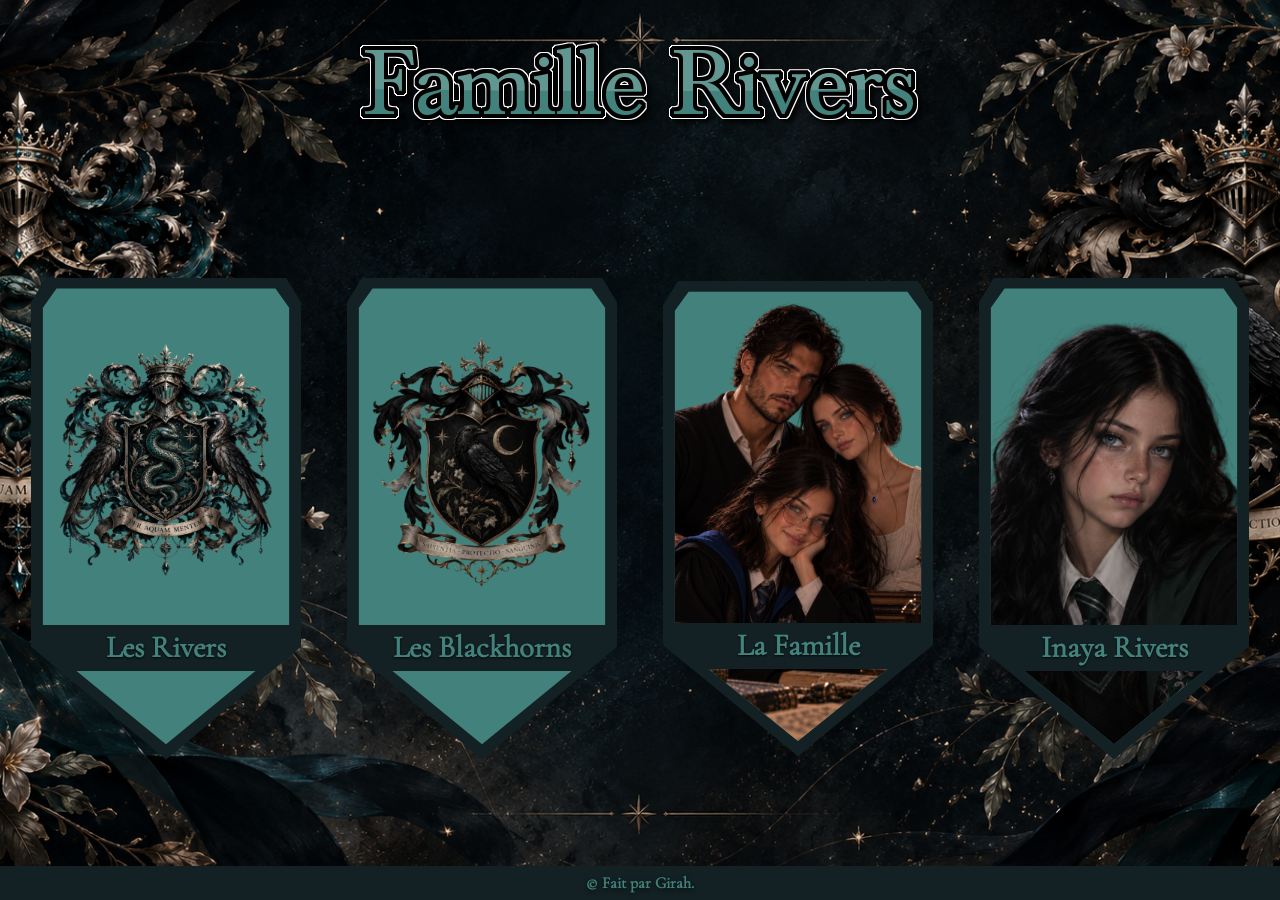
<file: index.html>
<!DOCTYPE html>
<html lang="en">
<head>
    <meta charset="UTF-8">
    <meta name="viewport" content="width=device-width, initial-scale=1.0">
    <title>La Famille Rivers</title>
    <link rel="stylesheet" href="css/style.css">
</head>
<body>

    <header>
        <img src="./img/titre_header.png" alt="Titre du site">
    </header>
    
    <main id="main-index">

       <div class="box-emblem" onclick="location.href='./pages/rivers.html';" style="cursor: pointer;">
            <div class="emblem-border">
                <img class="emblem" src="./img/embleme-rivers.png" alt="Embleme Rivers">
                <div class="emblem-text">Les Rivers</div> 
            </div>
        </div> 

        <div class="box-emblem" onclick="location.href='./pages/blackhorns.html';" style="cursor: pointer;">
            <div class="emblem-border">
                <img class="emblem" src="./img/embleme-blackhorns.png" alt="Embleme Blackhorns">
                <div class="emblem-text">Les Blackhorns</div> 
            </div>
        </div> 

        <div class="box-emblem" onclick="location.href='./pages/famille.html';" style="cursor: pointer;" >
            <div class="emblem-border">
                <img class="emblem" src="./img/parents.png" alt="Parents">
                <div class="emblem-text">La Famille</div>
            </div>
        </div>

        <div class="box-emblem" onclick="location.href='./pages/inaya.html';" style="cursor: pointer;">
            <div class="emblem-border">
                <img class="emblem" src="./img/inaya-portrait.png" alt="Profil Inaya">
                <div class="emblem-text">Inaya Rivers</div>
            </div>
        </div>
        
    </main>

    <footer>
        <p>&copy; Fait par Girah.</p>
    </footer>
</body>
</html>
</file>
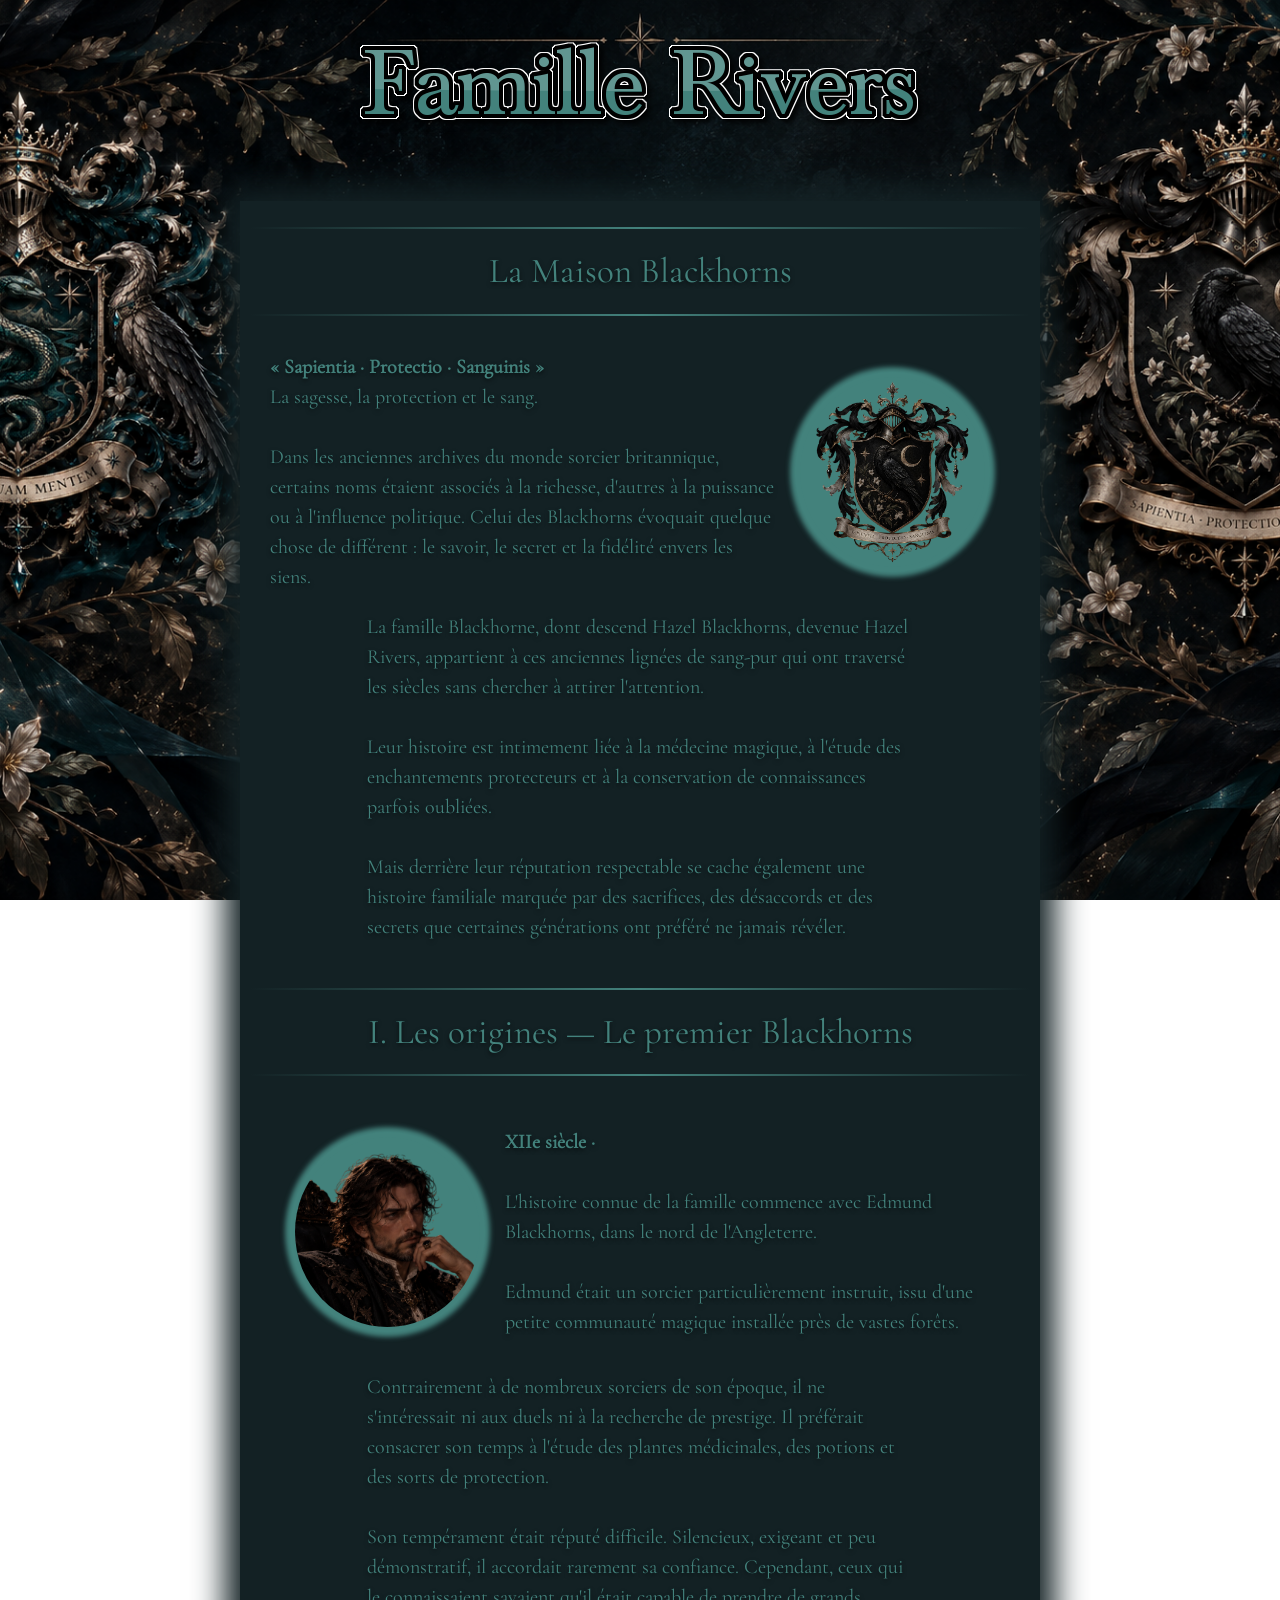
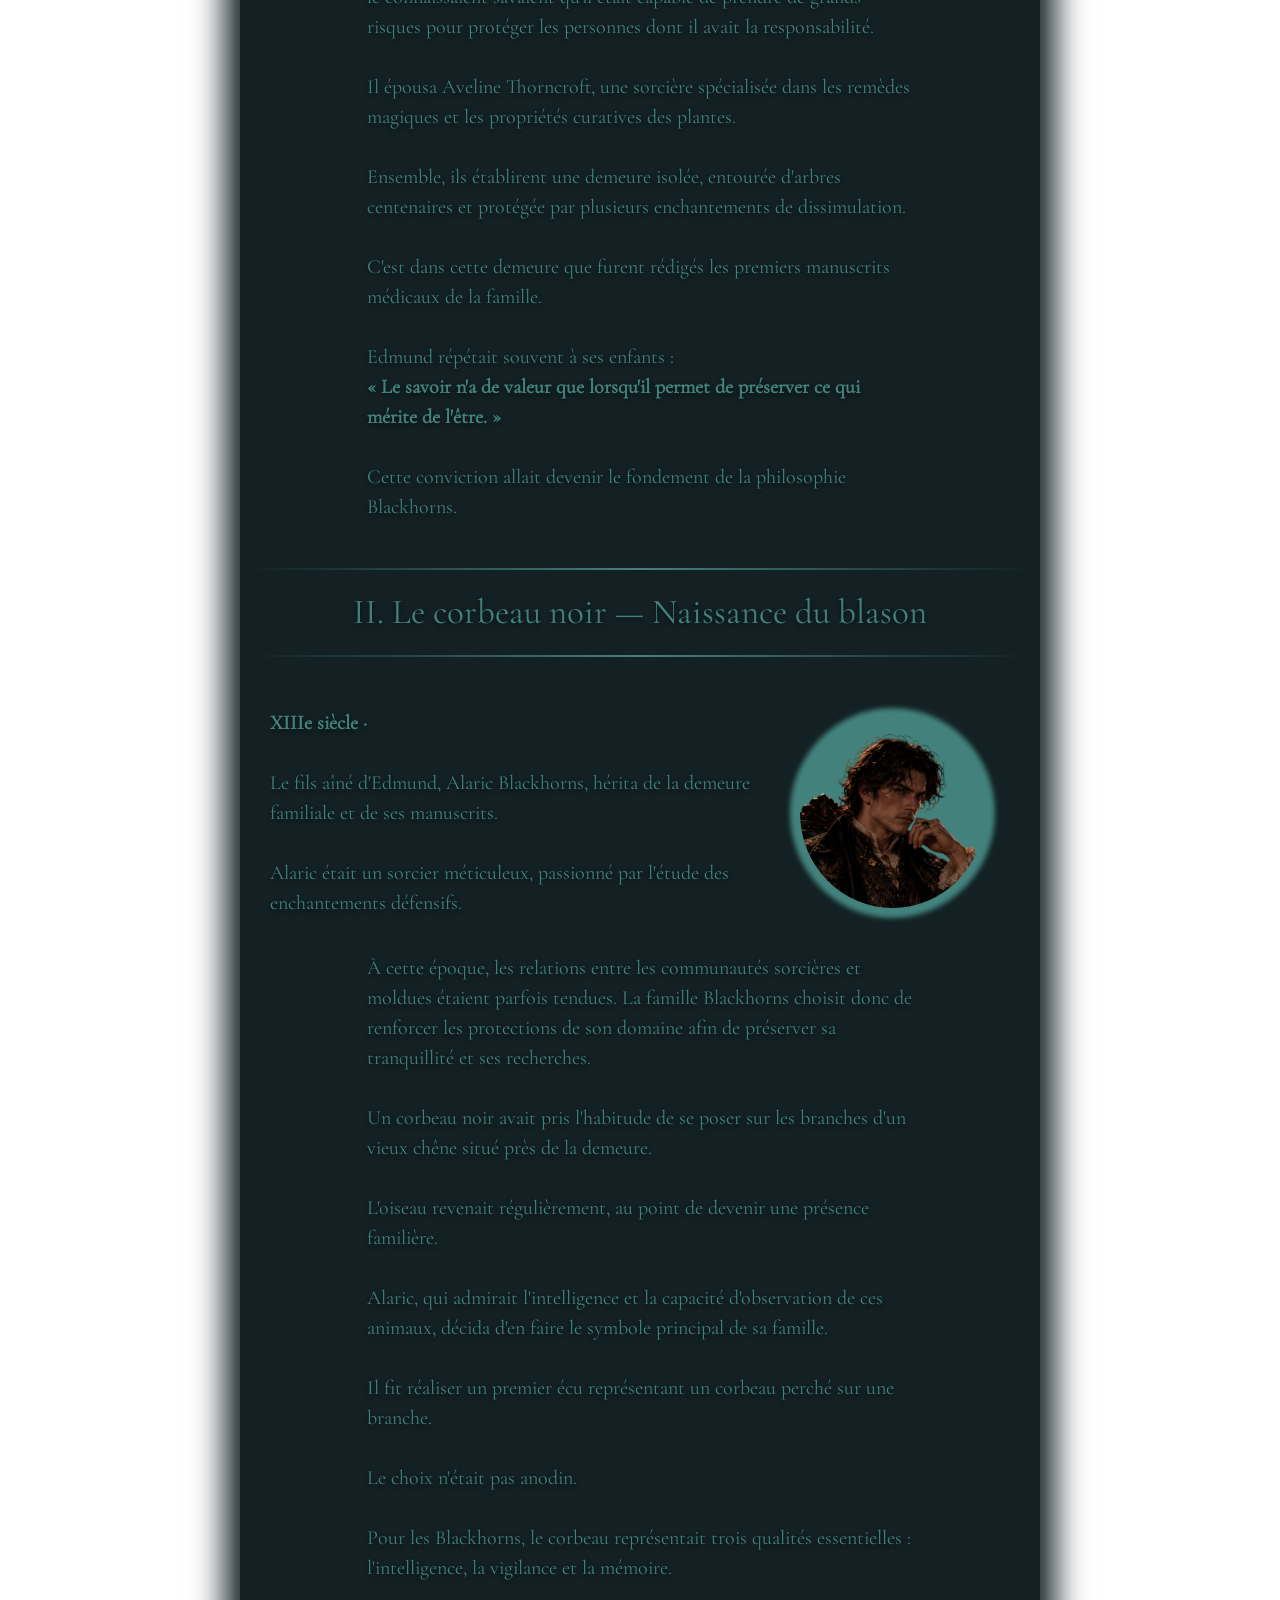
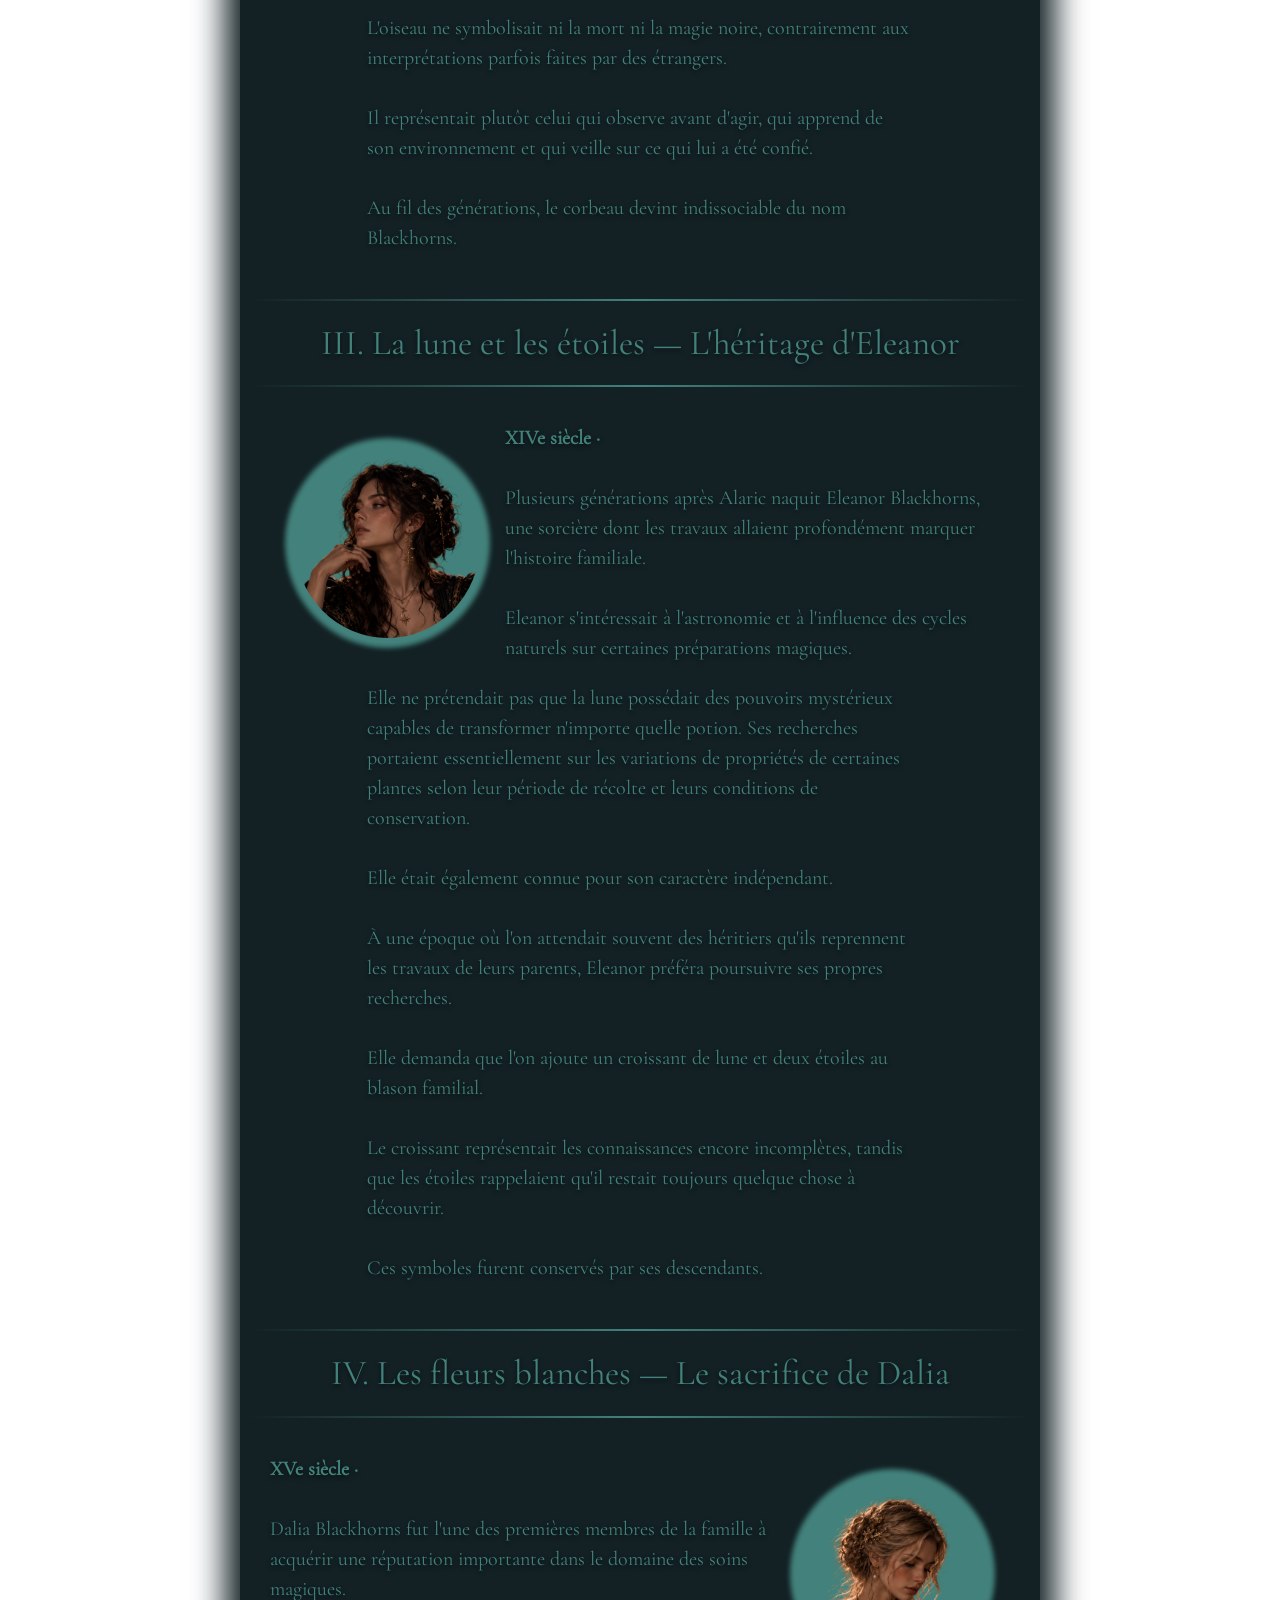
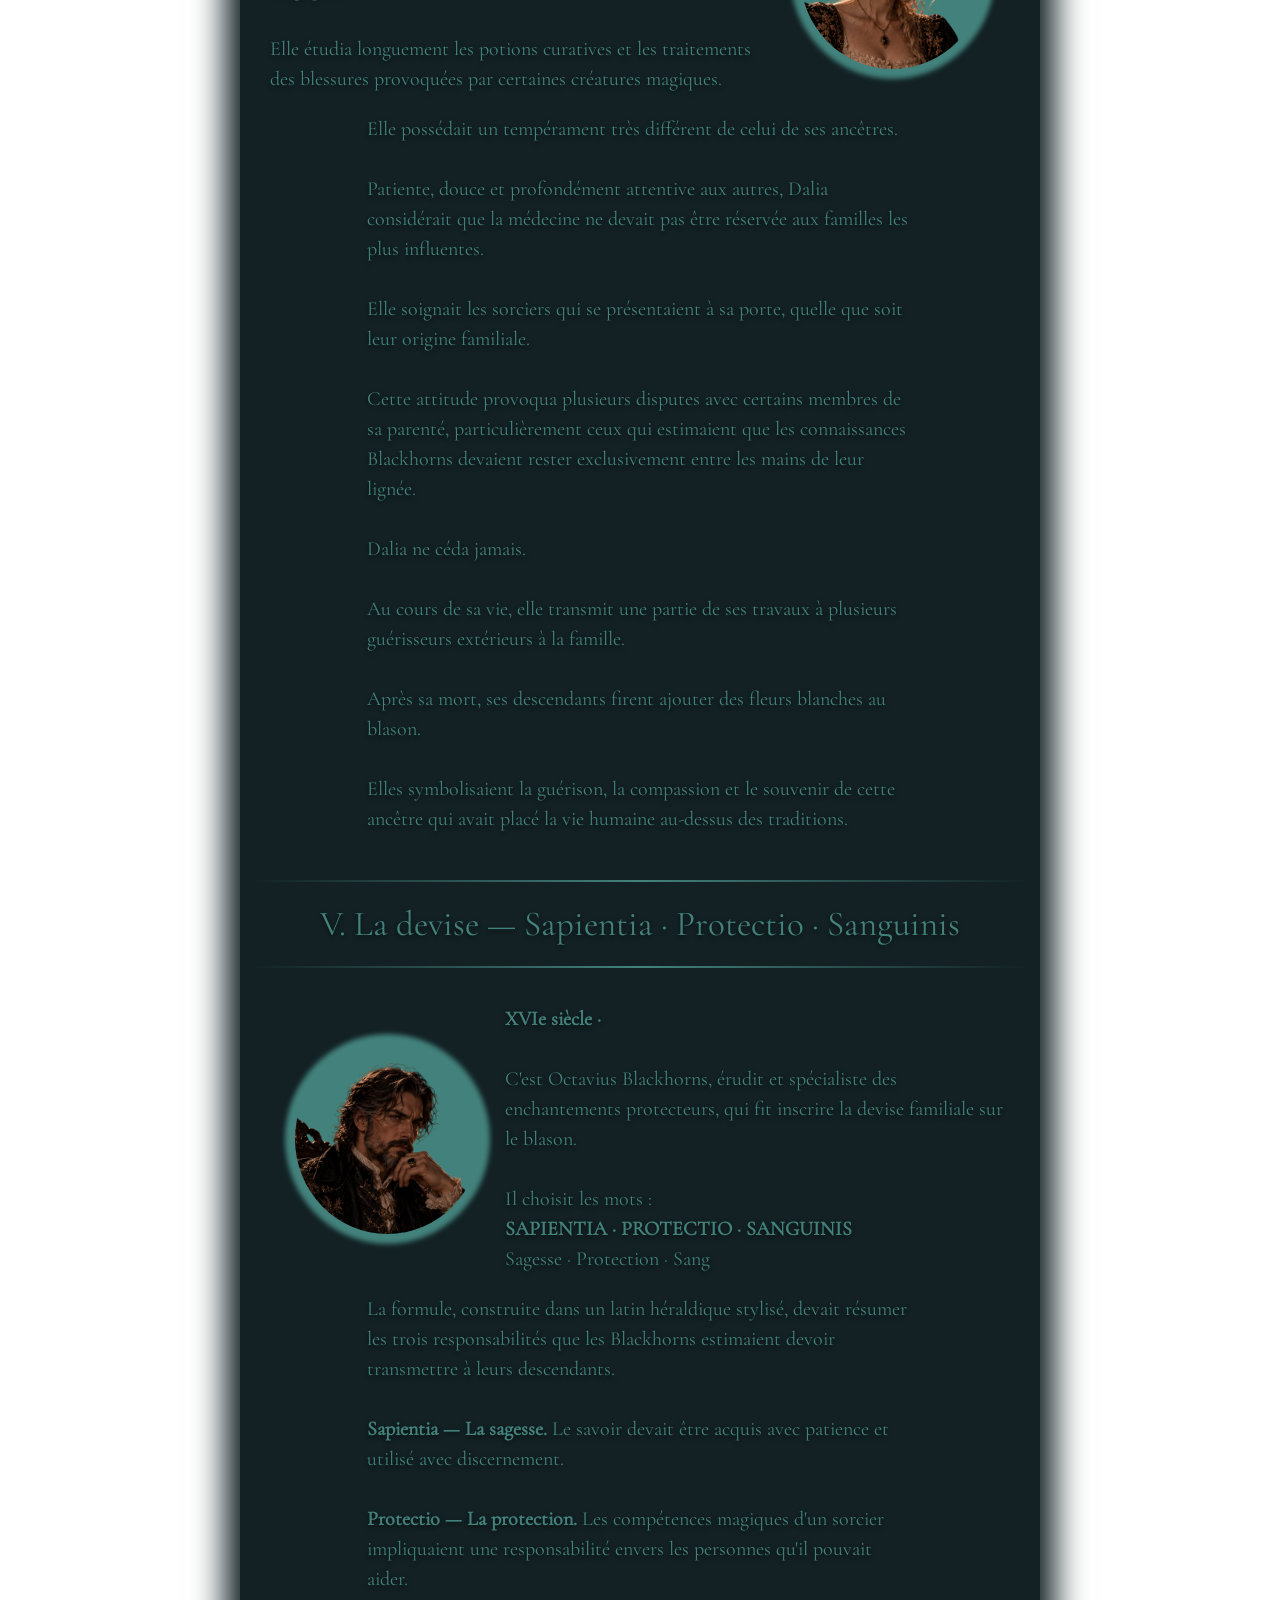
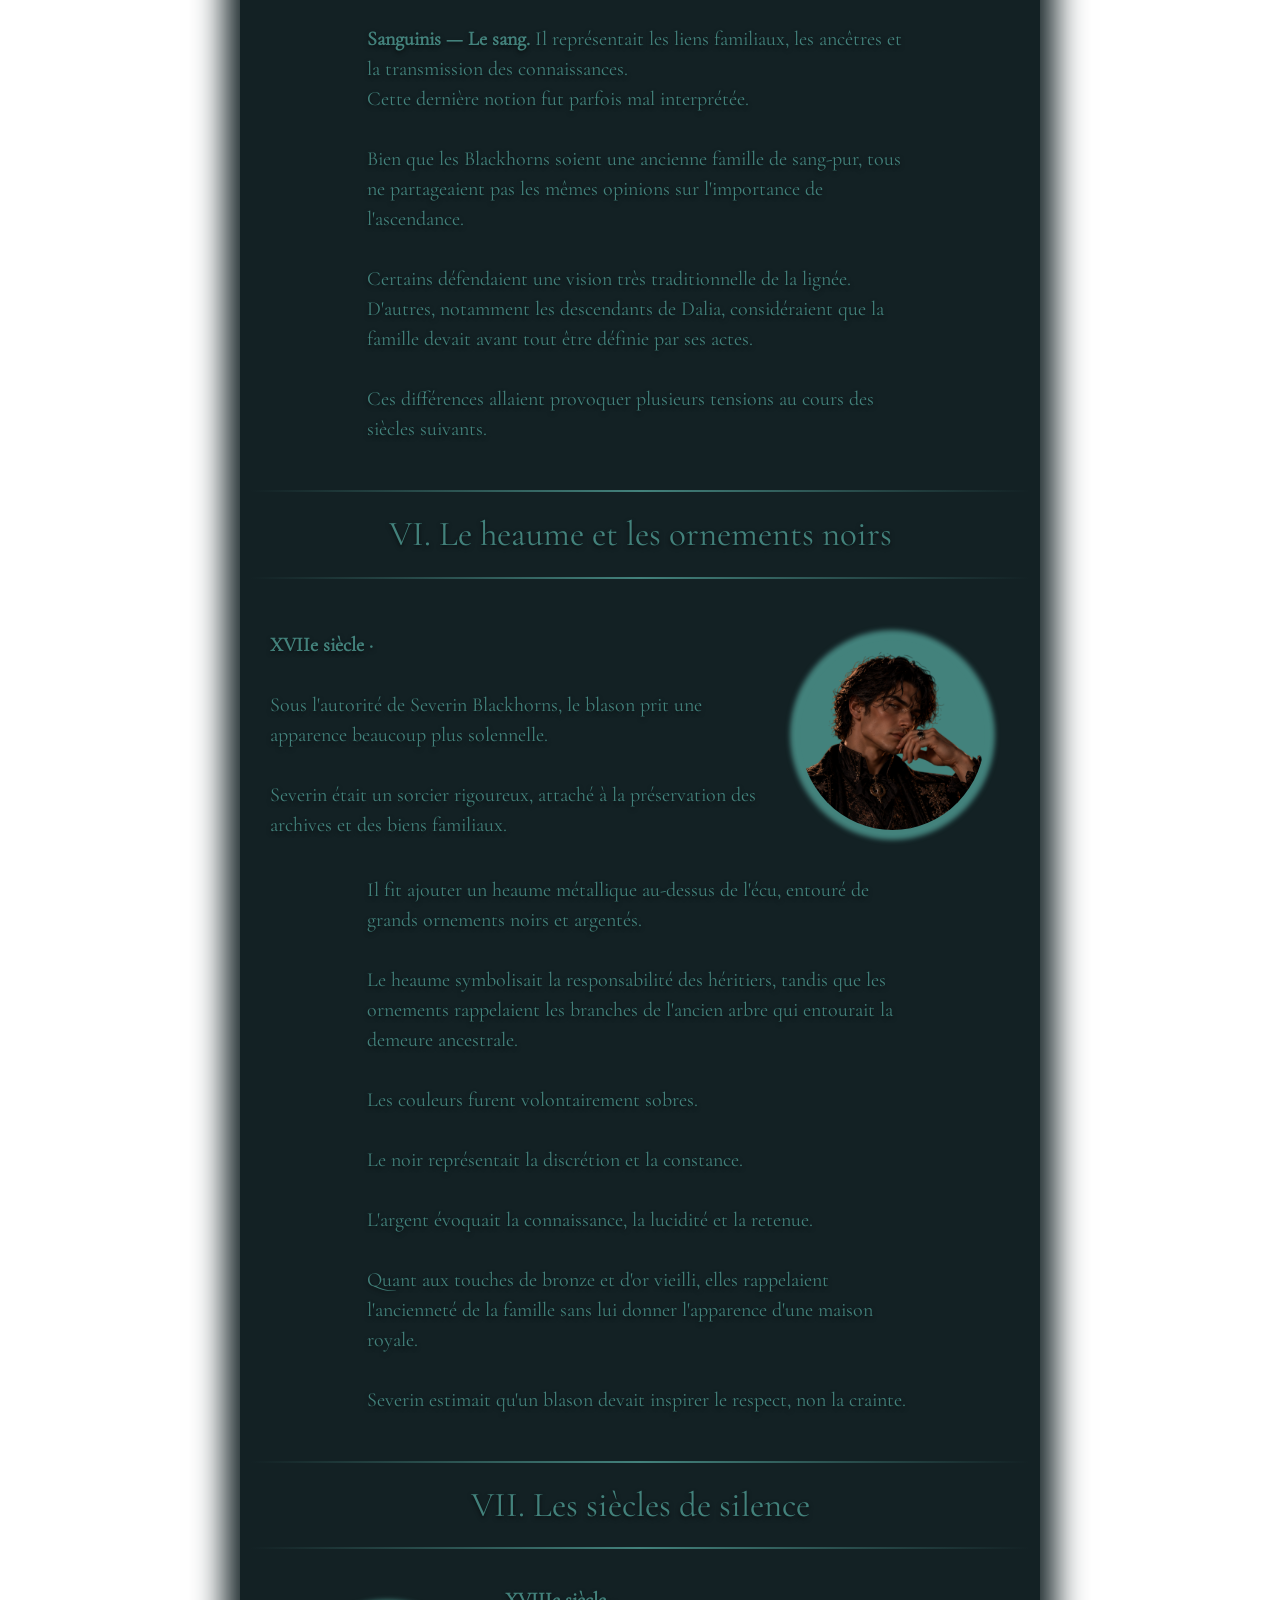
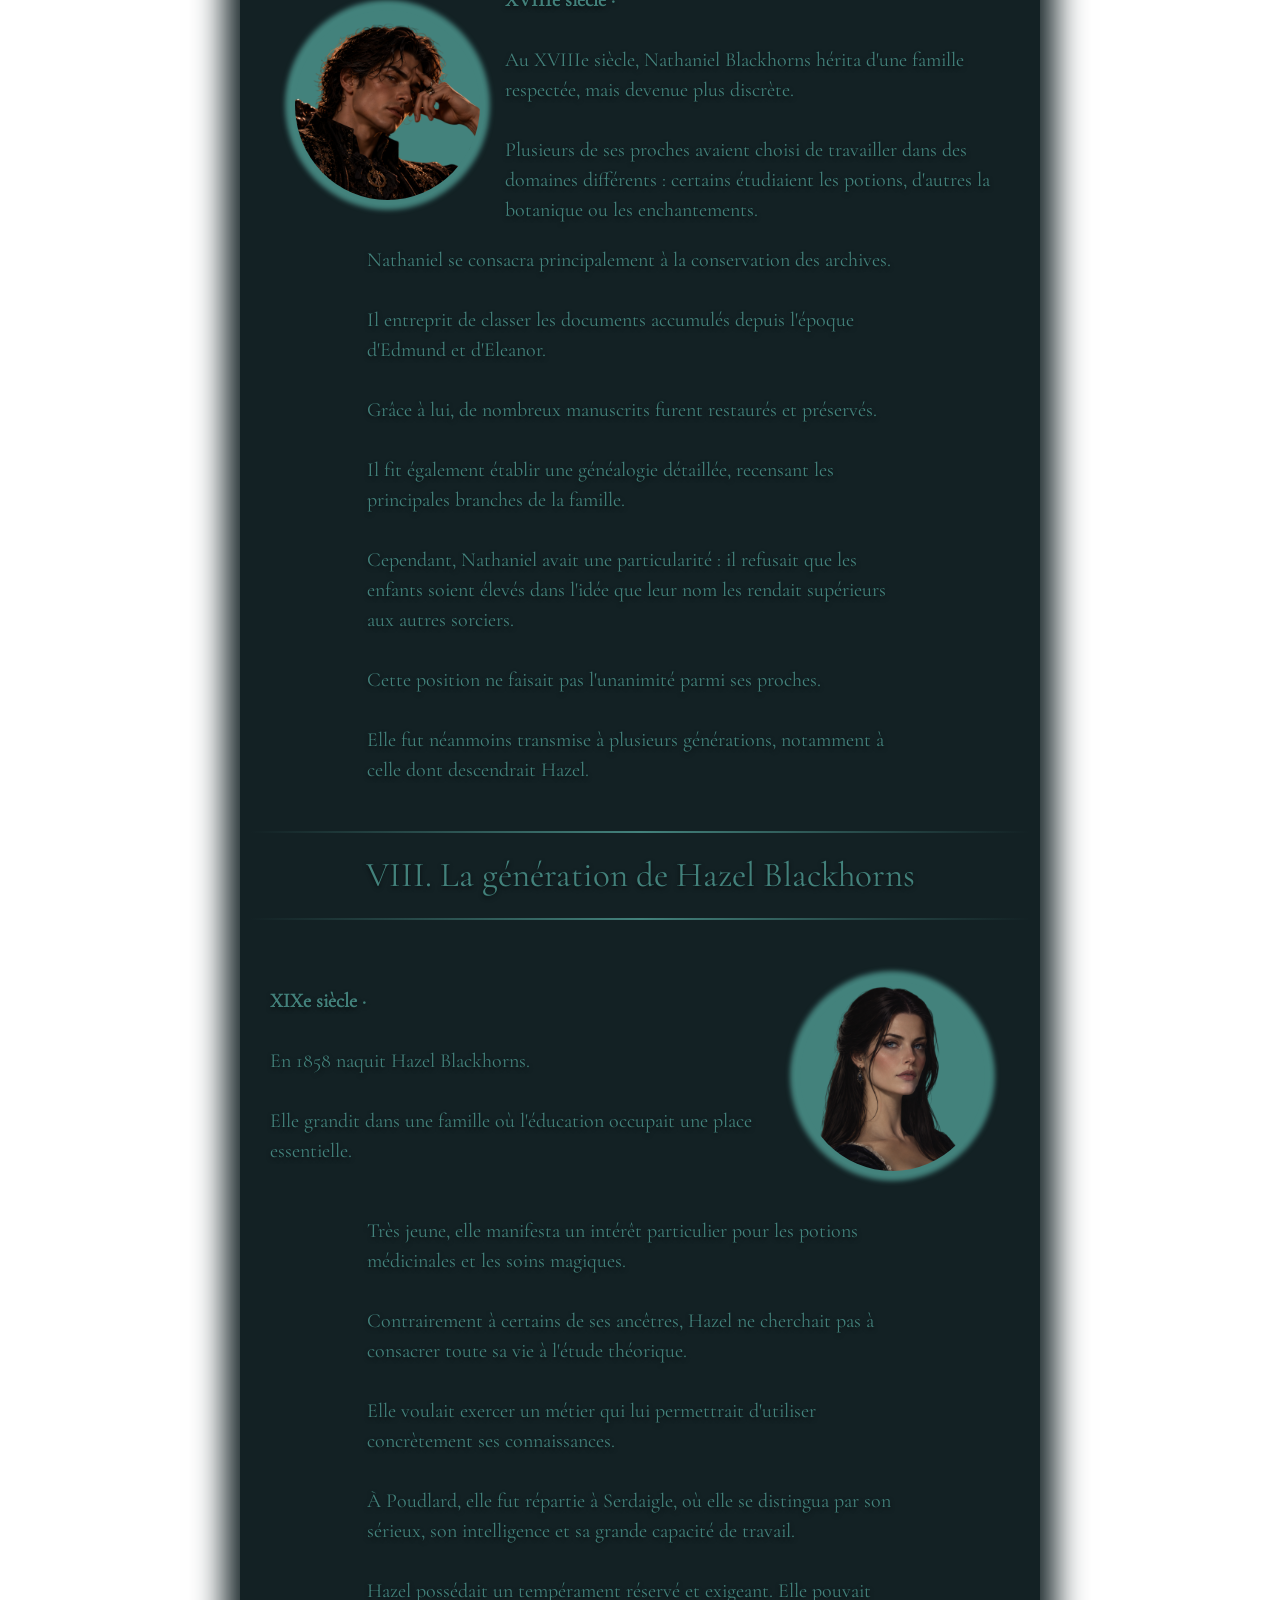
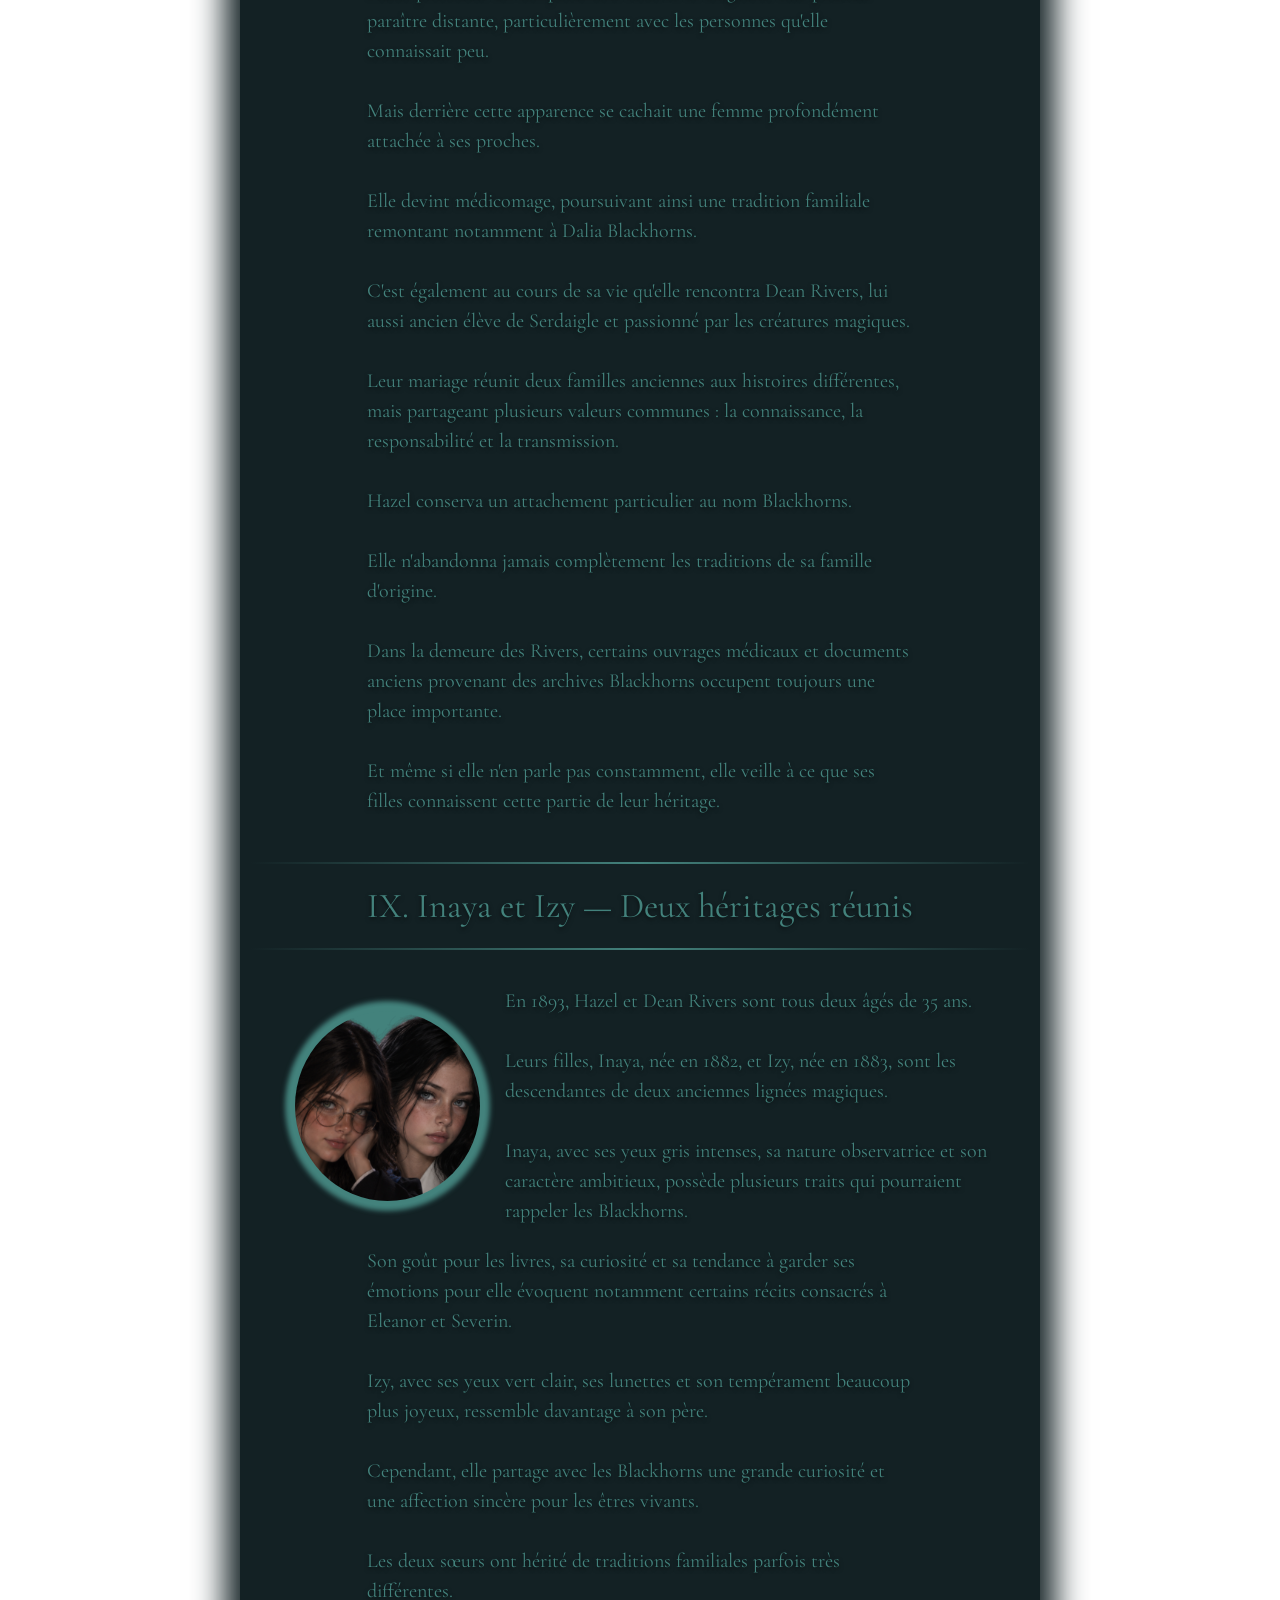
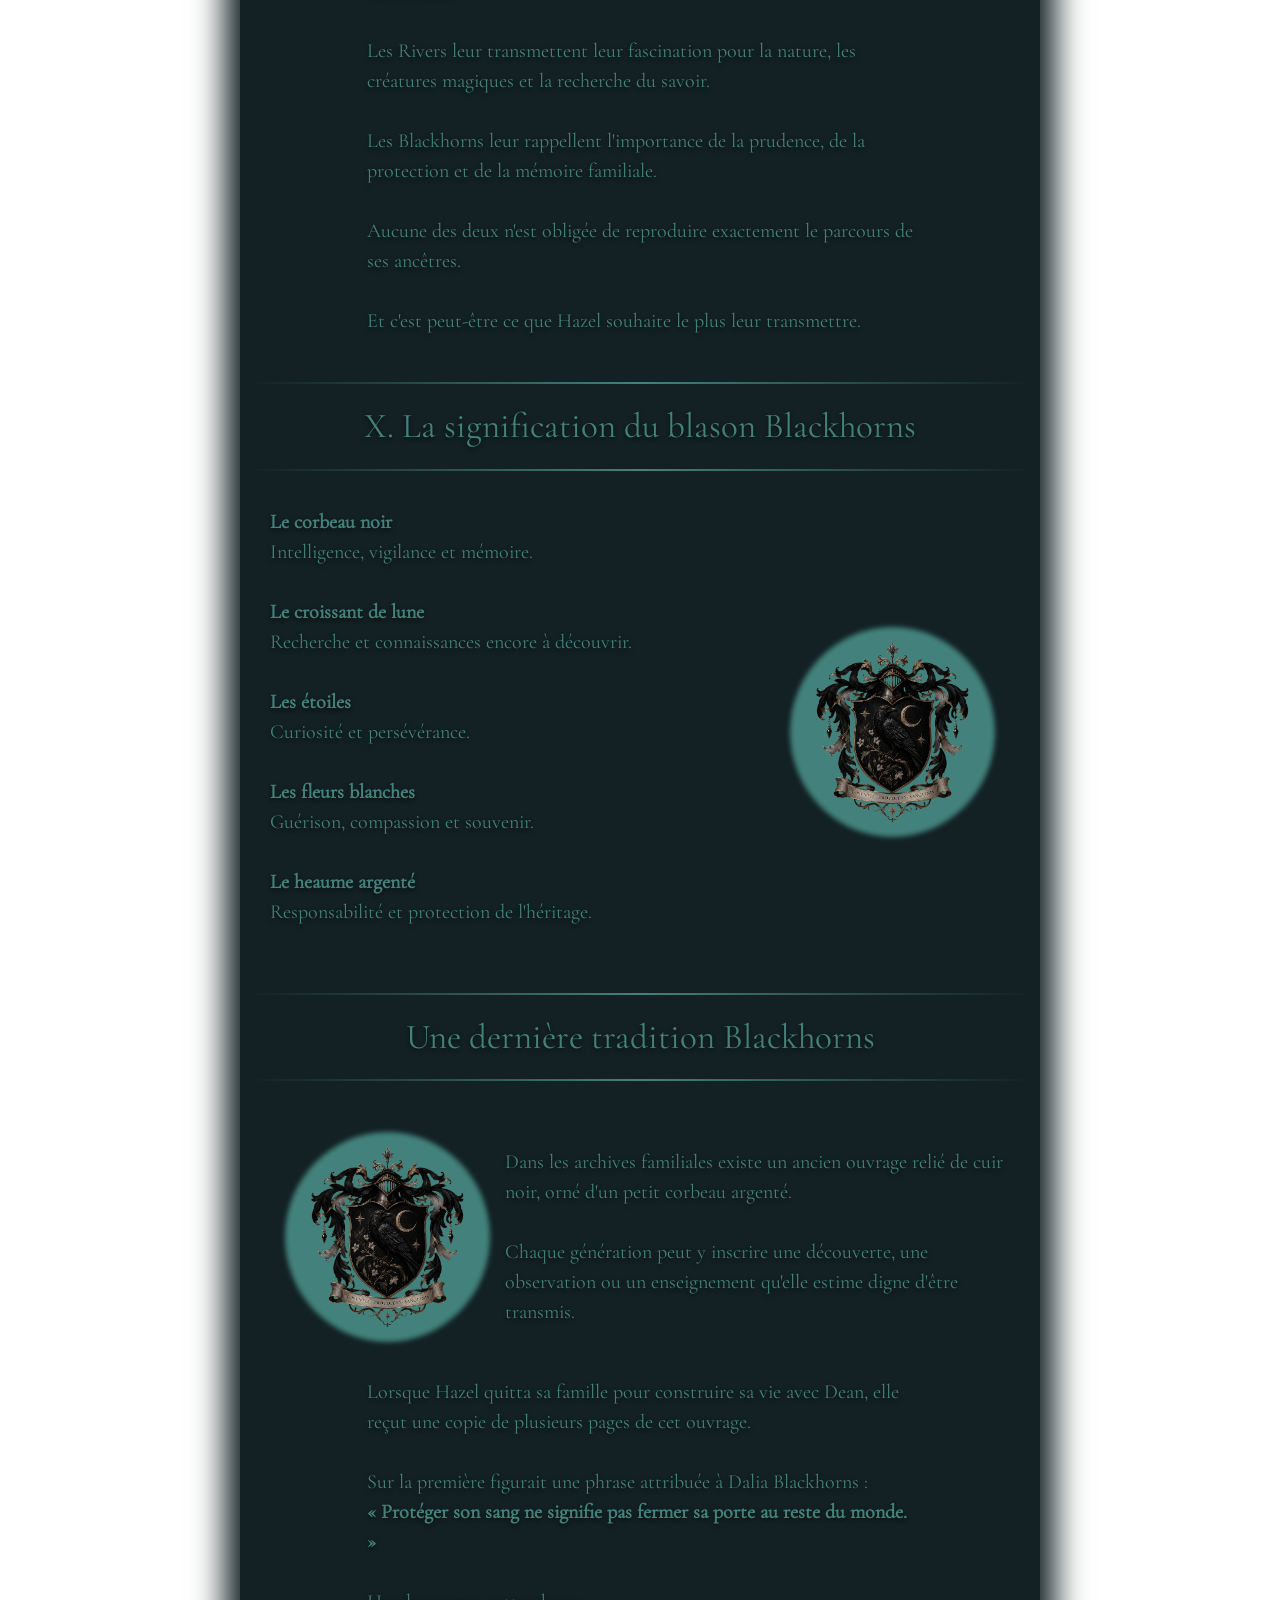
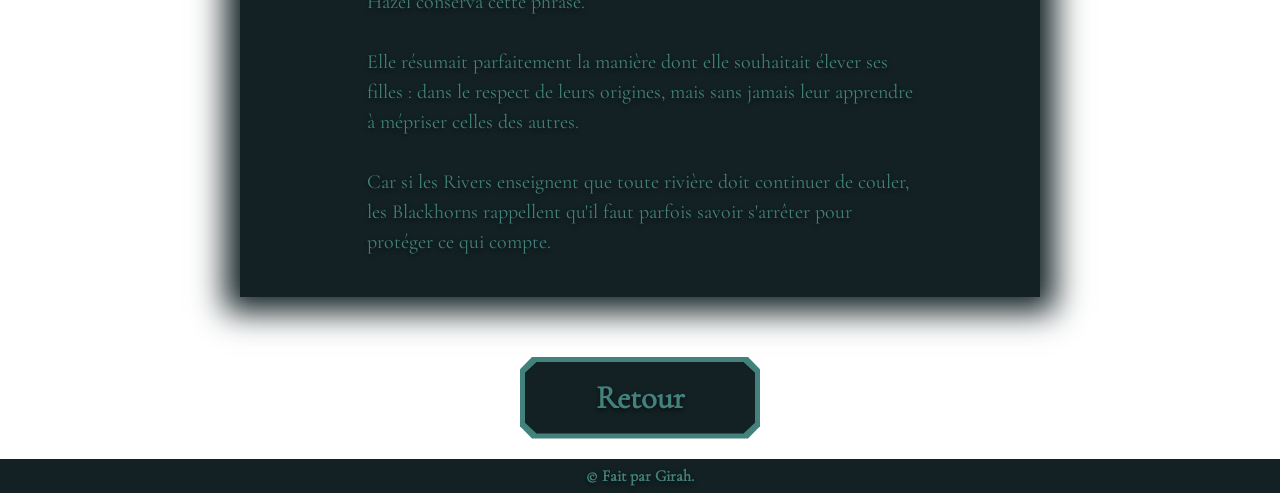
<file: pages/blackhorns.html>
<!DOCTYPE html>
<html lang="en">
<head>
    <meta charset="UTF-8">
    <meta name="viewport" content="width=device-width, initial-scale=1.0">
    <title>Les Blackhorns</title>
    <link rel="stylesheet" href="../css/style.css">
</head>
<body>

    <header>
        <img src="../img/titre_header.png" alt="Titre du site" onclick="location.href='../index.html';" style="cursor: pointer;">
    </header>
    
    <main class="main-histoire">


        <div class="paragraphe">

            <hr class="gold-divider">
            <div class="txt-titre">
                <p>La Maison Blackhorns</p>
            </div>
            <hr class="gold-divider">

            <div class="txt-img">
                <div  class="cercle">
                    <img src="../img/embleme-blackhorns-petit.png" alt="Blason">
                </div>
                <div class="txt-para"><b>« Sapientia · Protectio · Sanguinis »</b>
                    La sagesse, la protection et le sang.
                    
                    Dans les anciennes archives du monde sorcier britannique, certains noms étaient associés à la richesse, d'autres à la puissance ou à l'influence politique. Celui des Blackhorns évoquait quelque chose de différent : le savoir, le secret et la fidélité envers les siens. 
                </div>
            </div>
            <div class="txt-para">La famille Blackhorne, dont descend Hazel Blackhorns, devenue Hazel Rivers, appartient à ces anciennes lignées de sang-pur qui ont traversé les siècles sans chercher à attirer l'attention.

                    Leur histoire est intimement liée à la médecine magique, à l'étude des enchantements protecteurs et à la conservation de connaissances parfois oubliées.

                    Mais derrière leur réputation respectable se cache également une histoire familiale marquée par des sacrifices, des désaccords et des secrets que certaines générations ont préféré ne jamais révéler.
            
            </div>
            
            <hr class="gold-divider">
            <div class="txt-titre">
                <p>I. Les origines — Le premier Blackhorns</p>
            </div>
            <hr class="gold-divider">

            <div class="img-txt">
                <div  class="cercle">
                    <img src="../img/blackhorns-edmund.png" alt="Edmund">
                </div>
                <div class="txt-para"><b>XIIe siècle ·</b>

                    L'histoire connue de la famille commence avec Edmund Blackhorns, dans le nord de l'Angleterre.
                    
                    Edmund était un sorcier particulièrement instruit, issu d'une petite communauté magique installée près de vastes forêts.
                </div> 
            </div>
            <div class="txt-para">Contrairement à de nombreux sorciers de son époque, il ne s'intéressait ni aux duels ni à la recherche de prestige. Il préférait consacrer son temps à l'étude des plantes médicinales, des potions et des sorts de protection.
                    
                    Son tempérament était réputé difficile. Silencieux, exigeant et peu démonstratif, il accordait rarement sa confiance. Cependant, ceux qui le connaissaient savaient qu'il était capable de prendre de grands risques pour protéger les personnes dont il avait la responsabilité.
                    
                    Il épousa Aveline Thorncroft, une sorcière spécialisée dans les remèdes magiques et les propriétés curatives des plantes.
                    
                    Ensemble, ils établirent une demeure isolée, entourée d'arbres centenaires et protégée par plusieurs enchantements de dissimulation.
                    
                    C'est dans cette demeure que furent rédigés les premiers manuscrits médicaux de la famille.
                    
                    Edmund répétait souvent à ses enfants :
                    <b>« Le savoir n'a de valeur que lorsqu'il permet de préserver ce qui mérite de l'être. »</b>
                    
                    Cette conviction allait devenir le fondement de la philosophie Blackhorns.

            </div> 

            <hr class="gold-divider">
            <div class="txt-titre">
                <p>II. Le corbeau noir — Naissance du blason</p>
            </div>
            <hr class="gold-divider">

            <div class="txt-img">
                <div  class="cercle">
                    <img src="../img/blackhorns-alaric.png" alt="Alaric">
                </div>
                <div class="txt-para"><b>XIIIe siècle ·</b> 

                    Le fils aîné d'Edmund, Alaric Blackhorns, hérita de la demeure familiale et de ses manuscrits.

                    Alaric était un sorcier méticuleux, passionné par l'étude des enchantements défensifs.
                </div>
            </div>
            <div class="txt-para">À cette époque, les relations entre les communautés sorcières et moldues étaient parfois tendues. La famille Blackhorns choisit donc de renforcer les protections de son domaine afin de préserver sa tranquillité et ses recherches.

                    Un corbeau noir avait pris l'habitude de se poser sur les branches d'un vieux chêne situé près de la demeure.

                    L'oiseau revenait régulièrement, au point de devenir une présence familière.

                    Alaric, qui admirait l'intelligence et la capacité d'observation de ces animaux, décida d'en faire le symbole principal de sa famille.

                    Il fit réaliser un premier écu représentant un corbeau perché sur une branche.

                    Le choix n'était pas anodin.

                    Pour les Blackhorns, le corbeau représentait trois qualités essentielles : l'intelligence, la vigilance et la mémoire.

                    L'oiseau ne symbolisait ni la mort ni la magie noire, contrairement aux interprétations parfois faites par des étrangers.

                    Il représentait plutôt celui qui observe avant d'agir, qui apprend de son environnement et qui veille sur ce qui lui a été confié.

                    Au fil des générations, le corbeau devint indissociable du nom Blackhorns.

            </div>

            <hr class="gold-divider">
            <div class="txt-titre">
                <p>III. La lune et les étoiles — L'héritage d'Eleanor</p>
            </div>
            <hr class="gold-divider">

            <div class="img-txt">
                <div  class="cercle">
                    <img src="../img/blackhorns-eleanor.png" alt="Eleanor">
                </div>
                <div class="txt-para"><b>XIVe siècle ·</b>

                    Plusieurs générations après Alaric naquit Eleanor Blackhorns, une sorcière dont les travaux allaient profondément marquer l'histoire familiale.

                    Eleanor s'intéressait à l'astronomie et à l'influence des cycles naturels sur certaines préparations magiques.
                </div> 
            </div>
            <div class="txt-para">Elle ne prétendait pas que la lune possédait des pouvoirs mystérieux capables de transformer n'importe quelle potion. Ses recherches portaient essentiellement sur les variations de propriétés de certaines plantes selon leur période de récolte et leurs conditions de conservation.

                    Elle était également connue pour son caractère indépendant.

                    À une époque où l'on attendait souvent des héritiers qu'ils reprennent les travaux de leurs parents, Eleanor préféra poursuivre ses propres recherches.

                    Elle demanda que l'on ajoute un croissant de lune et deux étoiles au blason familial.

                    Le croissant représentait les connaissances encore incomplètes, tandis que les étoiles rappelaient qu'il restait toujours quelque chose à découvrir.

                    Ces symboles furent conservés par ses descendants.

            </div> 
         
            <hr class="gold-divider">
            <div class="txt-titre">
                <p>IV. Les fleurs blanches — Le sacrifice de Dalia</p>
            </div>
            <hr class="gold-divider">

            <div class="txt-img">
                <div  class="cercle">
                    <img src="../img/blackhorns-dalia.png" alt="Dalia">
                </div>
                <div class="txt-para"><b>XVe siècle ·</b> 

                    Dalia Blackhorns fut l'une des premières membres de la famille à acquérir une réputation importante dans le domaine des soins magiques.

                    Elle étudia longuement les potions curatives et les traitements des blessures provoquées par certaines créatures magiques.
                </div>
            </div>
            <div class="txt-para">Elle possédait un tempérament très différent de celui de ses ancêtres.

                   Patiente, douce et profondément attentive aux autres, Dalia considérait que la médecine ne devait pas être réservée aux familles les plus influentes.

                   Elle soignait les sorciers qui se présentaient à sa porte, quelle que soit leur origine familiale.

                   Cette attitude provoqua plusieurs disputes avec certains membres de sa parenté, particulièrement ceux qui estimaient que les connaissances Blackhorns devaient rester exclusivement entre les mains de leur lignée.

                   Dalia ne céda jamais.

                   Au cours de sa vie, elle transmit une partie de ses travaux à plusieurs guérisseurs extérieurs à la famille.

                   Après sa mort, ses descendants firent ajouter des fleurs blanches au blason.

                   Elles symbolisaient la guérison, la compassion et le souvenir de cette ancêtre qui avait placé la vie humaine au-dessus des traditions.

            </div>
            
            <hr class="gold-divider">
            <div class="txt-titre">
                <p>V. La devise — Sapientia · Protectio · Sanguinis</p>
            </div>
            <hr class="gold-divider">

            <div class="img-txt">
                <div  class="cercle">
                    <img src="../img/blackhorns-octavius.png" alt="Octavius">
                </div>
                <div class="txt-para"><b>XVIe siècle · </b>

                    C'est Octavius Blackhorns, érudit et spécialiste des enchantements protecteurs, qui fit inscrire la devise familiale sur le blason.
                
                    Il choisit les mots :
                    <b>SAPIENTIA · PROTECTIO · SANGUINIS</b>
                    Sagesse · Protection · Sang
                </div> 
            </div>
            <div class="txt-para">La formule, construite dans un latin héraldique stylisé, devait résumer les trois responsabilités que les Blackhorns estimaient devoir transmettre à leurs descendants.

                    <b>Sapientia — La sagesse.</b> Le savoir devait être acquis avec patience et utilisé avec discernement.

                    <b>Protectio — La protection.</b> Les compétences magiques d'un sorcier impliquaient une responsabilité envers les personnes qu'il pouvait aider.

                    <b>Sanguinis — Le sang.</b> Il représentait les liens familiaux, les ancêtres et la transmission des connaissances.
                    Cette dernière notion fut parfois mal interprétée.

                    Bien que les Blackhorns soient une ancienne famille de sang-pur, tous ne partageaient pas les mêmes opinions sur l'importance de l'ascendance.

                    Certains défendaient une vision très traditionnelle de la lignée. D'autres, notamment les descendants de Dalia, considéraient que la famille devait avant tout être définie par ses actes.

                    Ces différences allaient provoquer plusieurs tensions au cours des siècles suivants.

            </div> 

            <hr class="gold-divider">
            <div class="txt-titre">
                <p>VI. Le heaume et les ornements noirs</p>
            </div>
            <hr class="gold-divider">

            <div class="txt-img">
                <div  class="cercle">
                    <img src="../img/blackhorns-severin.png" alt="Severin">
                </div>
                <div class="txt-para"><b>XVIIe siècle · </b>

                    Sous l'autorité de Severin Blackhorns, le blason prit une apparence beaucoup plus solennelle.

                    Severin était un sorcier rigoureux, attaché à la préservation des archives et des biens familiaux.
                </div>
            </div>
            <div class="txt-para">Il fit ajouter un heaume métallique au-dessus de l'écu, entouré de grands ornements noirs et argentés.

                   Le heaume symbolisait la responsabilité des héritiers, tandis que les ornements rappelaient les branches de l'ancien arbre qui entourait la demeure ancestrale.

                   Les couleurs furent volontairement sobres.

                   Le noir représentait la discrétion et la constance.

                   L'argent évoquait la connaissance, la lucidité et la retenue.

                   Quant aux touches de bronze et d'or vieilli, elles rappelaient l'ancienneté de la famille sans lui donner l'apparence d'une maison royale.

                   Severin estimait qu'un blason devait inspirer le respect, non la crainte.

            </div>
            
            <hr class="gold-divider">
            <div class="txt-titre">
                <p>VII. Les siècles de silence</p>
            </div>
            <hr class="gold-divider">

            <div class="img-txt">
                <div  class="cercle">
                    <img src="../img/blackhorns-nathaniel.png" alt="Nathaniel">
                </div>
                <div class="txt-para"><b>XVIIIe siècle ·</b>

                    Au XVIIIe siècle, Nathaniel Blackhorns hérita d'une famille respectée, mais devenue plus discrète.

                    Plusieurs de ses proches avaient choisi de travailler dans des domaines différents : certains étudiaient les potions, d'autres la botanique ou les enchantements.
                </div> 
            </div>
            <div class="txt-para">Nathaniel se consacra principalement à la conservation des archives.

                    Il entreprit de classer les documents accumulés depuis l'époque d'Edmund et d'Eleanor.

                    Grâce à lui, de nombreux manuscrits furent restaurés et préservés.

                    Il fit également établir une généalogie détaillée, recensant les principales branches de la famille.

                    Cependant, Nathaniel avait une particularité : il refusait que les enfants soient élevés dans l'idée que leur nom les rendait supérieurs aux autres sorciers.

                    Cette position ne faisait pas l'unanimité parmi ses proches.

                    Elle fut néanmoins transmise à plusieurs générations, notamment à celle dont descendrait Hazel.
                    
            </div> 

            <hr class="gold-divider">
            <div class="txt-titre">
                <p>VIII. La génération de Hazel Blackhorns</p>
            </div>
            <hr class="gold-divider">

            <div class="txt-img">
                <div  class="cercle">
                    <img src="../img/hazel.png" alt="Hazel">
                </div>
                <div class="txt-para"><b>XIXe siècle · </b>

                    En 1858 naquit Hazel Blackhorns.

                    Elle grandit dans une famille où l'éducation occupait une place essentielle.
                </div>
            </div>
            <div class="txt-para">Très jeune, elle manifesta un intérêt particulier pour les potions médicinales et les soins magiques.

                   Contrairement à certains de ses ancêtres, Hazel ne cherchait pas à consacrer toute sa vie à l'étude théorique.

                   Elle voulait exercer un métier qui lui permettrait d'utiliser concrètement ses connaissances.

                   À Poudlard, elle fut répartie à Serdaigle, où elle se distingua par son sérieux, son intelligence et sa grande capacité de travail.

                   Hazel possédait un tempérament réservé et exigeant. Elle pouvait paraître distante, particulièrement avec les personnes qu'elle connaissait peu.

                   Mais derrière cette apparence se cachait une femme profondément attachée à ses proches.

                   Elle devint médicomage, poursuivant ainsi une tradition familiale remontant notamment à Dalia Blackhorns.

                   C'est également au cours de sa vie qu'elle rencontra Dean Rivers, lui aussi ancien élève de Serdaigle et passionné par les créatures magiques.

                   Leur mariage réunit deux familles anciennes aux histoires différentes, mais partageant plusieurs valeurs communes : la connaissance, la responsabilité et la transmission.

                   Hazel conserva un attachement particulier au nom Blackhorns.

                   Elle n'abandonna jamais complètement les traditions de sa famille d'origine.

                   Dans la demeure des Rivers, certains ouvrages médicaux et documents anciens provenant des archives Blackhorns occupent toujours une place importante.

                   Et même si elle n'en parle pas constamment, elle veille à ce que ses filles connaissent cette partie de leur héritage.

            </div>

            <hr class="gold-divider">
            <div class="txt-titre">
                <p>IX. Inaya et Izy — Deux héritages réunis</p>
            </div>
            <hr class="gold-divider">

            <div class="img-txt">
                <div  class="cercle">
                    <img src="../img/inizy.png" alt="Inaya et Izy">
                </div>
                <div class="txt-para">En 1893, Hazel et Dean Rivers sont tous deux âgés de 35 ans.

                    Leurs filles, Inaya, née en 1882, et Izy, née en 1883, sont les descendantes de deux anciennes lignées magiques.

                    Inaya, avec ses yeux gris intenses, sa nature observatrice et son caractère ambitieux, possède plusieurs traits qui pourraient rappeler les Blackhorns.
                </div> 
            </div>
            <div class="txt-para">Son goût pour les livres, sa curiosité et sa tendance à garder ses émotions pour elle évoquent notamment certains récits consacrés à Eleanor et Severin.

                    Izy, avec ses yeux vert clair, ses lunettes et son tempérament beaucoup plus joyeux, ressemble davantage à son père.

                    Cependant, elle partage avec les Blackhorns une grande curiosité et une affection sincère pour les êtres vivants.

                    Les deux sœurs ont hérité de traditions familiales parfois très différentes.

                    Les Rivers leur transmettent leur fascination pour la nature, les créatures magiques et la recherche du savoir.

                    Les Blackhorns leur rappellent l'importance de la prudence, de la protection et de la mémoire familiale.

                    Aucune des deux n'est obligée de reproduire exactement le parcours de ses ancêtres.

                    Et c'est peut-être ce que Hazel souhaite le plus leur transmettre.
                    
            </div> 

            <hr class="gold-divider">
            <div class="txt-titre">
                <p>X. La signification du blason Blackhorns</p>
            </div>
            <hr class="gold-divider">

            <div class="txt-img">
                <div  class="cercle">
                    <img src="../img/embleme-blackhorns-petit.png" alt="Emblème Blackhorns">
                </div>
                <div class="txt-para"><b>Le corbeau noir</b>
                    Intelligence, vigilance et mémoire.

                    <b>Le croissant de lune</b>
                    Recherche et connaissances encore à découvrir.

                    <b>Les étoiles</b>
                    Curiosité et persévérance.

                    <b>Les fleurs blanches</b>
                    Guérison, compassion et souvenir.

                    <b>Le heaume argenté</b>
                    Responsabilité et protection de l'héritage.

                </div>
            </div>

            <hr class="gold-divider">
            <div class="txt-titre">
                <p>Une dernière tradition Blackhorns</p>
            </div>
            <hr class="gold-divider">

            <div class="img-txt">
                <div  class="cercle">
                    <img src="../img/embleme-blackhorns-petit.png" alt="Emblème Blackhorns">
                </div>
                <div class="txt-para">Dans les archives familiales existe un ancien ouvrage relié de cuir noir, orné d'un petit corbeau argenté.

                    Chaque génération peut y inscrire une découverte, une observation ou un enseignement qu'elle estime digne d'être transmis.
                </div> 
            </div>
            <div class="txt-para">Lorsque Hazel quitta sa famille pour construire sa vie avec Dean, elle reçut une copie de plusieurs pages de cet ouvrage.

                    Sur la première figurait une phrase attribuée à Dalia Blackhorns :
                    <b>« Protéger son sang ne signifie pas fermer sa porte au reste du monde. »</b>

                    Hazel conserva cette phrase.

                    Elle résumait parfaitement la manière dont elle souhaitait élever ses filles : dans le respect de leurs origines, mais sans jamais leur apprendre à mépriser celles des autres.

                    Car si les Rivers enseignent que toute rivière doit continuer de couler, les Blackhorns rappellent qu'il faut parfois savoir s'arrêter pour protéger ce qui compte.
                    
            </div> 
        </div>

       <div class="box-emblem btn-retour" onclick="location.href='../index.html';" style="cursor: pointer;">
            <div class="btn-emblem-border">
                <p class="btn-emblem">Retour</p>
            </div>
        </div>
    </main>

    <footer>
        <p>&copy; Fait par Girah.</p>
    </footer>
</body>
</html>
</file>
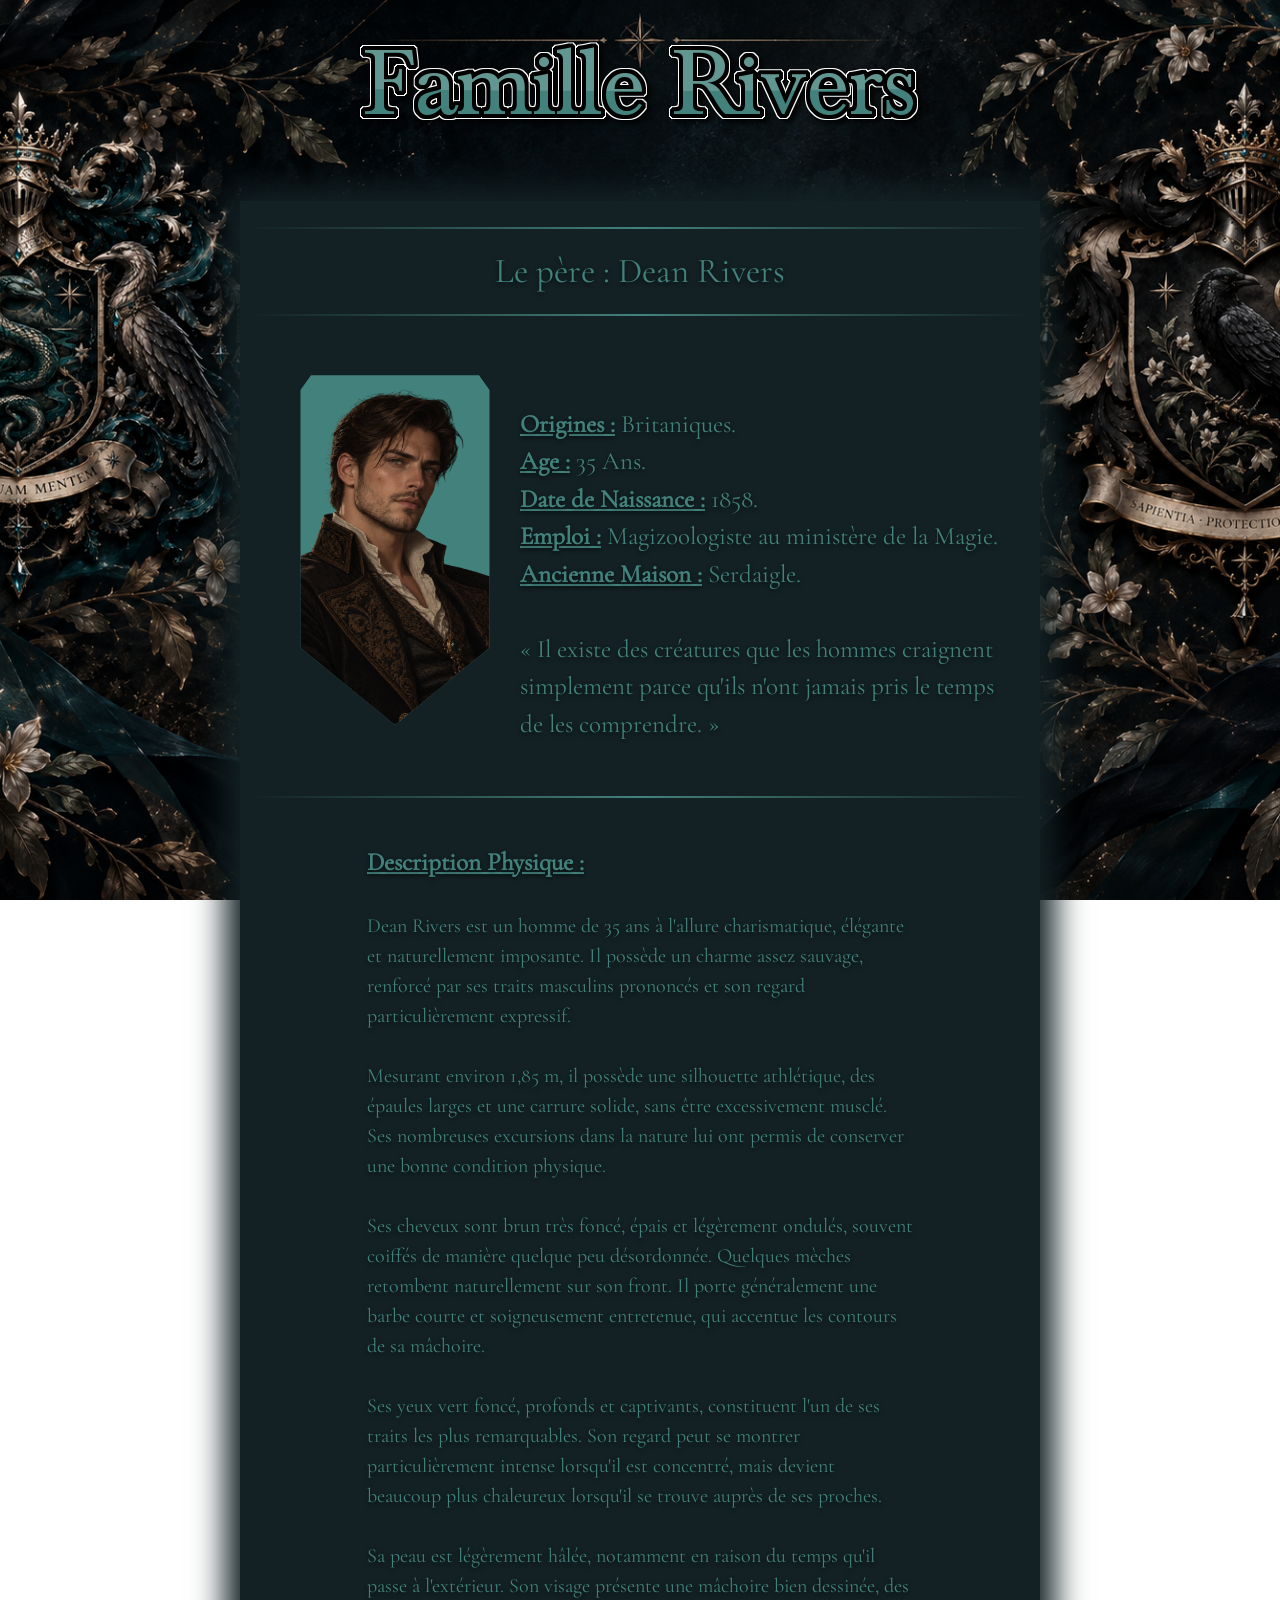
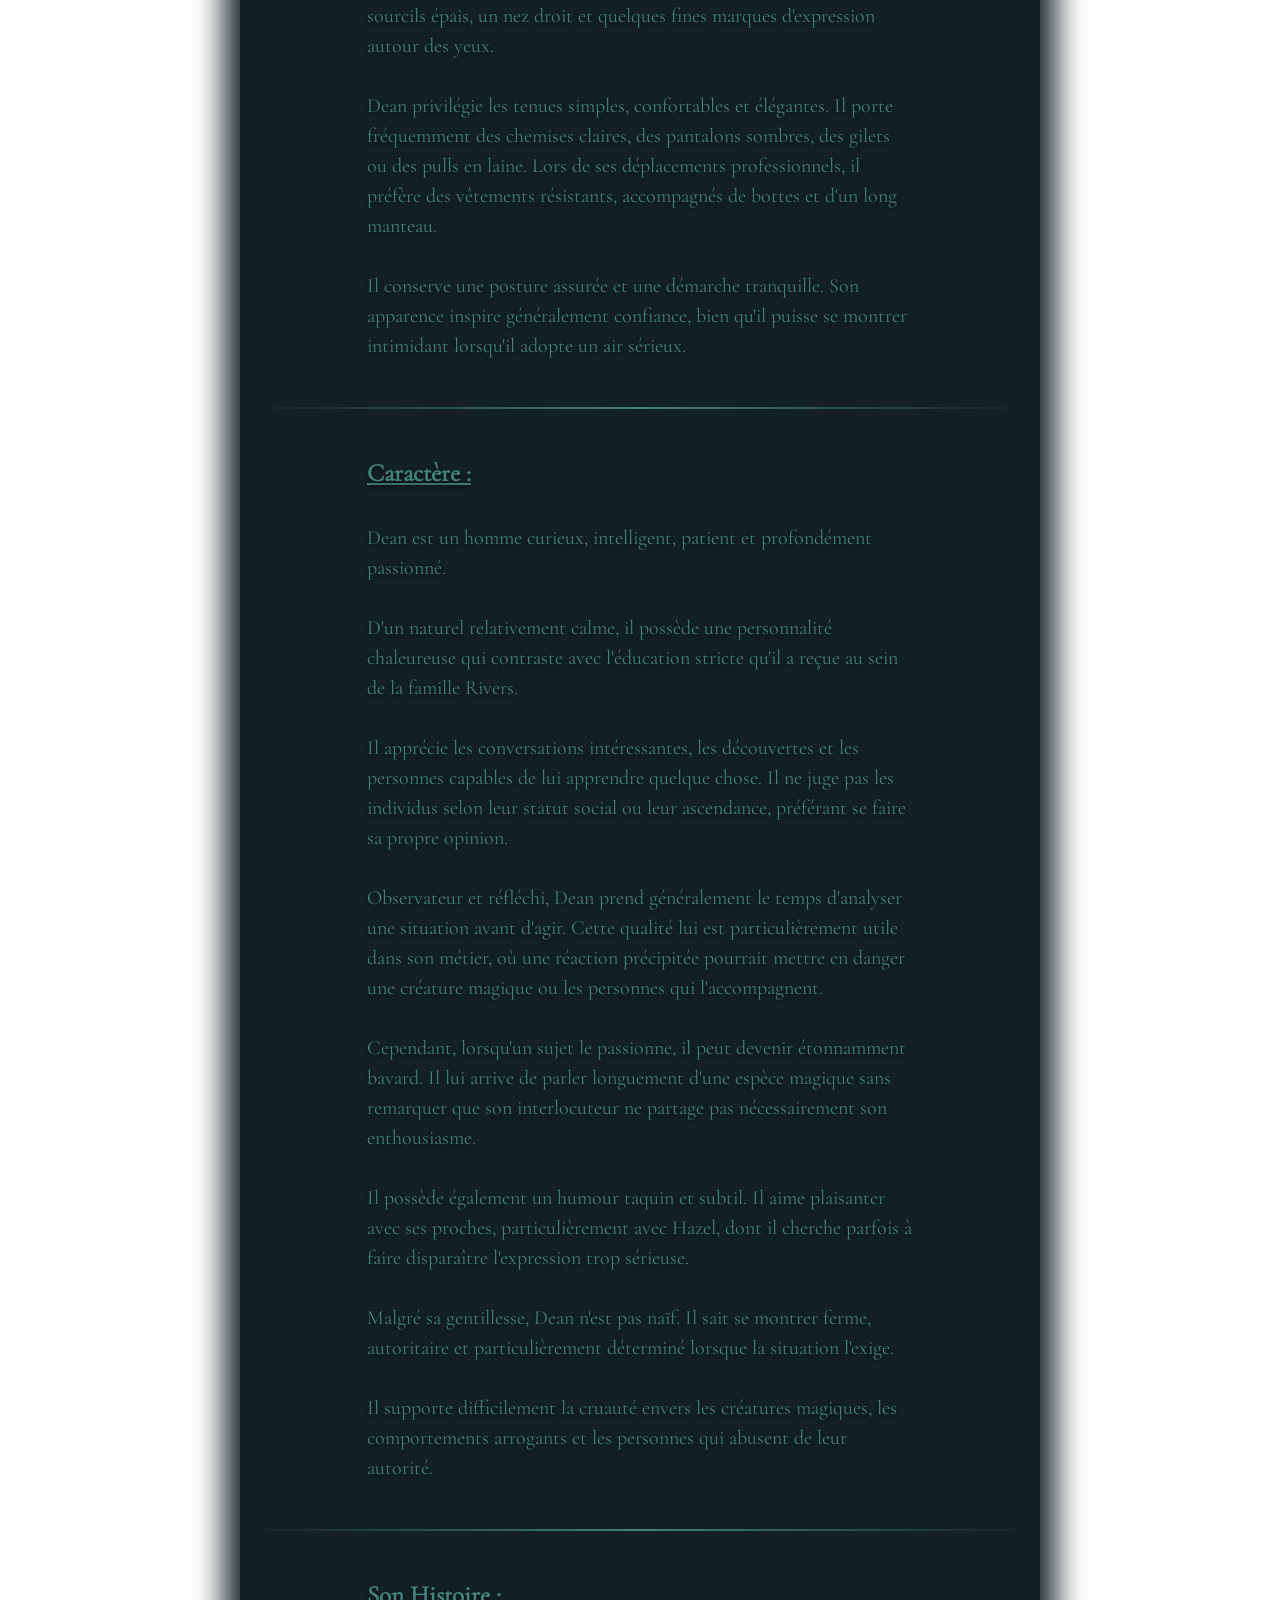
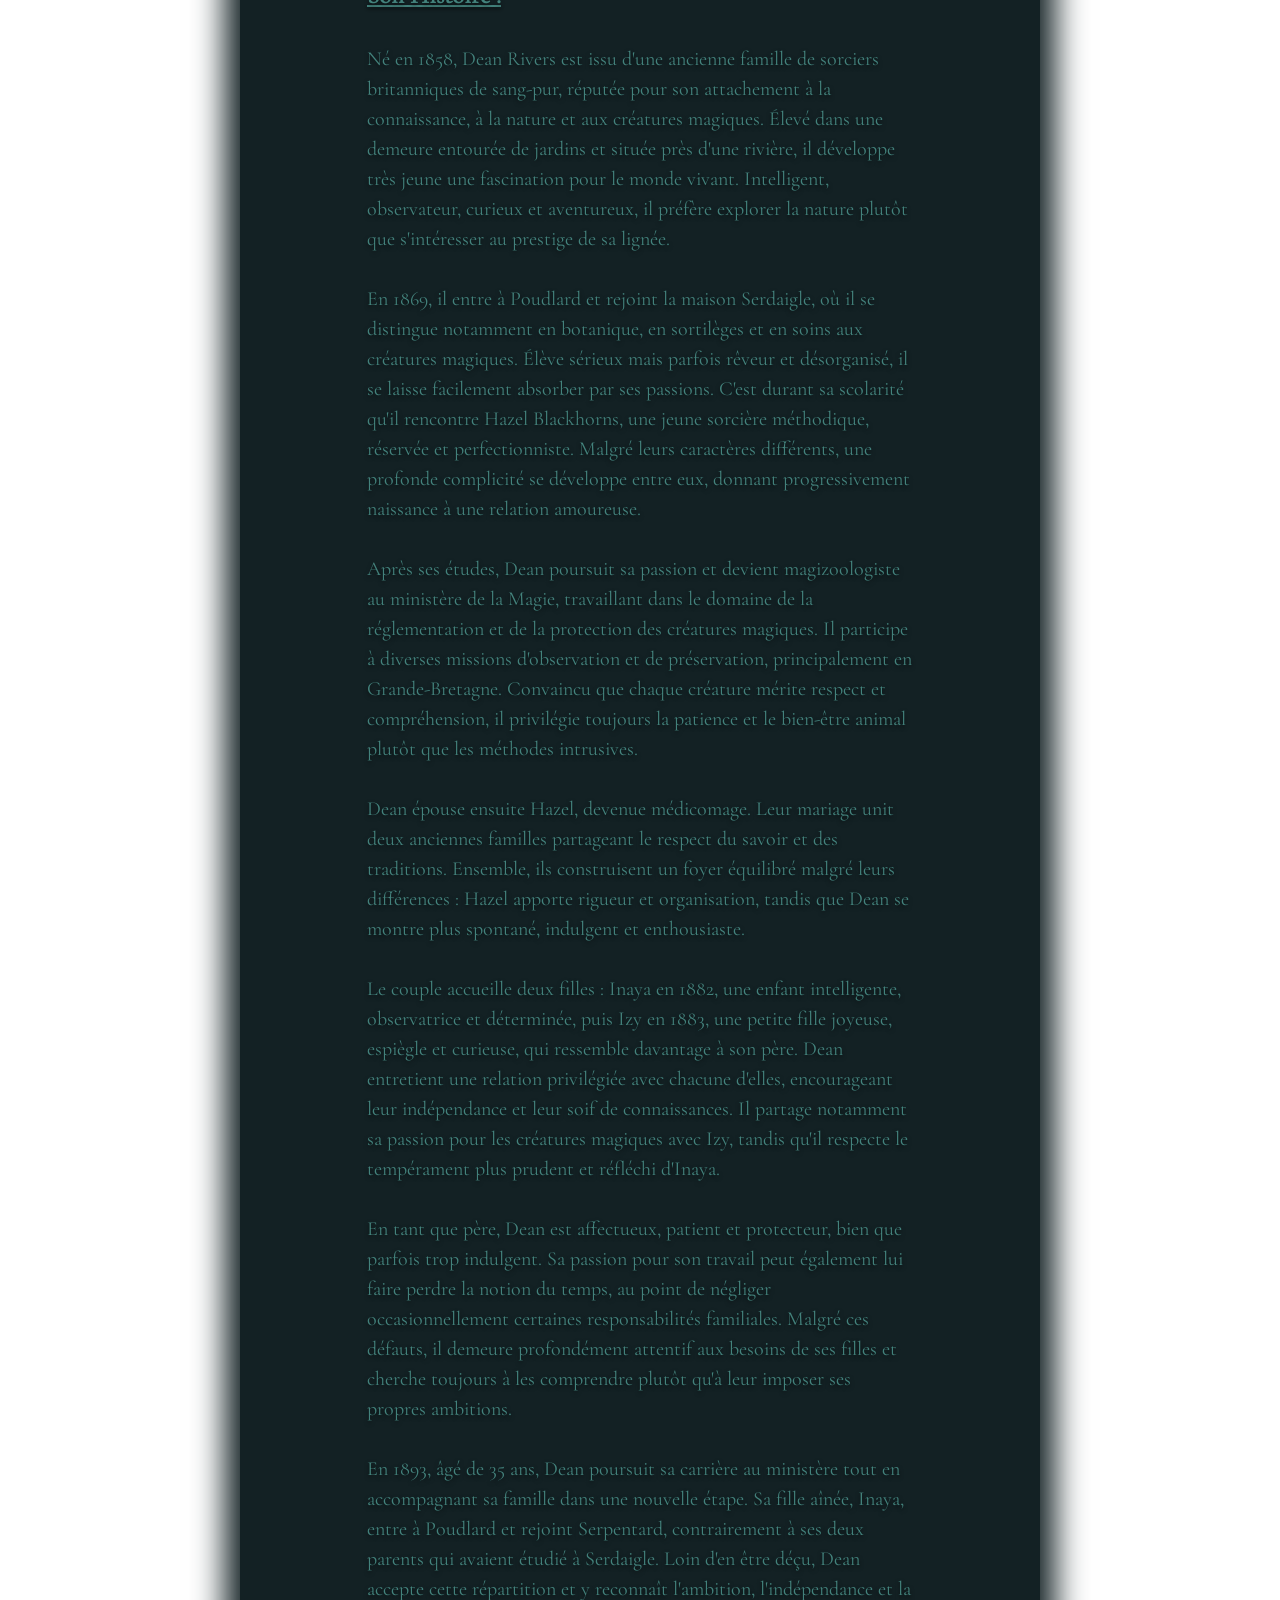
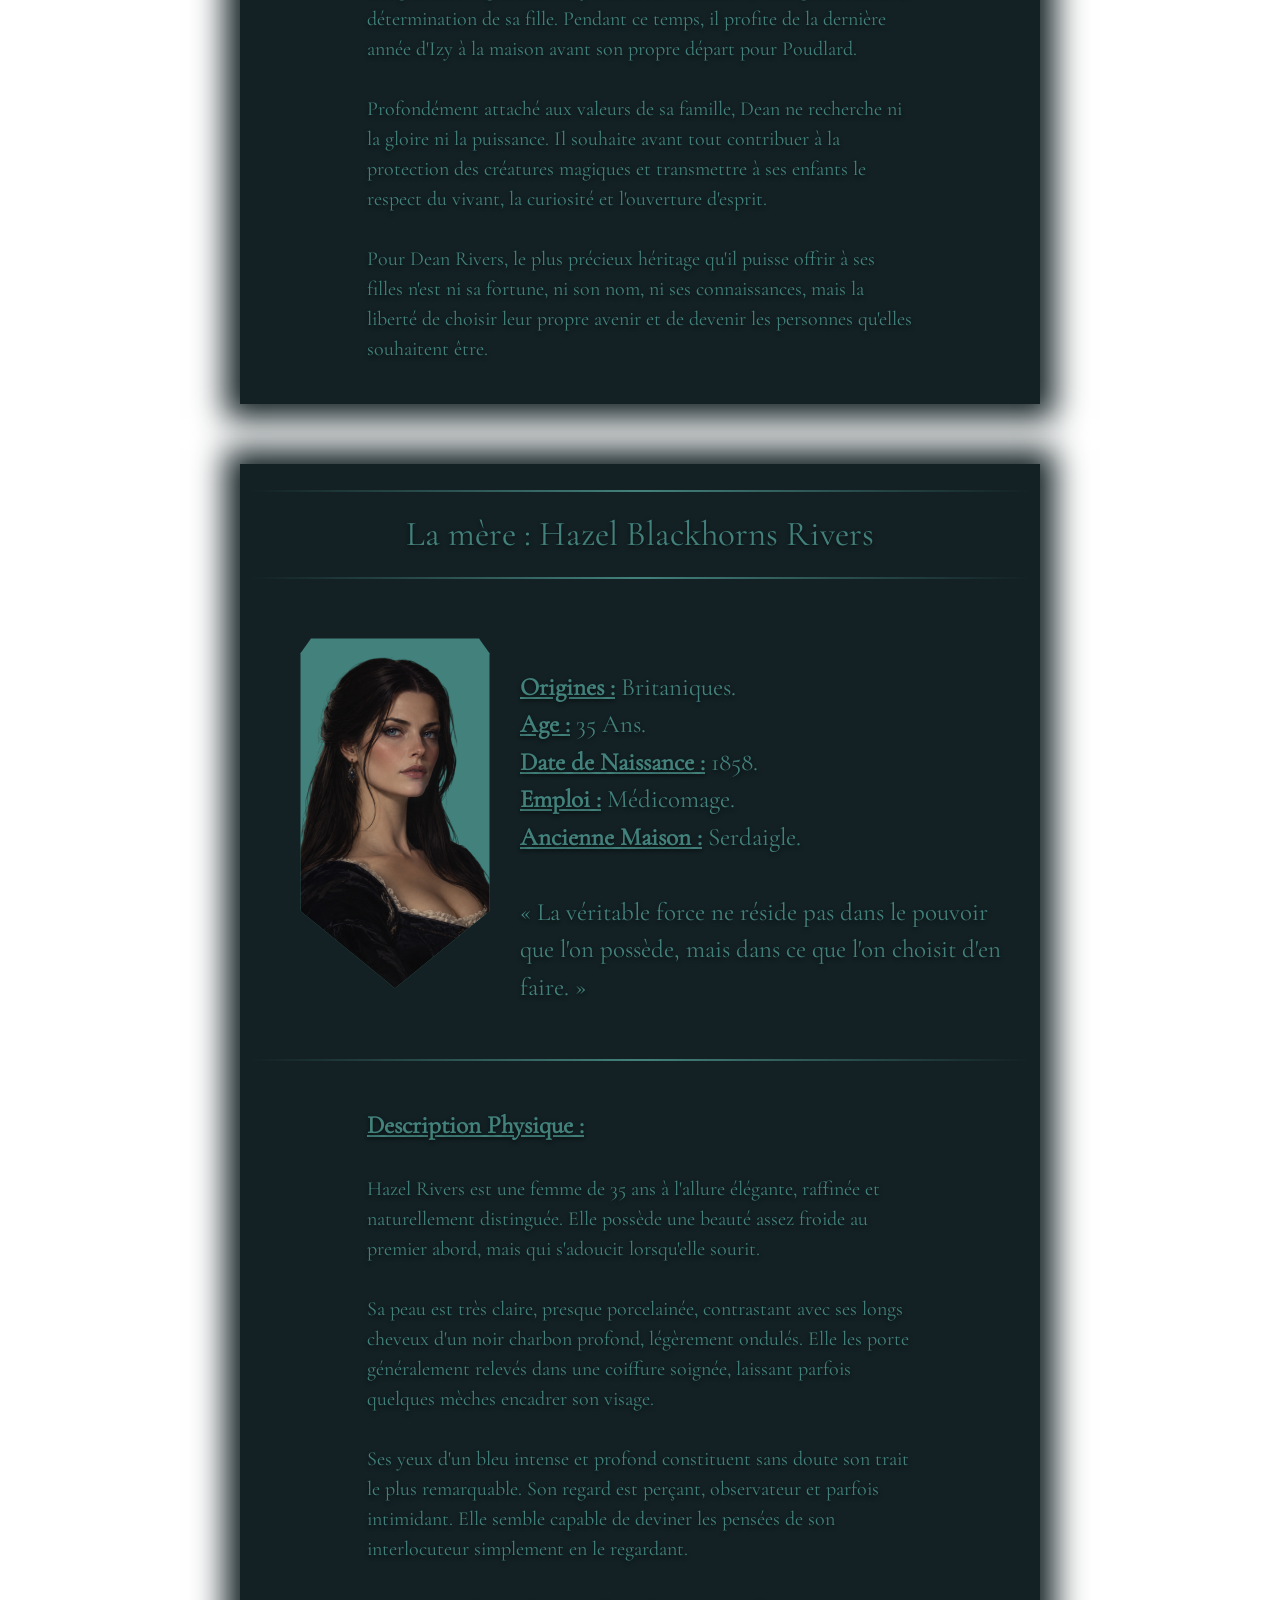
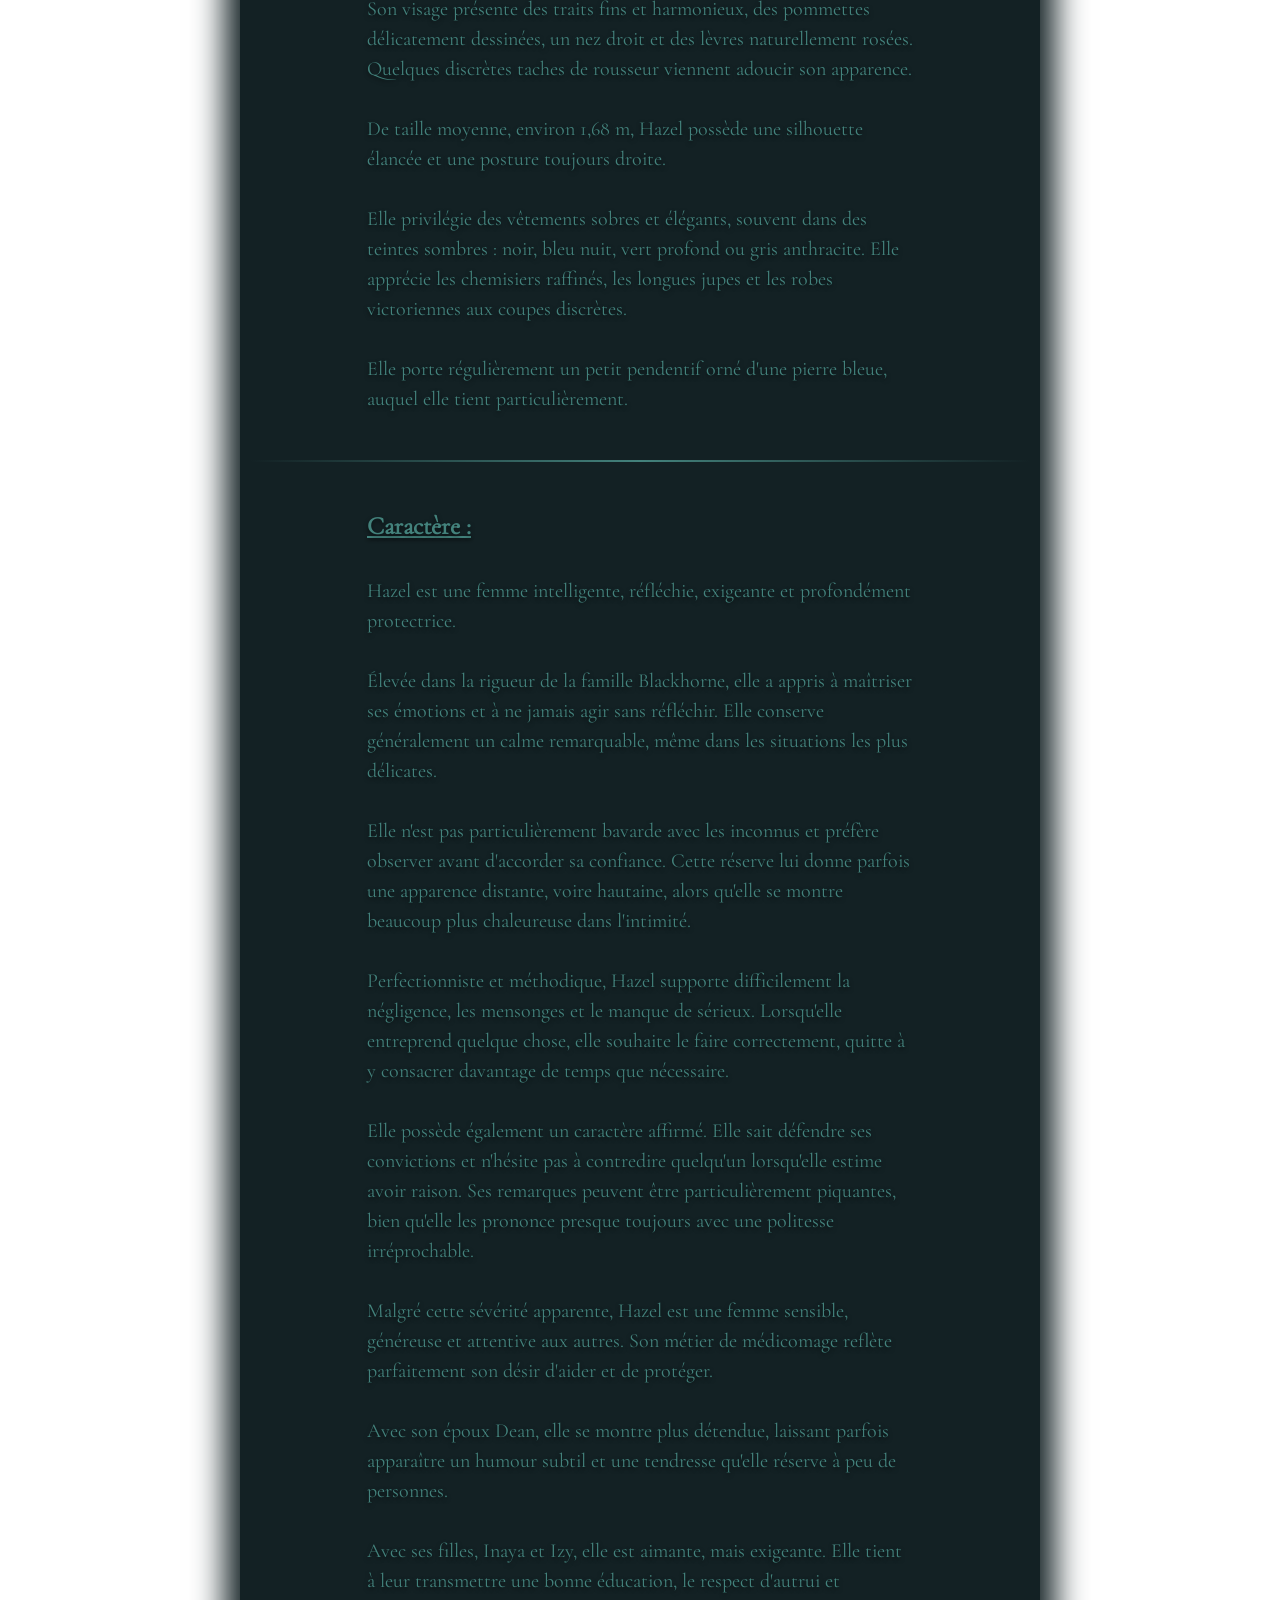
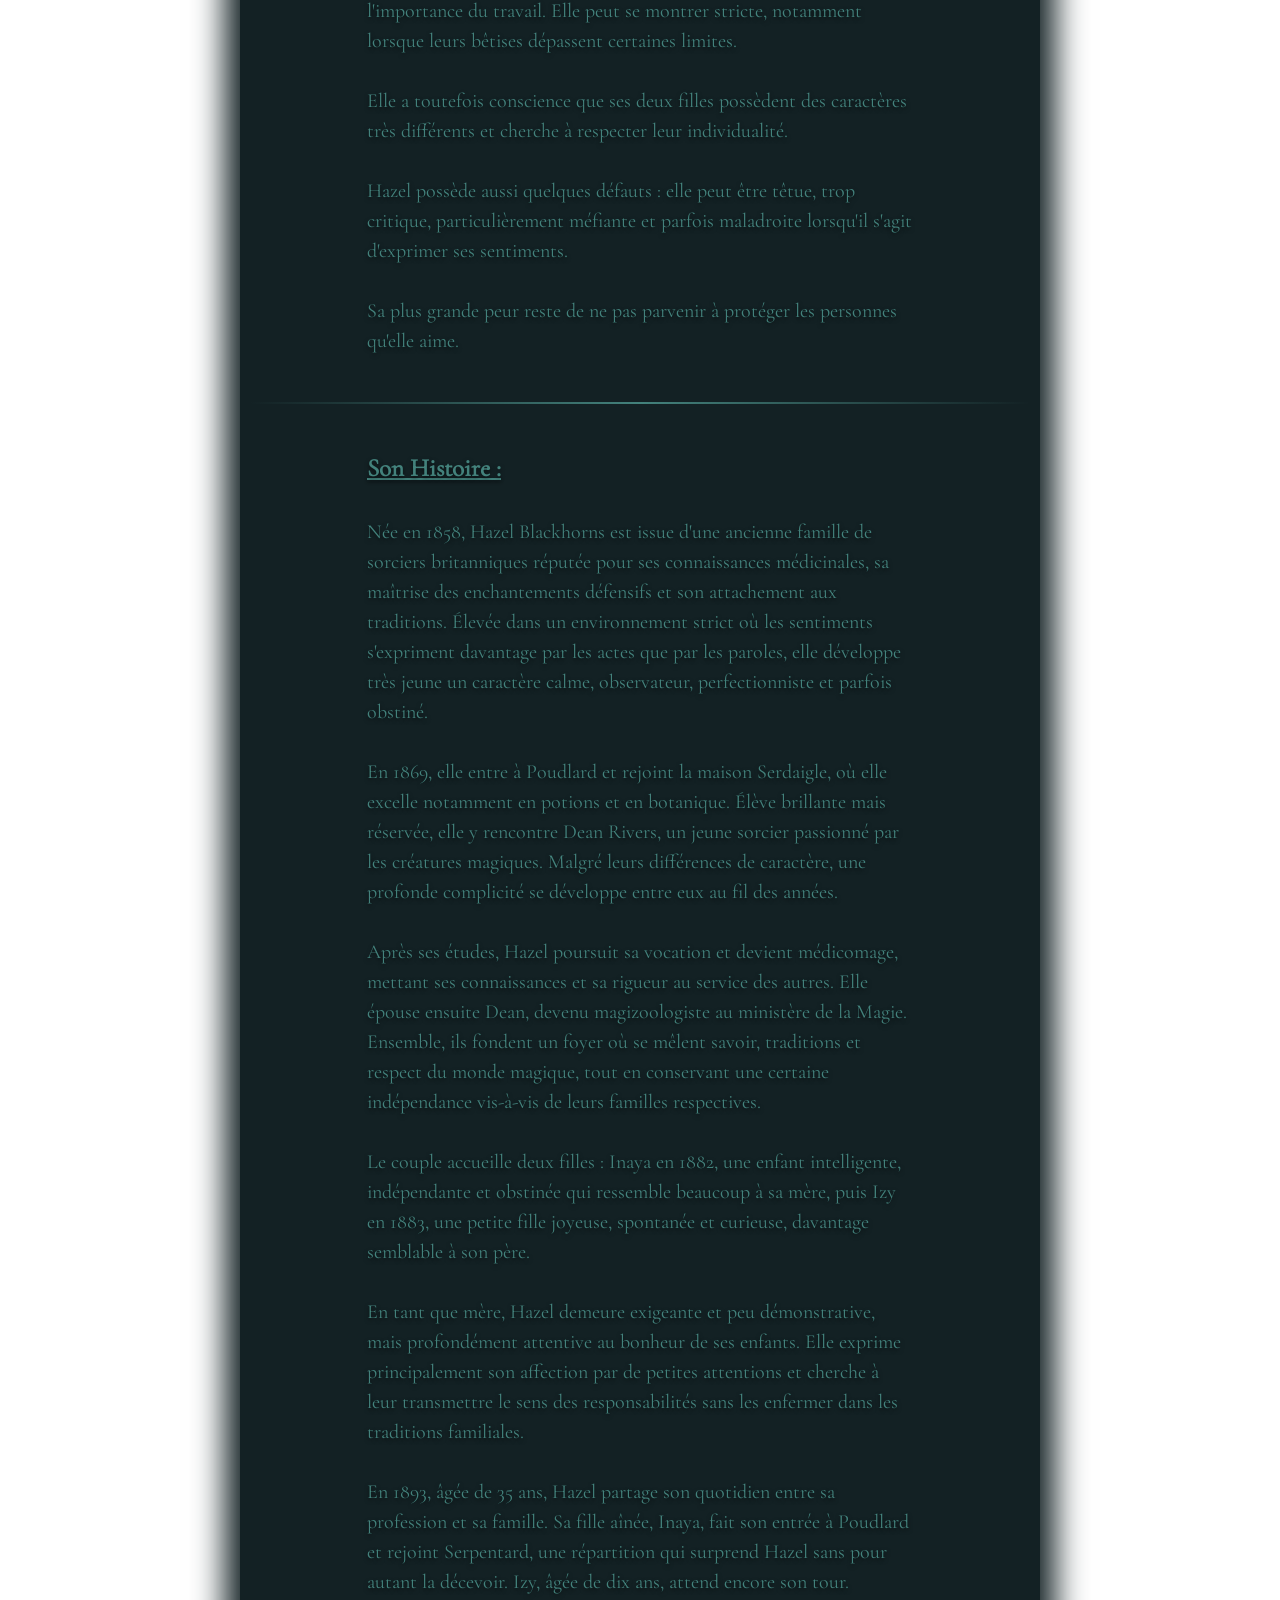
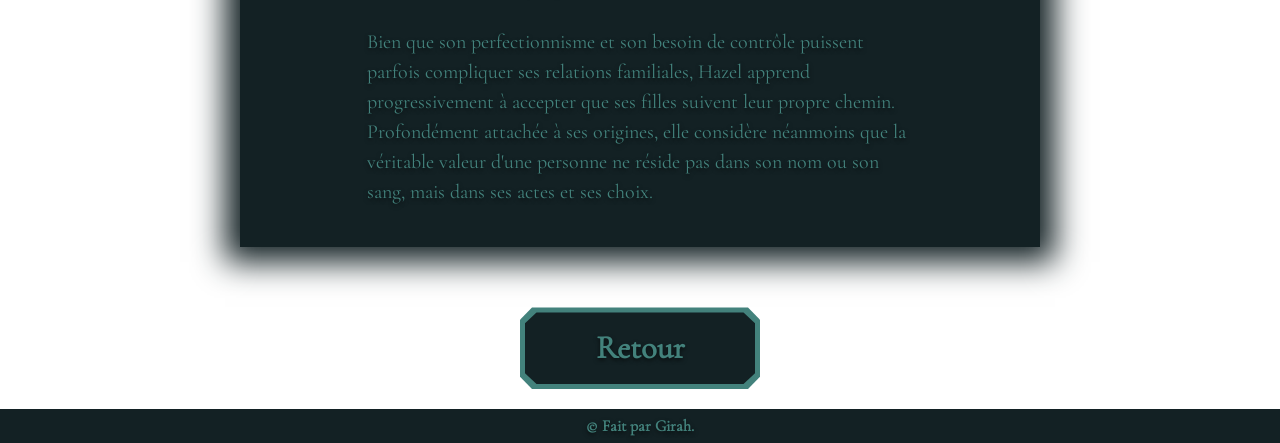
<file: pages/famille.html>
<!DOCTYPE html>
<html lang="en">
<head>
    <meta charset="UTF-8">
    <meta name="viewport" content="width=device-width, initial-scale=1.0">
    <title>La famille des Rivers</title>
    <link rel="stylesheet" href="../css/style.css">
</head>
<body>

    <header>
        <img src="../img/titre_header.png" alt="Titre du site" onclick="location.href='../index.html';" style="cursor: pointer;">
    </header>
    
    <main class="main-histoire">

        <div class="paragraphe">
            <hr class="gold-divider">
            <div class="txt-titre">
                <p>Le père : Dean Rivers</p>
            </div>
            <hr class="gold-divider">

            <div class="img-txt">
                <div  class="emblem emblem-para">
                    <img src="../img/Dean-portrait.png" alt="Profil Dean">
                </div>
                <div class="txt-pres">
                    <span>Origines :</span> Britaniques.
                    <span>Age :</span> 35 Ans.
                    <span>Date de Naissance :</span> 1858.
                    <span>Emploi :</span> Magizoologiste au ministère de la Magie.
                    <span>Ancienne Maison :</span> Serdaigle.

                    « Il existe des créatures que les hommes craignent simplement parce qu'ils n'ont jamais pris le temps de les comprendre. »
                </div>
            </div>

            <hr class="gold-divider">

            <div class="txt-pres" style="font-size: 20px;">
                <span>Description Physique :</span> 

                Dean Rivers est un homme de 35 ans à l'allure charismatique, élégante et naturellement imposante. Il possède un charme assez sauvage, renforcé par ses traits masculins prononcés et son regard particulièrement expressif.

                Mesurant environ 1,85 m, il possède une silhouette athlétique, des épaules larges et une carrure solide, sans être excessivement musclé. Ses nombreuses excursions dans la nature lui ont permis de conserver une bonne condition physique.

                Ses cheveux sont brun très foncé, épais et légèrement ondulés, souvent coiffés de manière quelque peu désordonnée. Quelques mèches retombent naturellement sur son front. Il porte généralement une barbe courte et soigneusement entretenue, qui accentue les contours de sa mâchoire.

                Ses yeux vert foncé, profonds et captivants, constituent l'un de ses traits les plus remarquables. Son regard peut se montrer particulièrement intense lorsqu'il est concentré, mais devient beaucoup plus chaleureux lorsqu'il se trouve auprès de ses proches.

                Sa peau est légèrement hâlée, notamment en raison du temps qu'il passe à l'extérieur. Son visage présente une mâchoire bien dessinée, des sourcils épais, un nez droit et quelques fines marques d'expression autour des yeux.

                Dean privilégie les tenues simples, confortables et élégantes. Il porte fréquemment des chemises claires, des pantalons sombres, des gilets ou des pulls en laine. Lors de ses déplacements professionnels, il préfère des vêtements résistants, accompagnés de bottes et d'un long manteau.

                Il conserve une posture assurée et une démarche tranquille. Son apparence inspire généralement confiance, bien qu'il puisse se montrer intimidant lorsqu'il adopte un air sérieux.
            
            </div>

            <hr class="gold-divider">

            <div class="txt-pres" style="font-size: 20px;">
                <span>Caractère :</span> 

                Dean est un homme curieux, intelligent, patient et profondément passionné.

                D'un naturel relativement calme, il possède une personnalité chaleureuse qui contraste avec l'éducation stricte qu'il a reçue au sein de la famille Rivers.

                Il apprécie les conversations intéressantes, les découvertes et les personnes capables de lui apprendre quelque chose. Il ne juge pas les individus selon leur statut social ou leur ascendance, préférant se faire sa propre opinion.

                Observateur et réfléchi, Dean prend généralement le temps d'analyser une situation avant d'agir. Cette qualité lui est particulièrement utile dans son métier, où une réaction précipitée pourrait mettre en danger une créature magique ou les personnes qui l'accompagnent.

                Cependant, lorsqu'un sujet le passionne, il peut devenir étonnamment bavard. Il lui arrive de parler longuement d'une espèce magique sans remarquer que son interlocuteur ne partage pas nécessairement son enthousiasme.

                Il possède également un humour taquin et subtil. Il aime plaisanter avec ses proches, particulièrement avec Hazel, dont il cherche parfois à faire disparaître l'expression trop sérieuse.

                Malgré sa gentillesse, Dean n'est pas naïf. Il sait se montrer ferme, autoritaire et particulièrement déterminé lorsque la situation l'exige.

                Il supporte difficilement la cruauté envers les créatures magiques, les comportements arrogants et les personnes qui abusent de leur autorité.

            </div>    
            
            <hr class="gold-divider">

            <div class="txt-pres" style="font-size: 20px;">
                <span>Son Histoire :</span> 

                Né en 1858, Dean Rivers est issu d'une ancienne famille de sorciers britanniques de sang-pur, réputée pour son attachement à la connaissance, à la nature et aux créatures magiques. Élevé dans une demeure entourée de jardins et située près d'une rivière, il développe très jeune une fascination pour le monde vivant. Intelligent, observateur, curieux et aventureux, il préfère explorer la nature plutôt que s'intéresser au prestige de sa lignée.

                En 1869, il entre à Poudlard et rejoint la maison Serdaigle, où il se distingue notamment en botanique, en sortilèges et en soins aux créatures magiques. Élève sérieux mais parfois rêveur et désorganisé, il se laisse facilement absorber par ses passions. C'est durant sa scolarité qu'il rencontre Hazel Blackhorns, une jeune sorcière méthodique, réservée et perfectionniste. Malgré leurs caractères différents, une profonde complicité se développe entre eux, donnant progressivement naissance à une relation amoureuse.

                Après ses études, Dean poursuit sa passion et devient magizoologiste au ministère de la Magie, travaillant dans le domaine de la réglementation et de la protection des créatures magiques. Il participe à diverses missions d'observation et de préservation, principalement en Grande-Bretagne. Convaincu que chaque créature mérite respect et compréhension, il privilégie toujours la patience et le bien-être animal plutôt que les méthodes intrusives.

                Dean épouse ensuite Hazel, devenue médicomage. Leur mariage unit deux anciennes familles partageant le respect du savoir et des traditions. Ensemble, ils construisent un foyer équilibré malgré leurs différences : Hazel apporte rigueur et organisation, tandis que Dean se montre plus spontané, indulgent et enthousiaste.

                Le couple accueille deux filles : Inaya en 1882, une enfant intelligente, observatrice et déterminée, puis Izy en 1883, une petite fille joyeuse, espiègle et curieuse, qui ressemble davantage à son père. Dean entretient une relation privilégiée avec chacune d'elles, encourageant leur indépendance et leur soif de connaissances. Il partage notamment sa passion pour les créatures magiques avec Izy, tandis qu'il respecte le tempérament plus prudent et réfléchi d'Inaya.

                En tant que père, Dean est affectueux, patient et protecteur, bien que parfois trop indulgent. Sa passion pour son travail peut également lui faire perdre la notion du temps, au point de négliger occasionnellement certaines responsabilités familiales. Malgré ces défauts, il demeure profondément attentif aux besoins de ses filles et cherche toujours à les comprendre plutôt qu'à leur imposer ses propres ambitions.

                En 1893, âgé de 35 ans, Dean poursuit sa carrière au ministère tout en accompagnant sa famille dans une nouvelle étape. Sa fille aînée, Inaya, entre à Poudlard et rejoint Serpentard, contrairement à ses deux parents qui avaient étudié à Serdaigle. Loin d'en être déçu, Dean accepte cette répartition et y reconnaît l'ambition, l'indépendance et la détermination de sa fille. Pendant ce temps, il profite de la dernière année d'Izy à la maison avant son propre départ pour Poudlard.

                Profondément attaché aux valeurs de sa famille, Dean ne recherche ni la gloire ni la puissance. Il souhaite avant tout contribuer à la protection des créatures magiques et transmettre à ses enfants le respect du vivant, la curiosité et l'ouverture d'esprit.

                Pour Dean Rivers, le plus précieux héritage qu'il puisse offrir à ses filles n'est ni sa fortune, ni son nom, ni ses connaissances, mais la liberté de choisir leur propre avenir et de devenir les personnes qu'elles souhaitent être.

            </div>  
        </div>

        <div class="paragraphe">
            <hr class="gold-divider">
            <div class="txt-titre">
                <p>La mère : Hazel Blackhorns Rivers</p>
            </div>
            <hr class="gold-divider">

            <div class="img-txt">
                <div  class="emblem emblem-para">
                    <img src="../img/hazel-portrait.png" alt="Profil Hazel">
                </div>
                <div class="txt-pres">
                    <span>Origines :</span> Britaniques.
                    <span>Age :</span> 35 Ans.
                    <span>Date de Naissance :</span> 1858.
                    <span>Emploi :</span> Médicomage.
                    <span>Ancienne Maison :</span> Serdaigle.

                    « La véritable force ne réside pas dans le pouvoir que l'on possède, mais dans ce que l'on choisit d'en faire. »
                </div>
            </div>

            <hr class="gold-divider">

            <div class="txt-pres" style="font-size: 20px;">
                <span>Description Physique :</span> 

                Hazel Rivers est une femme de 35 ans à l'allure élégante, raffinée et naturellement distinguée. Elle possède une beauté assez froide au premier abord, mais qui s'adoucit lorsqu'elle sourit.

                Sa peau est très claire, presque porcelainée, contrastant avec ses longs cheveux d'un noir charbon profond, légèrement ondulés. Elle les porte généralement relevés dans une coiffure soignée, laissant parfois quelques mèches encadrer son visage.

                Ses yeux d'un bleu intense et profond constituent sans doute son trait le plus remarquable. Son regard est perçant, observateur et parfois intimidant. Elle semble capable de deviner les pensées de son interlocuteur simplement en le regardant.

                Son visage présente des traits fins et harmonieux, des pommettes délicatement dessinées, un nez droit et des lèvres naturellement rosées. Quelques discrètes taches de rousseur viennent adoucir son apparence.

                De taille moyenne, environ 1,68 m, Hazel possède une silhouette élancée et une posture toujours droite.

                Elle privilégie des vêtements sobres et élégants, souvent dans des teintes sombres : noir, bleu nuit, vert profond ou gris anthracite. Elle apprécie les chemisiers raffinés, les longues jupes et les robes victoriennes aux coupes discrètes.

                Elle porte régulièrement un petit pendentif orné d'une pierre bleue, auquel elle tient particulièrement.

            </div>

            <hr class="gold-divider">

            <div class="txt-pres" style="font-size: 20px;">
                <span>Caractère :</span> 

                Hazel est une femme intelligente, réfléchie, exigeante et profondément protectrice.

                Élevée dans la rigueur de la famille Blackhorne, elle a appris à maîtriser ses émotions et à ne jamais agir sans réfléchir. Elle conserve généralement un calme remarquable, même dans les situations les plus délicates.

                Elle n'est pas particulièrement bavarde avec les inconnus et préfère observer avant d'accorder sa confiance. Cette réserve lui donne parfois une apparence distante, voire hautaine, alors qu'elle se montre beaucoup plus chaleureuse dans l'intimité.

                Perfectionniste et méthodique, Hazel supporte difficilement la négligence, les mensonges et le manque de sérieux. Lorsqu'elle entreprend quelque chose, elle souhaite le faire correctement, quitte à y consacrer davantage de temps que nécessaire.

                Elle possède également un caractère affirmé. Elle sait défendre ses convictions et n'hésite pas à contredire quelqu'un lorsqu'elle estime avoir raison. Ses remarques peuvent être particulièrement piquantes, bien qu'elle les prononce presque toujours avec une politesse irréprochable.

                Malgré cette sévérité apparente, Hazel est une femme sensible, généreuse et attentive aux autres. Son métier de médicomage reflète parfaitement son désir d'aider et de protéger.

                Avec son époux Dean, elle se montre plus détendue, laissant parfois apparaître un humour subtil et une tendresse qu'elle réserve à peu de personnes.

                Avec ses filles, Inaya et Izy, elle est aimante, mais exigeante. Elle tient à leur transmettre une bonne éducation, le respect d'autrui et l'importance du travail. Elle peut se montrer stricte, notamment lorsque leurs bêtises dépassent certaines limites.

                Elle a toutefois conscience que ses deux filles possèdent des caractères très différents et cherche à respecter leur individualité.

                Hazel possède aussi quelques défauts : elle peut être têtue, trop critique, particulièrement méfiante et parfois maladroite lorsqu'il s'agit d'exprimer ses sentiments.

                Sa plus grande peur reste de ne pas parvenir à protéger les personnes qu'elle aime.

            </div>  
            
            <hr class="gold-divider">

            <div class="txt-pres" style="font-size: 20px;">
                <span>Son Histoire :</span> 

                Née en 1858, Hazel Blackhorns est issue d'une ancienne famille de sorciers britanniques réputée pour ses connaissances médicinales, sa maîtrise des enchantements défensifs et son attachement aux traditions. Élevée dans un environnement strict où les sentiments s'expriment davantage par les actes que par les paroles, elle développe très jeune un caractère calme, observateur, perfectionniste et parfois obstiné.

                En 1869, elle entre à Poudlard et rejoint la maison Serdaigle, où elle excelle notamment en potions et en botanique. Élève brillante mais réservée, elle y rencontre Dean Rivers, un jeune sorcier passionné par les créatures magiques. Malgré leurs différences de caractère, une profonde complicité se développe entre eux au fil des années.

                Après ses études, Hazel poursuit sa vocation et devient médicomage, mettant ses connaissances et sa rigueur au service des autres. Elle épouse ensuite Dean, devenu magizoologiste au ministère de la Magie. Ensemble, ils fondent un foyer où se mêlent savoir, traditions et respect du monde magique, tout en conservant une certaine indépendance vis-à-vis de leurs familles respectives.

                Le couple accueille deux filles : Inaya en 1882, une enfant intelligente, indépendante et obstinée qui ressemble beaucoup à sa mère, puis Izy en 1883, une petite fille joyeuse, spontanée et curieuse, davantage semblable à son père.

                En tant que mère, Hazel demeure exigeante et peu démonstrative, mais profondément attentive au bonheur de ses enfants. Elle exprime principalement son affection par de petites attentions et cherche à leur transmettre le sens des responsabilités sans les enfermer dans les traditions familiales.

                En 1893, âgée de 35 ans, Hazel partage son quotidien entre sa profession et sa famille. Sa fille aînée, Inaya, fait son entrée à Poudlard et rejoint Serpentard, une répartition qui surprend Hazel sans pour autant la décevoir. Izy, âgée de dix ans, attend encore son tour.

                Bien que son perfectionnisme et son besoin de contrôle puissent parfois compliquer ses relations familiales, Hazel apprend progressivement à accepter que ses filles suivent leur propre chemin. Profondément attachée à ses origines, elle considère néanmoins que la véritable valeur d'une personne ne réside pas dans son nom ou son sang, mais dans ses actes et ses choix.

            </div>  
        </div>

       <div class="box-emblem btn-retour" onclick="location.href='../index.html';" style="cursor: pointer;">
            <div class="btn-emblem-border">
                <p class="btn-emblem">Retour</p>
            </div>
        </div>
    </main>

    <footer>
        <p>&copy; Fait par Girah.</p>
    </footer>
</body>
</html>
</file>
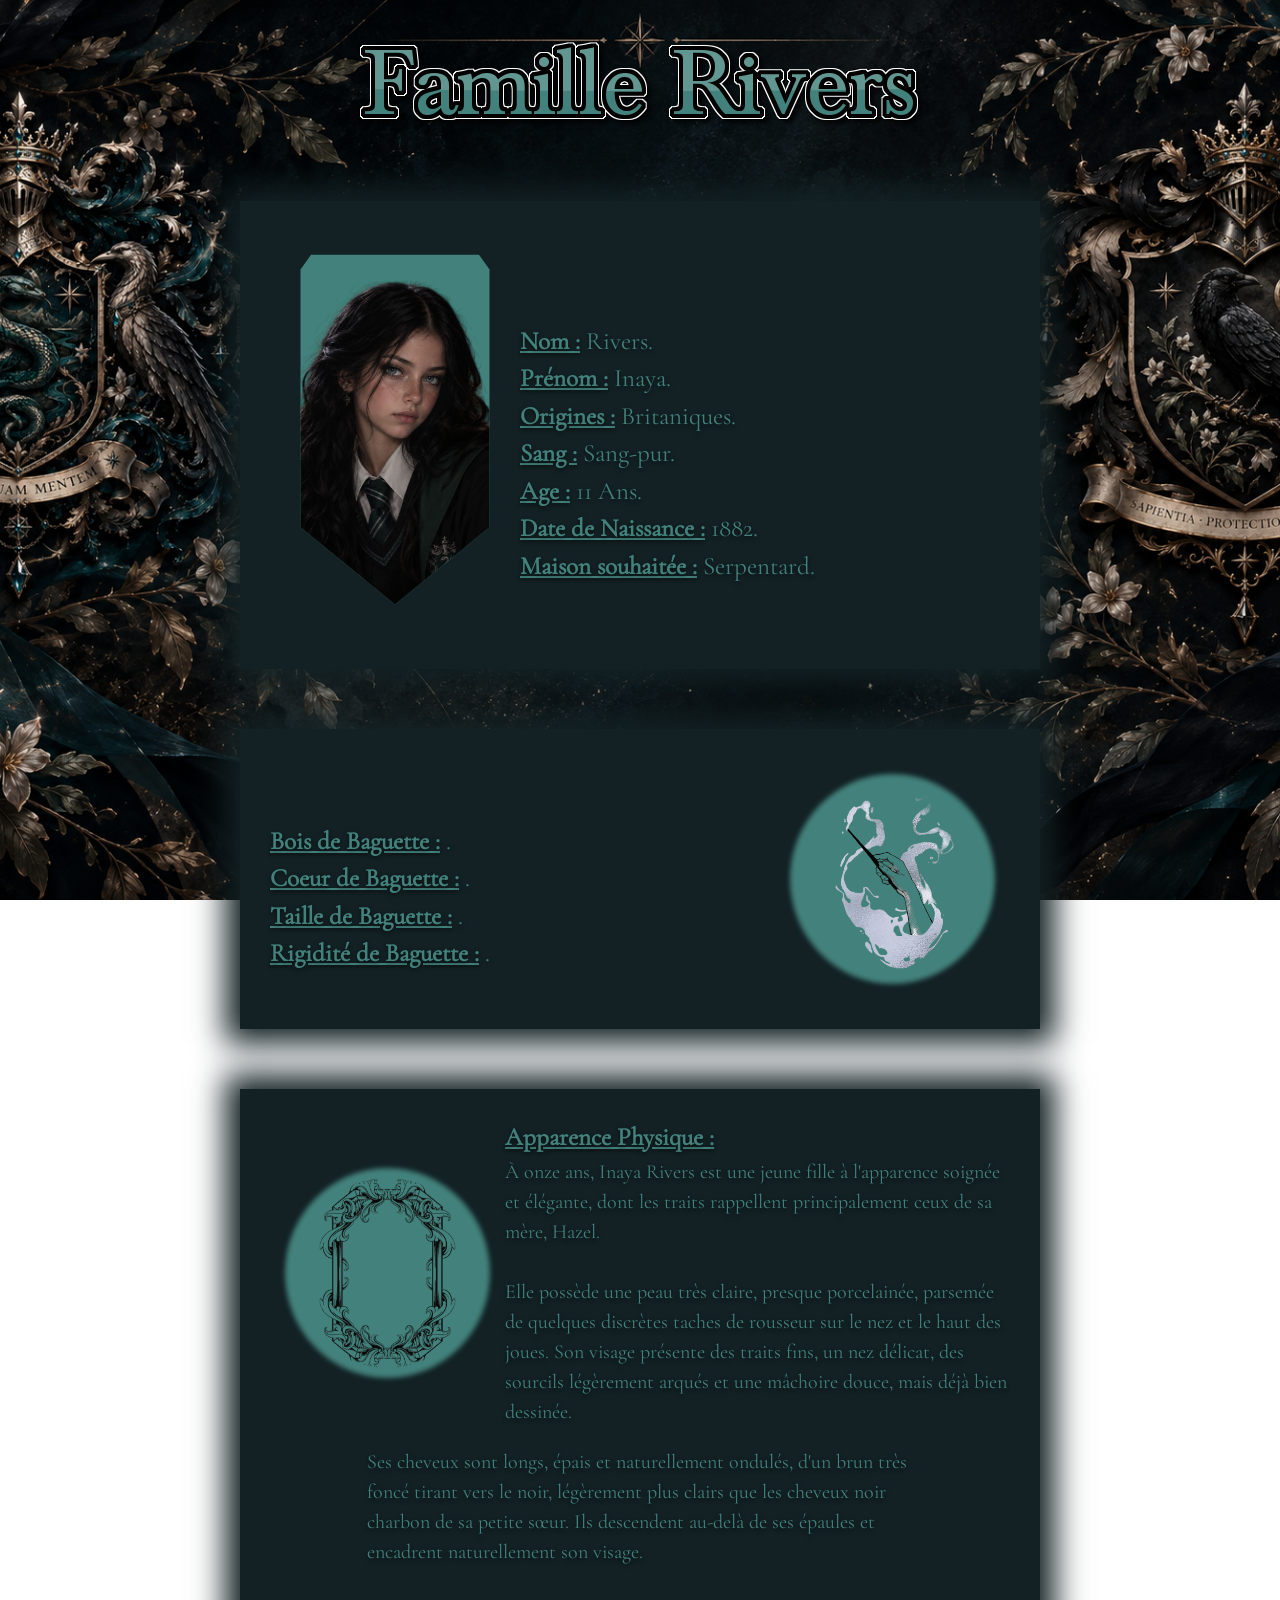
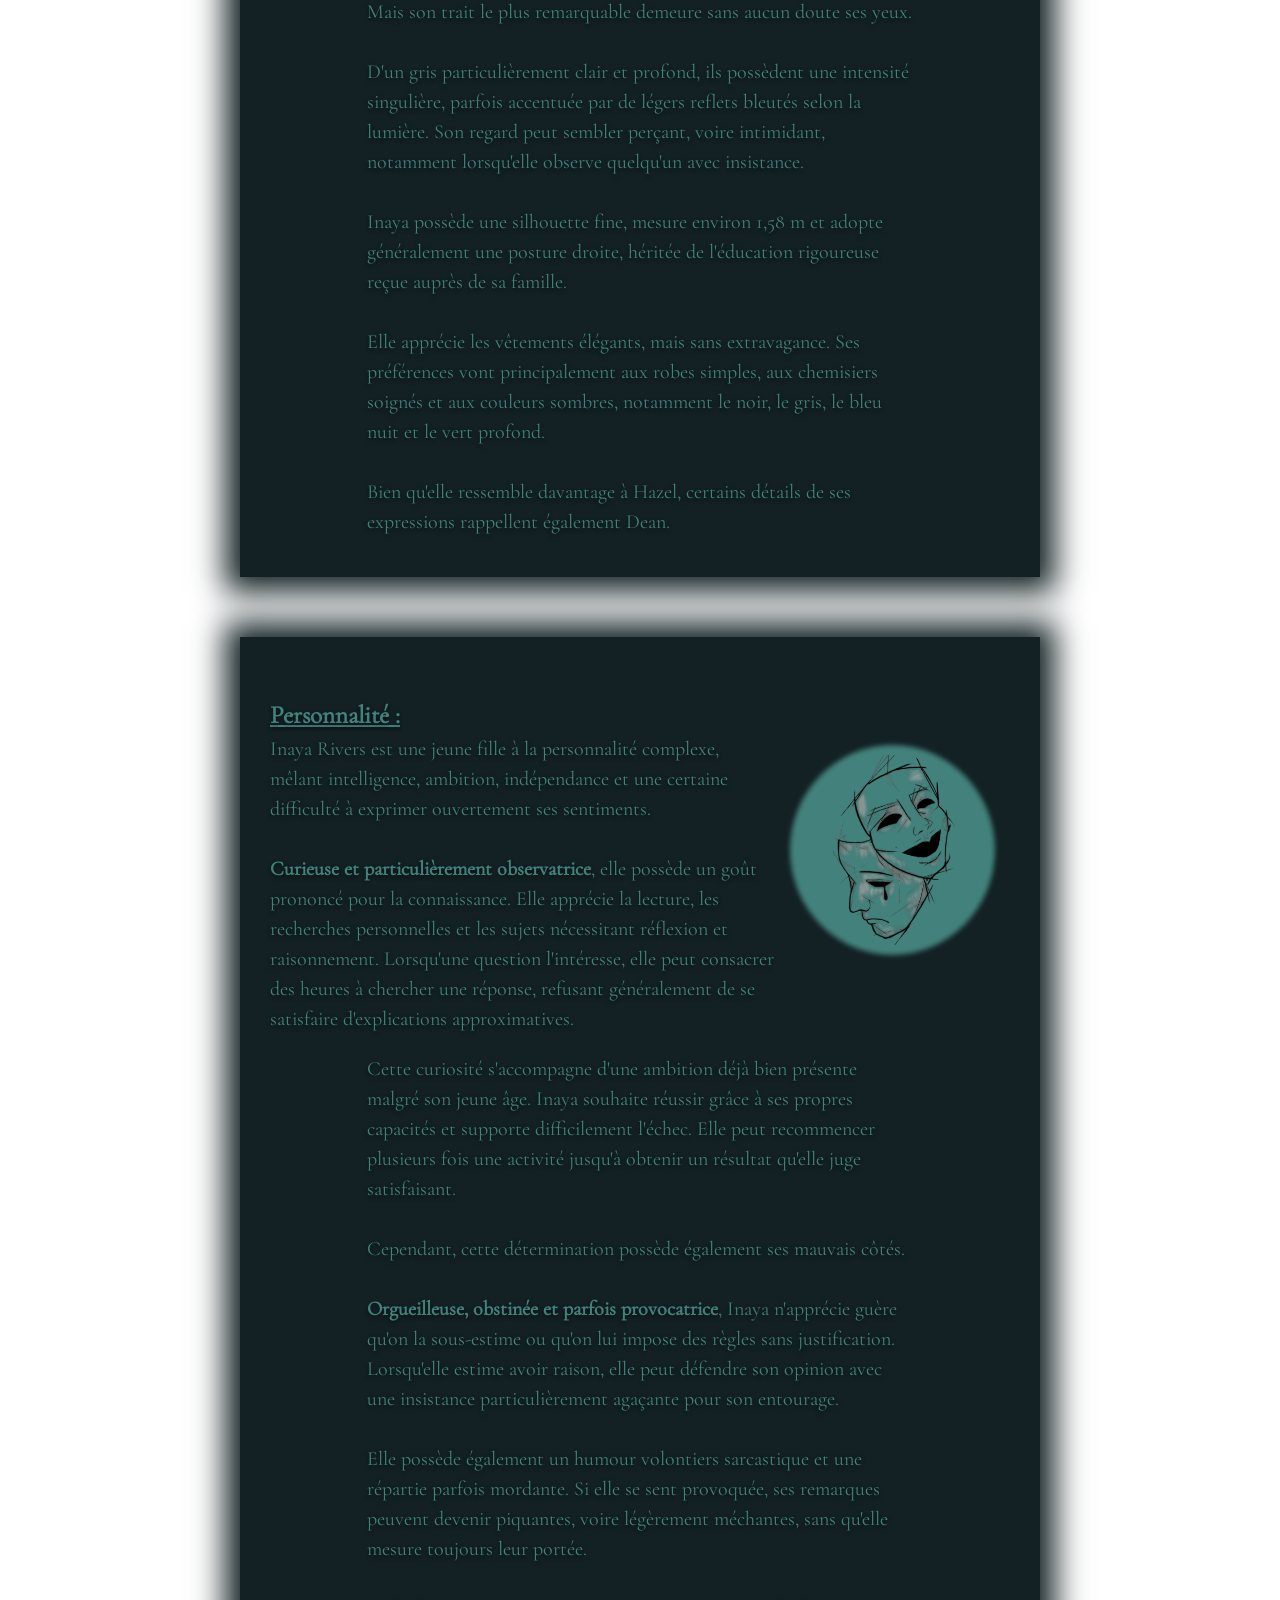
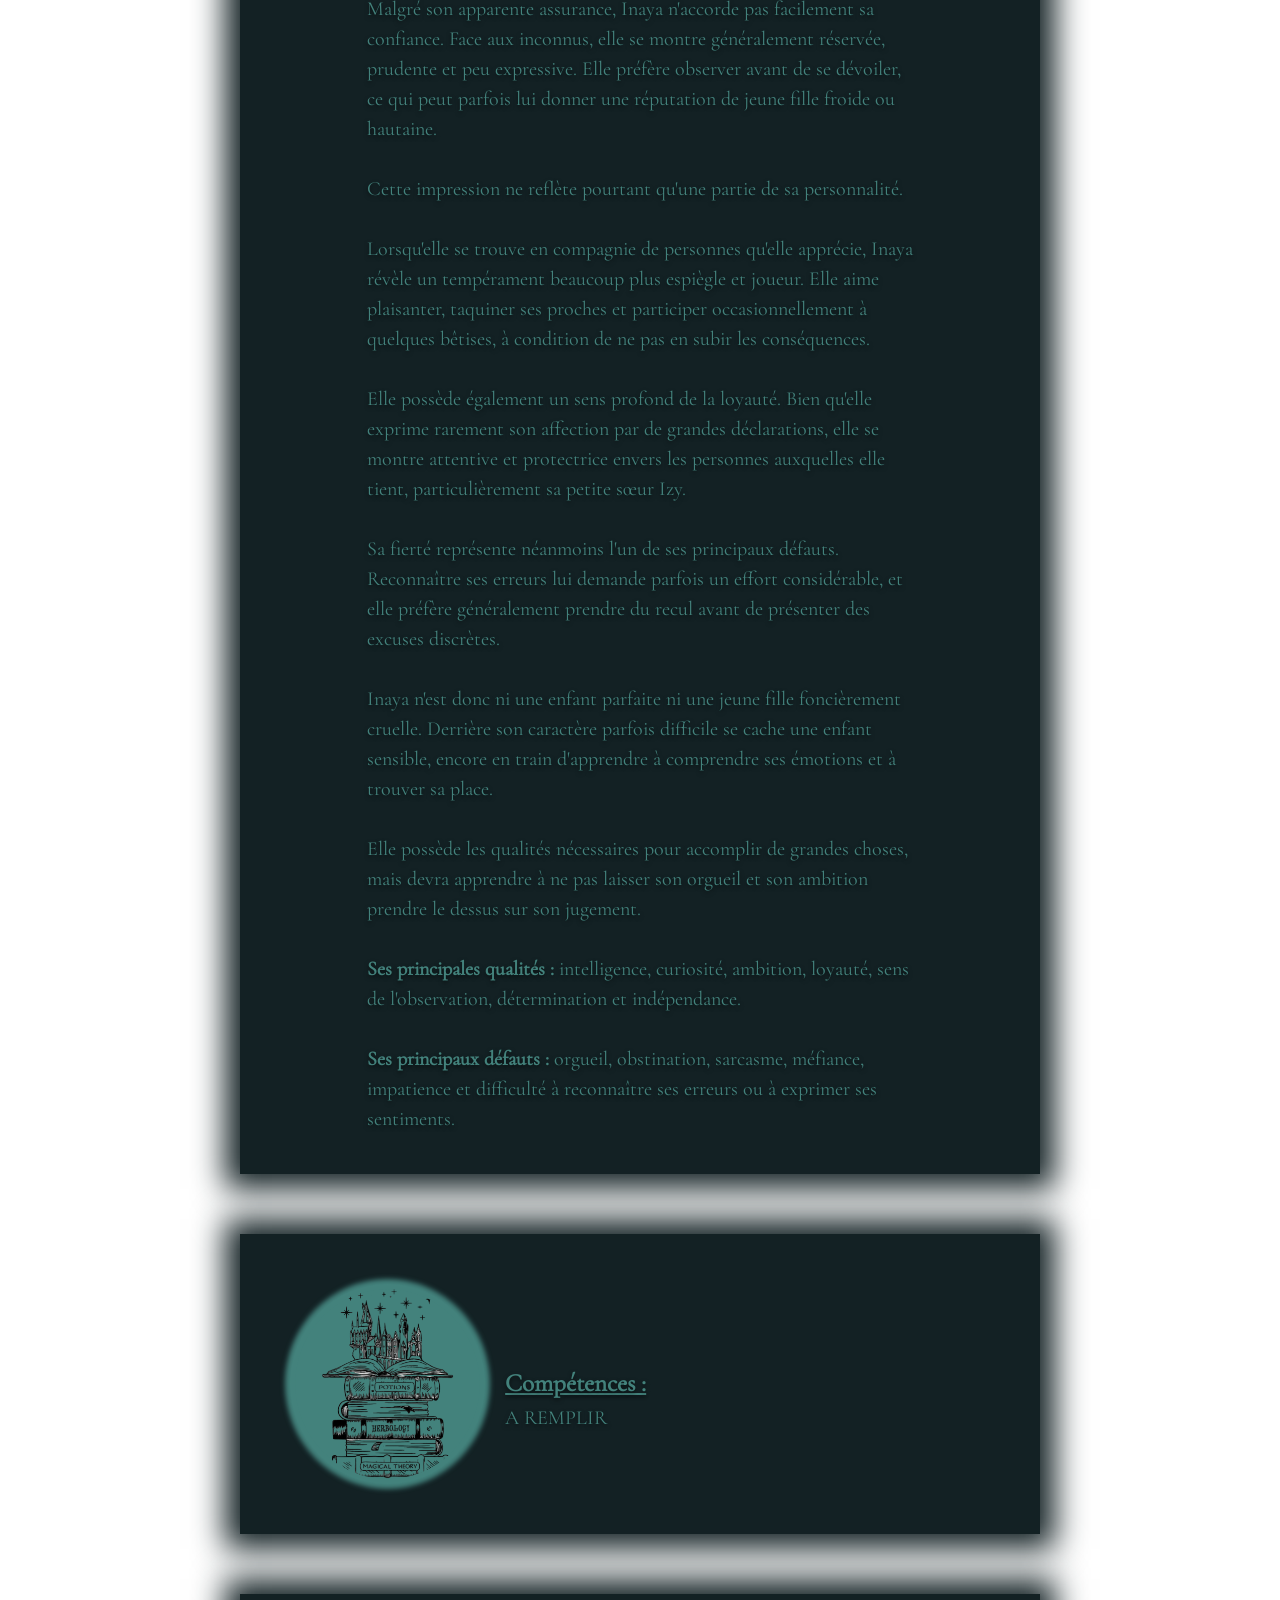
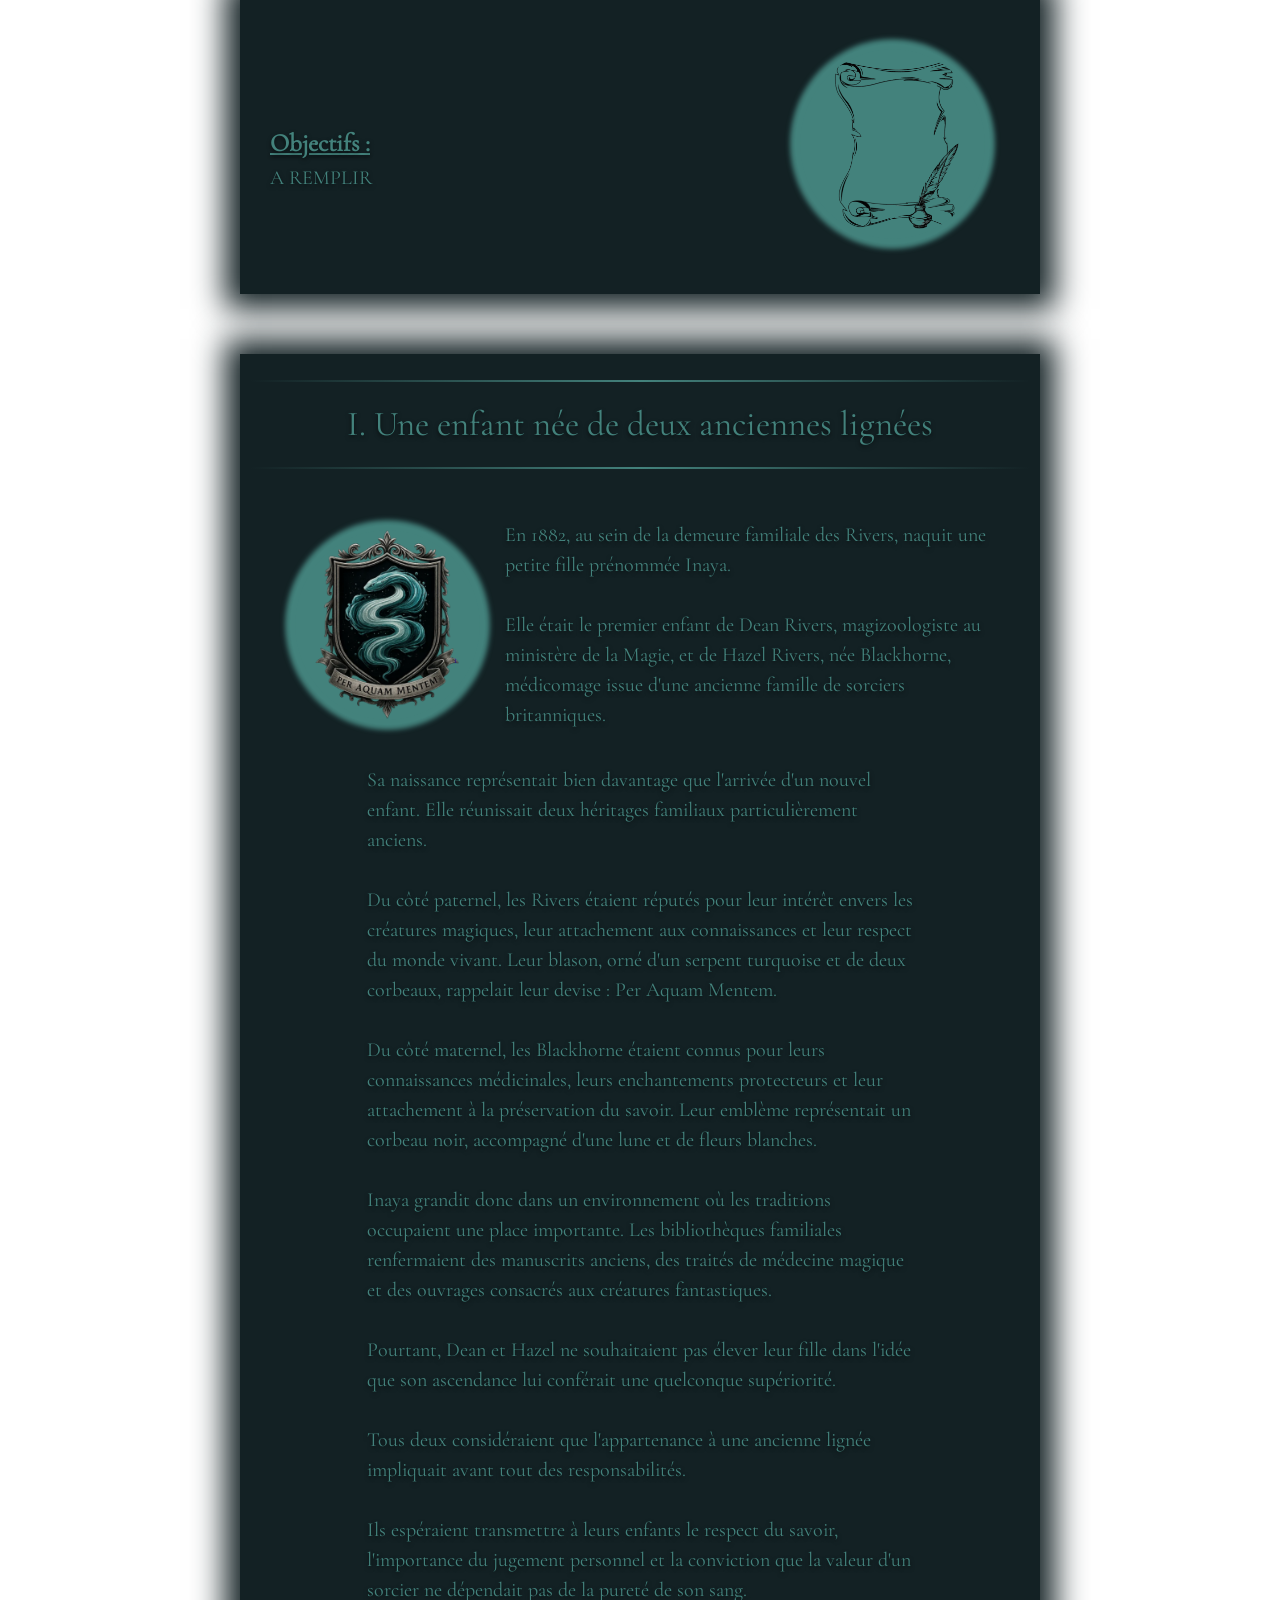
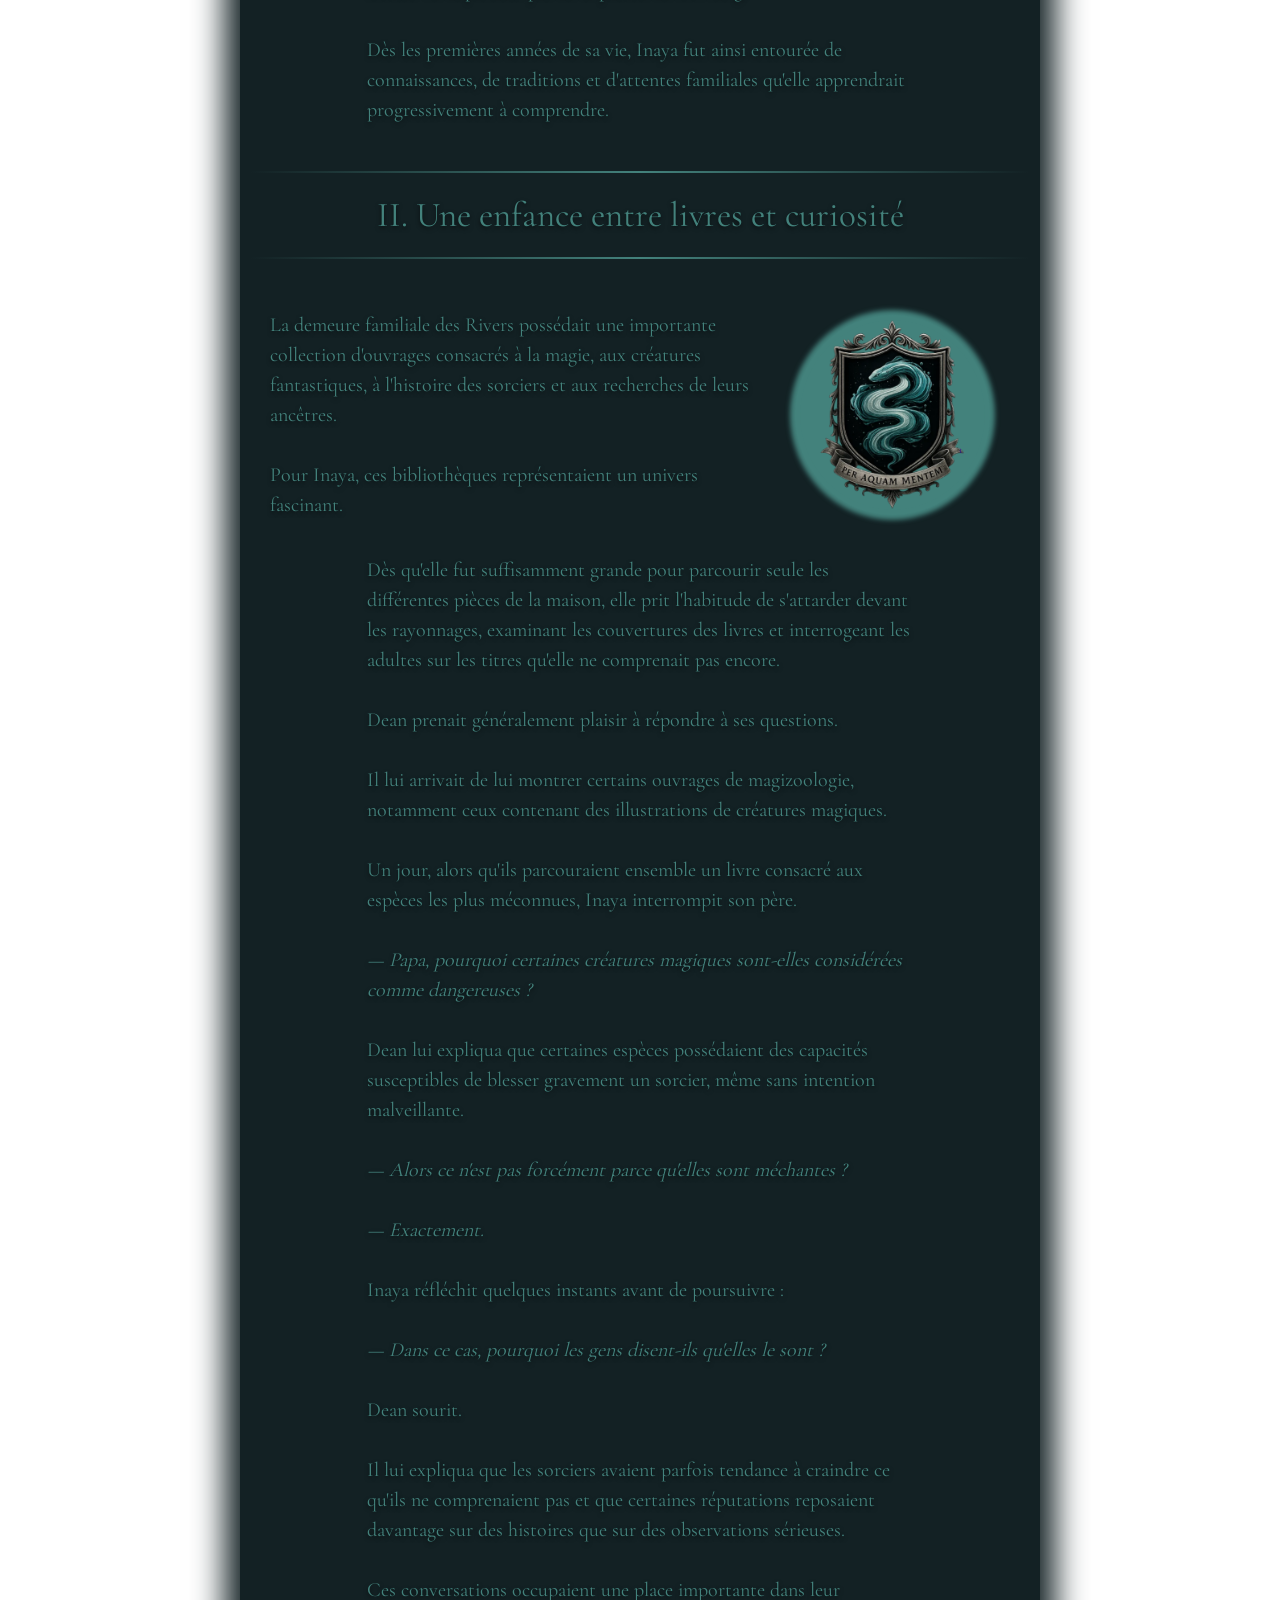
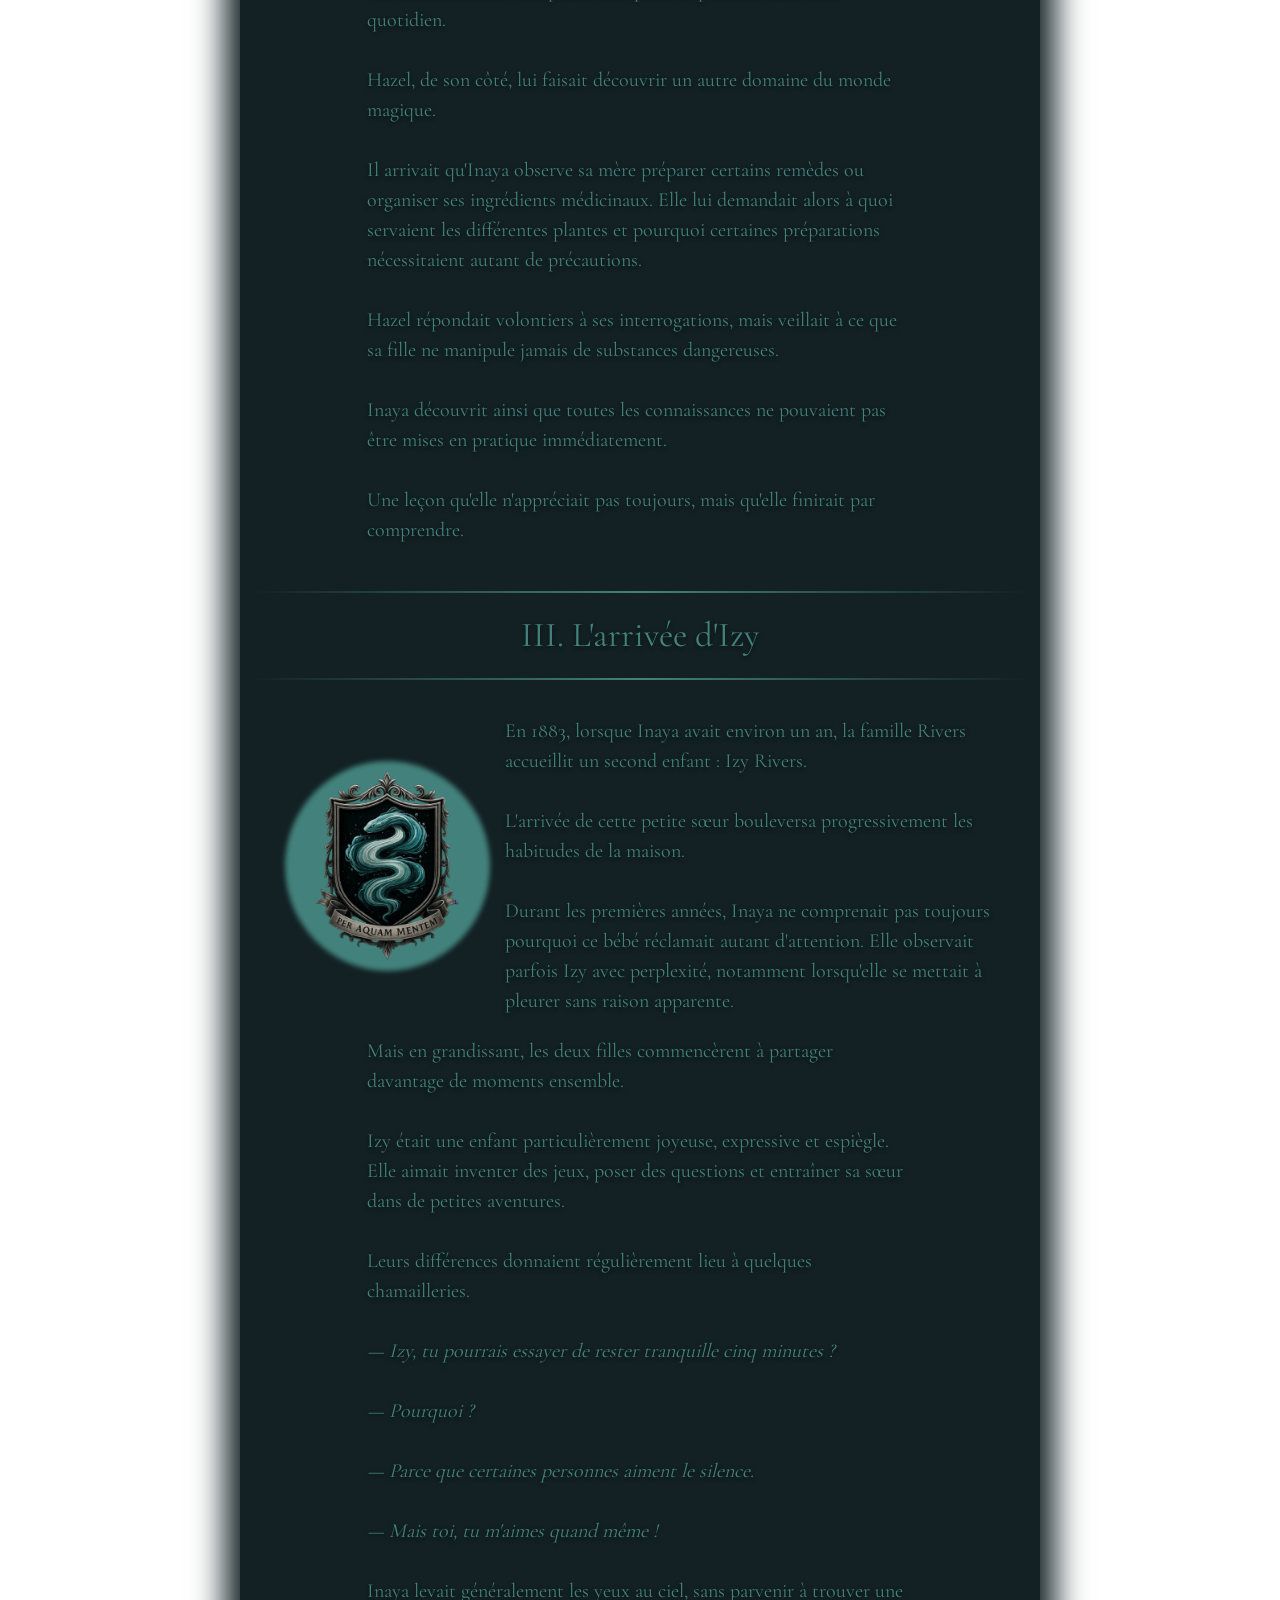
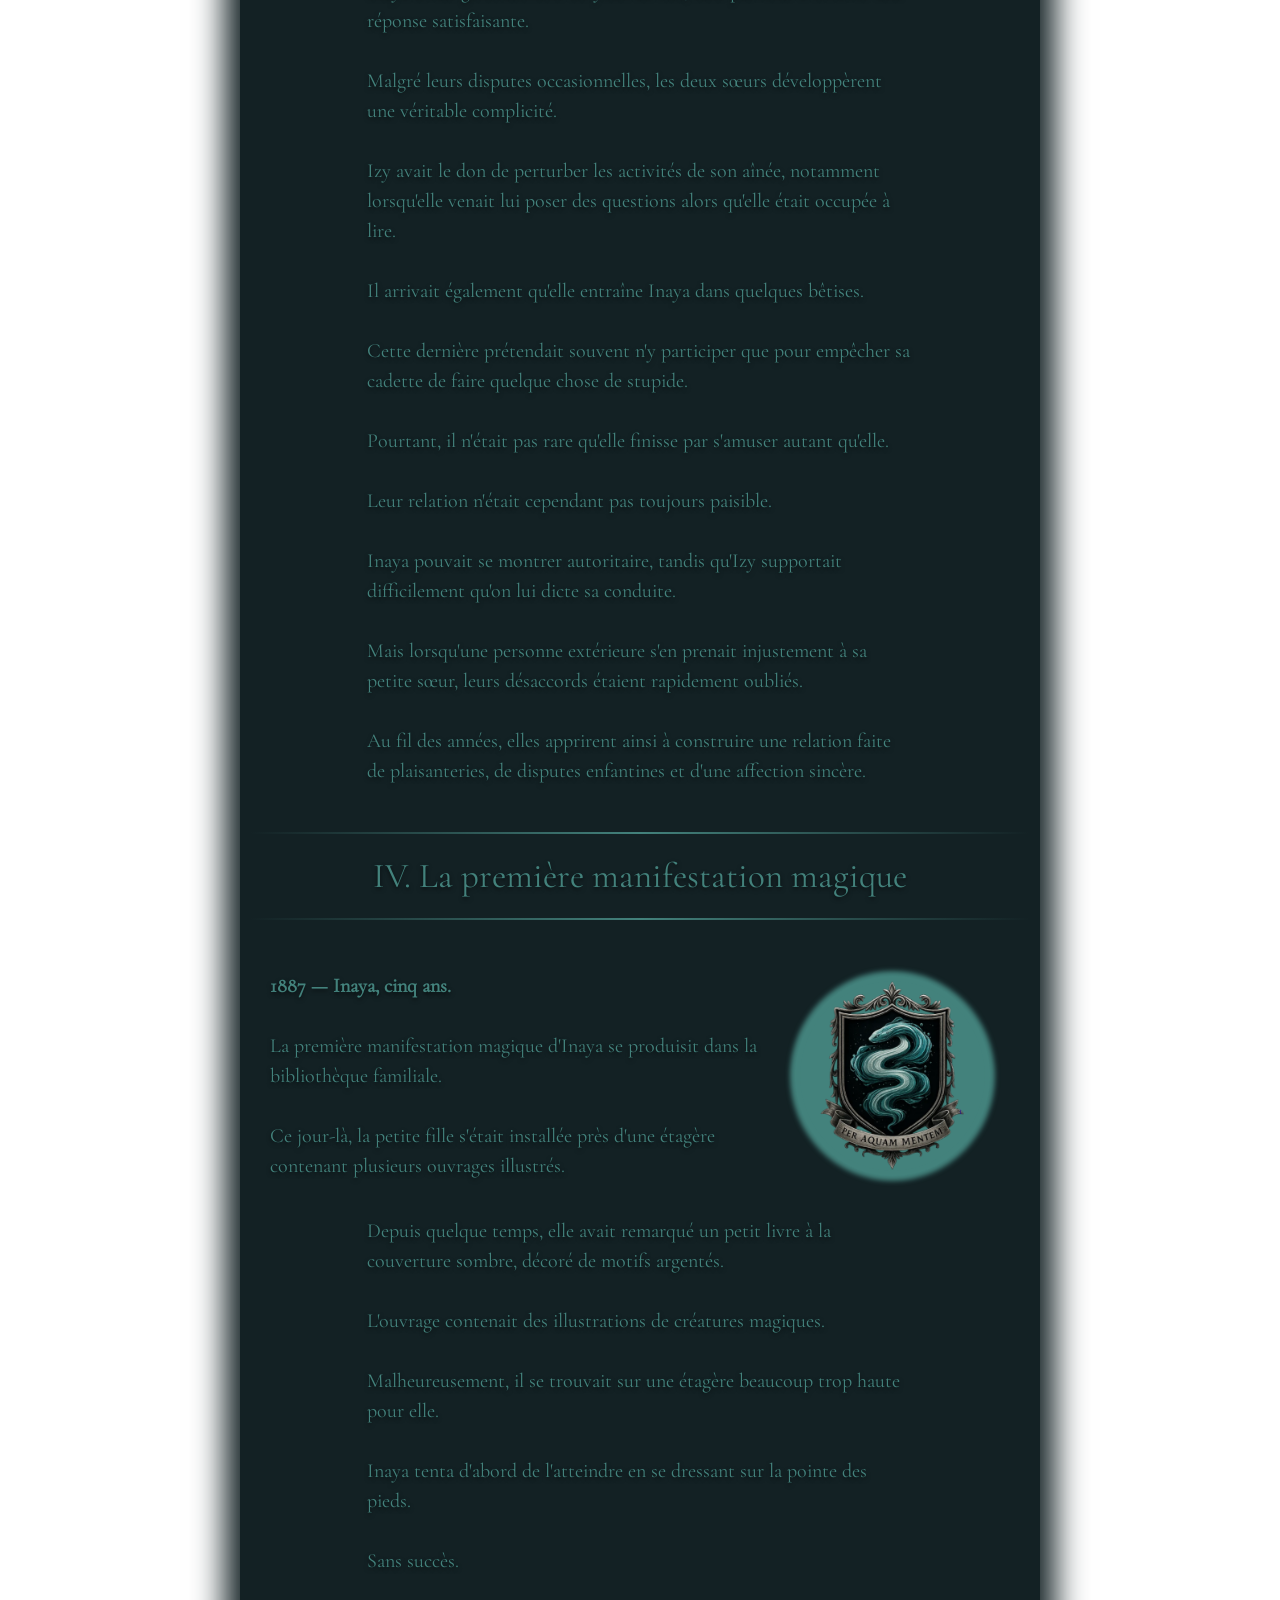
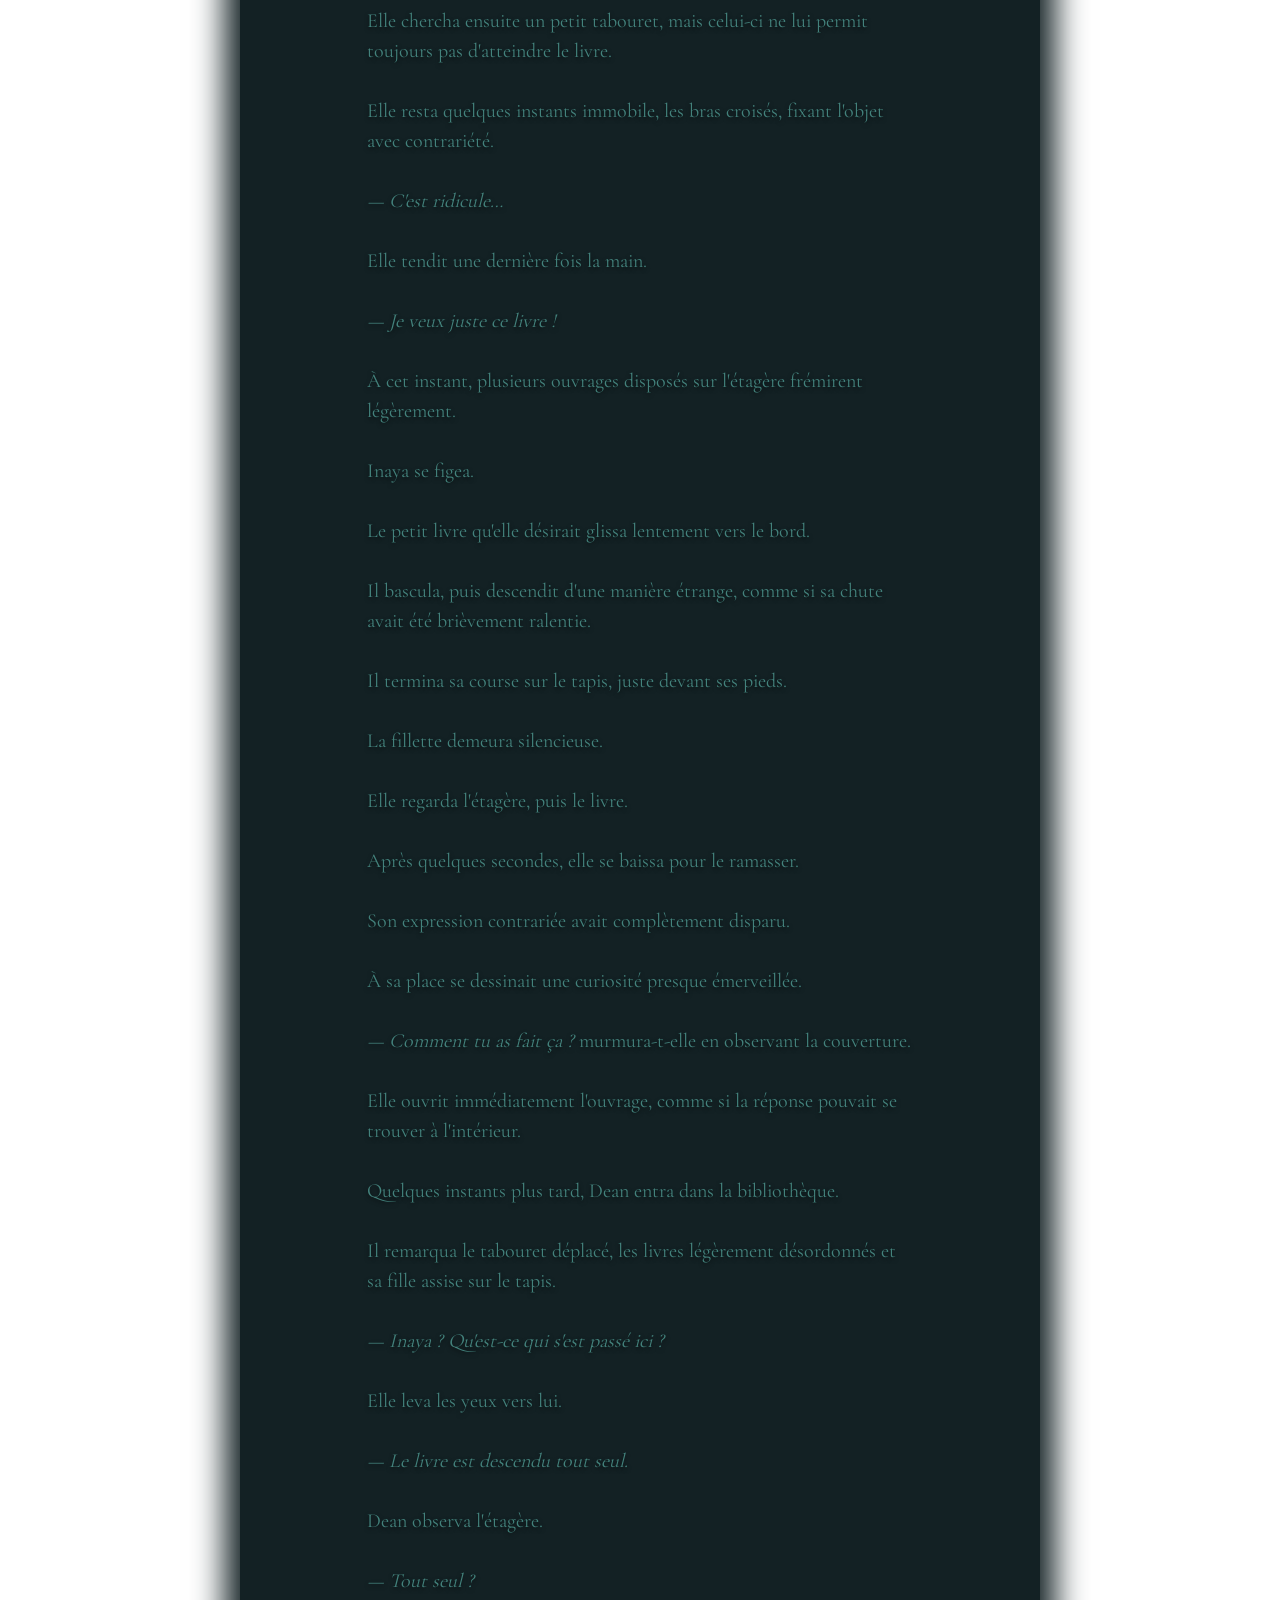
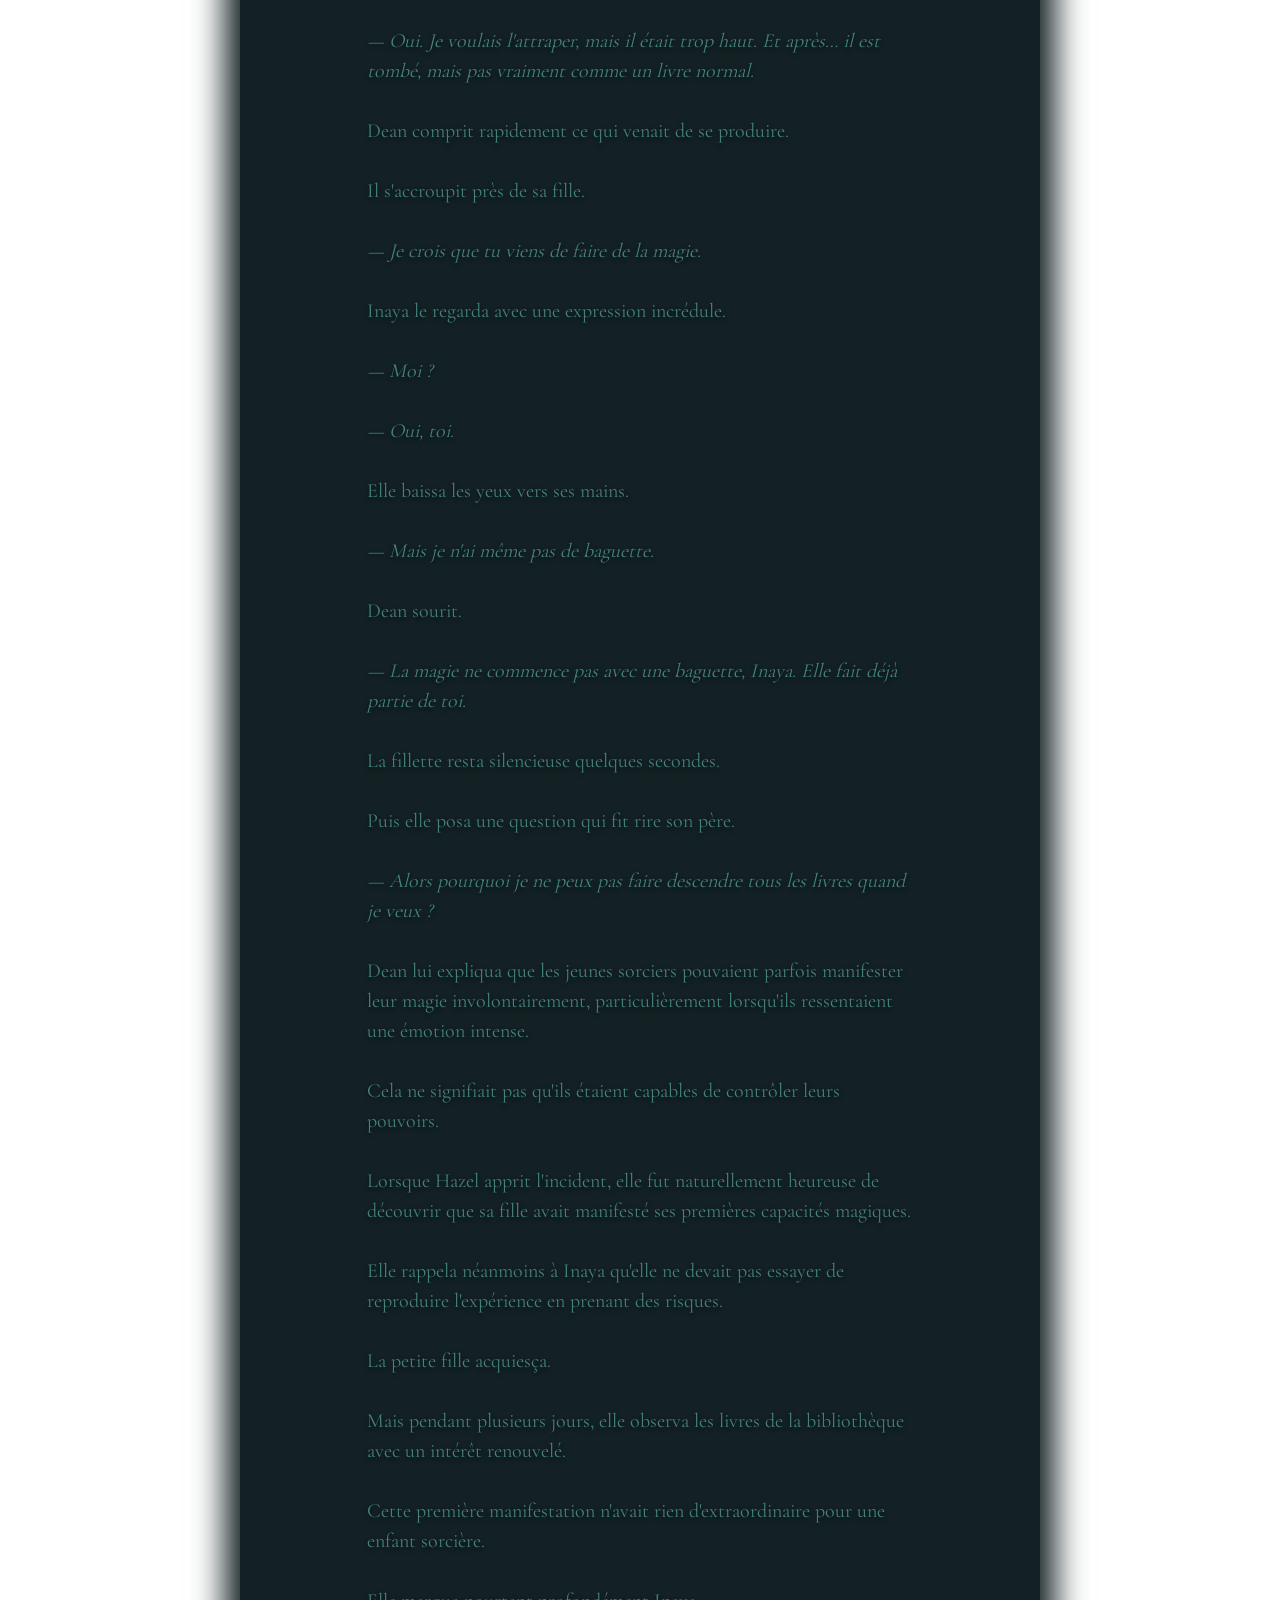
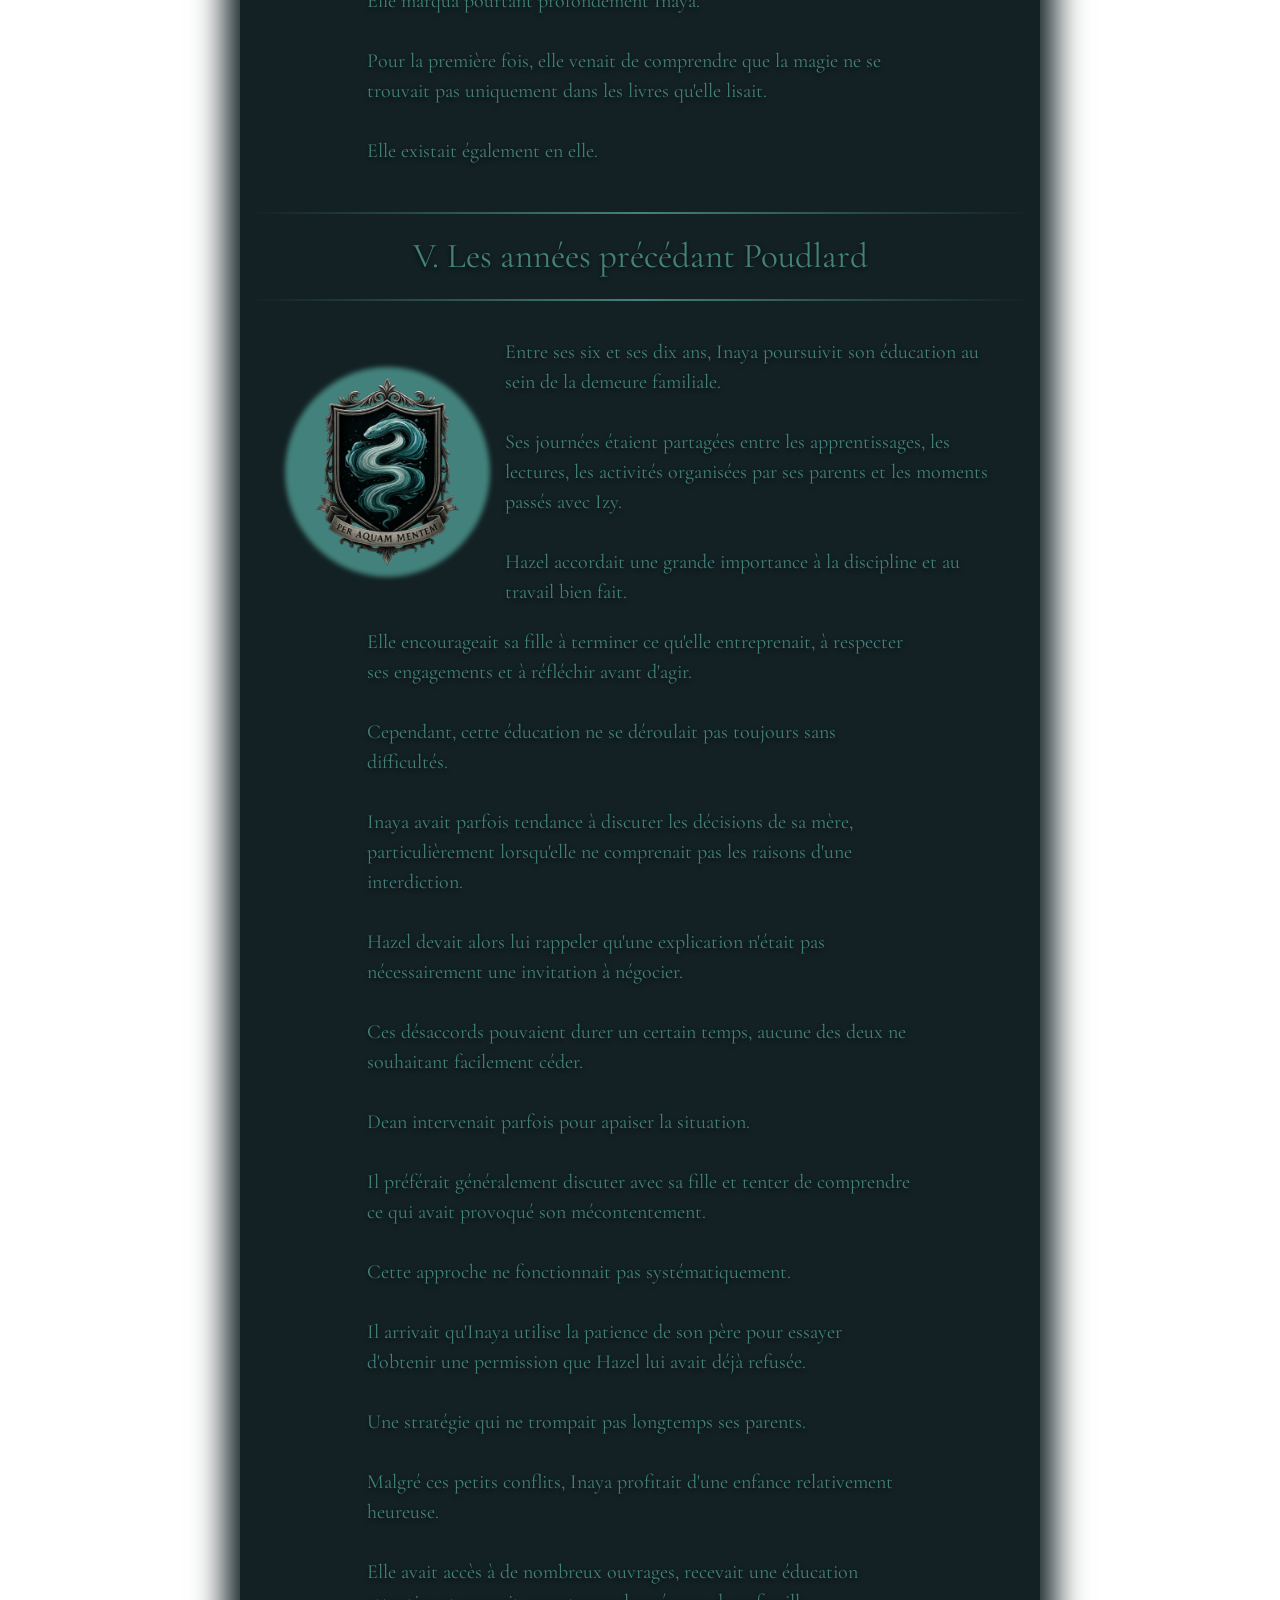
<file: pages/inaya.html>
<!DOCTYPE html>
<html lang="en">
<head>
    <meta charset="UTF-8">
    <meta name="viewport" content="width=device-width, initial-scale=1.0">
    <title>Inaya Rivers</title>
    <link rel="stylesheet" href="../css/style.css">
</head>
<body>

    <header>
        <img src="../img/titre_header.png" alt="Titre du site" onclick="location.href='../index.html';" style="cursor: pointer;">
    </header>
    
    <main class="main-histoire">

        
        <div class="paragraphe">
            <div class="img-txt">
                <div  class="emblem emblem-para">
                    <img src="../img/inaya-portrait.png" alt="Profil Inaya">
                </div>
               
                <div class="txt-pres">
                    <span>Nom :</span> Rivers.
                    <span>Prénom :</span> Inaya.
                    <span>Origines :</span> Britaniques.
                    <span>Sang :</span> Sang-pur.
                    <span>Age :</span> 11 Ans.
                    <span>Date de Naissance :</span> 1882.
                    <span>Maison souhaitée :</span> Serpentard.
                </div>
            </div>
        </div>

        <div class="paragraphe">
            <div class="txt-img">
                <div  class="cercle">
                    <img src="../img/baguette.png" alt="Baguette">
                </div>
                <div class="txt-pres">
                    <span>Bois de Baguette :</span> .
                    <span>Coeur de Baguette :</span> .
                    <span>Taille de Baguette :</span> .
                    <span>Rigidité de Baguette :</span> .
                </div>
                
            </div>
        </div>

        <div class="paragraphe">
            <div class="img-txt">
                <div  class="cercle">
                    <img src="../img/apparence.png" alt="Apparence">
                </div>
                <div class="txt-pres" style="font-size: 20px;"><span>Apparence Physique :</span> 
                    À onze ans, Inaya Rivers est une jeune fille à l'apparence soignée et élégante, dont les traits rappellent principalement ceux de sa mère, Hazel.

                    Elle possède une peau très claire, presque porcelainée, parsemée de quelques discrètes taches de rousseur sur le nez et le haut des joues. Son visage présente des traits fins, un nez délicat, des sourcils légèrement arqués et une mâchoire douce, mais déjà bien dessinée.
                </div>     
            </div>
            <div class="txt-para">Ses cheveux sont longs, épais et naturellement ondulés, d'un brun très foncé tirant vers le noir, légèrement plus clairs que les cheveux noir charbon de sa petite sœur. Ils descendent au-delà de ses épaules et encadrent naturellement son visage.

                Mais son trait le plus remarquable demeure sans aucun doute ses yeux.

                D'un gris particulièrement clair et profond, ils possèdent une intensité singulière, parfois accentuée par de légers reflets bleutés selon la lumière. Son regard peut sembler perçant, voire intimidant, notamment lorsqu'elle observe quelqu'un avec insistance.

                Inaya possède une silhouette fine, mesure environ 1,58 m et adopte généralement une posture droite, héritée de l'éducation rigoureuse reçue auprès de sa famille.

                Elle apprécie les vêtements élégants, mais sans extravagance. Ses préférences vont principalement aux robes simples, aux chemisiers soignés et aux couleurs sombres, notamment le noir, le gris, le bleu nuit et le vert profond.

                Bien qu'elle ressemble davantage à Hazel, certains détails de ses expressions rappellent également Dean.
            
            </div>  
        </div>

        <div class="paragraphe">
            <div class="txt-img">
                <div  class="cercle">
                    <img src="../img/personnalite.png" alt="Personnalité">
                </div>
                <div class="txt-pres" style="font-size: 20px;">
                    <span>Personnalité :</span> 
                   Inaya Rivers est une jeune fille à la personnalité complexe, mêlant intelligence, ambition, indépendance et une certaine difficulté à exprimer ouvertement ses sentiments.

                   <b>Curieuse et particulièrement observatrice</b>, elle possède un goût prononcé pour la connaissance. Elle apprécie la lecture, les recherches personnelles et les sujets nécessitant réflexion et raisonnement. Lorsqu'une question l'intéresse, elle peut consacrer des heures à chercher une réponse, refusant généralement de se satisfaire d'explications approximatives.
                </div>      
            </div>
            <div class="txt-para">Cette curiosité s'accompagne d'une ambition déjà bien présente malgré son jeune âge. Inaya souhaite réussir grâce à ses propres capacités et supporte difficilement l'échec. Elle peut recommencer plusieurs fois une activité jusqu'à obtenir un résultat qu'elle juge satisfaisant.

                Cependant, cette détermination possède également ses mauvais côtés.

                <b>Orgueilleuse, obstinée et parfois provocatrice</b>, Inaya n'apprécie guère qu'on la sous-estime ou qu'on lui impose des règles sans justification. Lorsqu'elle estime avoir raison, elle peut défendre son opinion avec une insistance particulièrement agaçante pour son entourage.

                Elle possède également un humour volontiers sarcastique et une répartie parfois mordante. Si elle se sent provoquée, ses remarques peuvent devenir piquantes, voire légèrement méchantes, sans qu'elle mesure toujours leur portée.

                Malgré son apparente assurance, Inaya n'accorde pas facilement sa confiance. Face aux inconnus, elle se montre généralement réservée, prudente et peu expressive. Elle préfère observer avant de se dévoiler, ce qui peut parfois lui donner une réputation de jeune fille froide ou hautaine.

                Cette impression ne reflète pourtant qu'une partie de sa personnalité.

                Lorsqu'elle se trouve en compagnie de personnes qu'elle apprécie, Inaya révèle un tempérament beaucoup plus espiègle et joueur. Elle aime plaisanter, taquiner ses proches et participer occasionnellement à quelques bêtises, à condition de ne pas en subir les conséquences.

                Elle possède également un sens profond de la loyauté. Bien qu'elle exprime rarement son affection par de grandes déclarations, elle se montre attentive et protectrice envers les personnes auxquelles elle tient, particulièrement sa petite sœur Izy.

                Sa fierté représente néanmoins l'un de ses principaux défauts. Reconnaître ses erreurs lui demande parfois un effort considérable, et elle préfère généralement prendre du recul avant de présenter des excuses discrètes.

                Inaya n'est donc ni une enfant parfaite ni une jeune fille foncièrement cruelle. Derrière son caractère parfois difficile se cache une enfant sensible, encore en train d'apprendre à comprendre ses émotions et à trouver sa place.

                Elle possède les qualités nécessaires pour accomplir de grandes choses, mais devra apprendre à ne pas laisser son orgueil et son ambition prendre le dessus sur son jugement.

                <b>Ses principales qualités :</b> intelligence, curiosité, ambition, loyauté, sens de l'observation, détermination et indépendance.

                <b>Ses principaux défauts :</b> orgueil, obstination, sarcasme, méfiance, impatience et difficulté à reconnaître ses erreurs ou à exprimer ses sentiments.
            
            </div>  
        </div>

        <div class="paragraphe">
            <div class="img-txt">
                <div  class="cercle">
                    <img src="../img/competences.png" alt="Compétences">
                </div>
                <div class="txt-pres" style="font-size: 20px;">
                    <span>Compétences :</span> 
                    A REMPLIR
                </div>
            </div>
        </div>

        <div class="paragraphe">
            <div class="txt-img">
                <div  class="cercle">
                    <img src="../img/objectifs.png" alt="Objectifs">
                </div>
                <div class="txt-pres" style="font-size: 20px;">
                    <span>Objectifs :</span> 
                     A REMPLIR
                    </div>      
            </div>
        </div>

        <div class="paragraphe">

            <hr class="gold-divider">
            <div class="txt-titre">
                <p>I. Une enfant née de deux anciennes lignées</p>
            </div>
            <hr class="gold-divider">

            <div class="img-txt">
                <div  class="cercle">
                    <img src="../img/Tempo.png" alt="Girah">
                </div>
                <div class="txt-para">En 1882, au sein de la demeure familiale des Rivers, naquit une petite fille prénommée Inaya.

                    Elle était le premier enfant de Dean Rivers, magizoologiste au ministère de la Magie, et de Hazel Rivers, née Blackhorne, médicomage issue d'une ancienne famille de sorciers britanniques.
                </div>
                
            </div> 
            <div class="txt-para">Sa naissance représentait bien davantage que l'arrivée d'un nouvel enfant. Elle réunissait deux héritages familiaux particulièrement anciens.

                Du côté paternel, les Rivers étaient réputés pour leur intérêt envers les créatures magiques, leur attachement aux connaissances et leur respect du monde vivant. Leur blason, orné d'un serpent turquoise et de deux corbeaux, rappelait leur devise : Per Aquam Mentem.

                Du côté maternel, les Blackhorne étaient connus pour leurs connaissances médicinales, leurs enchantements protecteurs et leur attachement à la préservation du savoir. Leur emblème représentait un corbeau noir, accompagné d'une lune et de fleurs blanches.

                Inaya grandit donc dans un environnement où les traditions occupaient une place importante. Les bibliothèques familiales renfermaient des manuscrits anciens, des traités de médecine magique et des ouvrages consacrés aux créatures fantastiques.

                Pourtant, Dean et Hazel ne souhaitaient pas élever leur fille dans l'idée que son ascendance lui conférait une quelconque supériorité.

                Tous deux considéraient que l'appartenance à une ancienne lignée impliquait avant tout des responsabilités.

                Ils espéraient transmettre à leurs enfants le respect du savoir, l'importance du jugement personnel et la conviction que la valeur d'un sorcier ne dépendait pas de la pureté de son sang.

                Dès les premières années de sa vie, Inaya fut ainsi entourée de connaissances, de traditions et d'attentes familiales qu'elle apprendrait progressivement à comprendre.

            </div>  

            <hr class="gold-divider">
            <div class="txt-titre">
                <p>II. Une enfance entre livres et curiosité</p>
            </div>
            <hr class="gold-divider">

            <div class="txt-img">
                <div  class="cercle">
                    <img src="../img/Tempo.png" alt="Girah">
                </div>
                <div class="txt-para">La demeure familiale des Rivers possédait une importante collection d'ouvrages consacrés à la magie, aux créatures fantastiques, à l'histoire des sorciers et aux recherches de leurs ancêtres.

                    Pour Inaya, ces bibliothèques représentaient un univers fascinant.
                </div>
                
            </div> 
            <div class="txt-para">Dès qu'elle fut suffisamment grande pour parcourir seule les différentes pièces de la maison, elle prit l'habitude de s'attarder devant les rayonnages, examinant les couvertures des livres et interrogeant les adultes sur les titres qu'elle ne comprenait pas encore.

                Dean prenait généralement plaisir à répondre à ses questions.

                Il lui arrivait de lui montrer certains ouvrages de magizoologie, notamment ceux contenant des illustrations de créatures magiques.

                Un jour, alors qu'ils parcouraient ensemble un livre consacré aux espèces les plus méconnues, Inaya interrompit son père.

                <i>— Papa, pourquoi certaines créatures magiques sont-elles considérées comme dangereuses ?</i>

                Dean lui expliqua que certaines espèces possédaient des capacités susceptibles de blesser gravement un sorcier, même sans intention malveillante.

                <i>— Alors ce n'est pas forcément parce qu'elles sont méchantes ?</i>

                <i>— Exactement.</i>

                Inaya réfléchit quelques instants avant de poursuivre :

                <i>— Dans ce cas, pourquoi les gens disent-ils qu'elles le sont ?</i>

                Dean sourit.

                Il lui expliqua que les sorciers avaient parfois tendance à craindre ce qu'ils ne comprenaient pas et que certaines réputations reposaient davantage sur des histoires que sur des observations sérieuses.

                Ces conversations occupaient une place importante dans leur quotidien.

                Hazel, de son côté, lui faisait découvrir un autre domaine du monde magique.

                Il arrivait qu'Inaya observe sa mère préparer certains remèdes ou organiser ses ingrédients médicinaux. Elle lui demandait alors à quoi servaient les différentes plantes et pourquoi certaines préparations nécessitaient autant de précautions.

                Hazel répondait volontiers à ses interrogations, mais veillait à ce que sa fille ne manipule jamais de substances dangereuses.

                Inaya découvrit ainsi que toutes les connaissances ne pouvaient pas être mises en pratique immédiatement.

                Une leçon qu'elle n'appréciait pas toujours, mais qu'elle finirait par comprendre.

            </div>  

            <hr class="gold-divider">
            <div class="txt-titre">
                <p>III. L'arrivée d'Izy</p>
            </div>
            <hr class="gold-divider">

            <div class="img-txt">
                <div  class="cercle">
                    <img src="../img/Tempo.png" alt="Girah">
                </div>
                <div class="txt-para">En 1883, lorsque Inaya avait environ un an, la famille Rivers accueillit un second enfant : Izy Rivers.

                    L'arrivée de cette petite sœur bouleversa progressivement les habitudes de la maison.

                    Durant les premières années, Inaya ne comprenait pas toujours pourquoi ce bébé réclamait autant d'attention. Elle observait parfois Izy avec perplexité, notamment lorsqu'elle se mettait à pleurer sans raison apparente.
                </div>
                
            </div> 
            <div class="txt-para">Mais en grandissant, les deux filles commencèrent à partager davantage de moments ensemble.

                Izy était une enfant particulièrement joyeuse, expressive et espiègle. Elle aimait inventer des jeux, poser des questions et entraîner sa sœur dans de petites aventures.

                Leurs différences donnaient régulièrement lieu à quelques chamailleries.

                <i>— Izy, tu pourrais essayer de rester tranquille cinq minutes ?</i>

                <i>— Pourquoi ?</i>

                <i>— Parce que certaines personnes aiment le silence.</i>

                <i>— Mais toi, tu m'aimes quand même !</i>

                Inaya levait généralement les yeux au ciel, sans parvenir à trouver une réponse satisfaisante.

                Malgré leurs disputes occasionnelles, les deux sœurs développèrent une véritable complicité.

                Izy avait le don de perturber les activités de son aînée, notamment lorsqu'elle venait lui poser des questions alors qu'elle était occupée à lire.

                Il arrivait également qu'elle entraîne Inaya dans quelques bêtises.

                Cette dernière prétendait souvent n'y participer que pour empêcher sa cadette de faire quelque chose de stupide.

                Pourtant, il n'était pas rare qu'elle finisse par s'amuser autant qu'elle.

                Leur relation n'était cependant pas toujours paisible.

                Inaya pouvait se montrer autoritaire, tandis qu'Izy supportait difficilement qu'on lui dicte sa conduite.

                Mais lorsqu'une personne extérieure s'en prenait injustement à sa petite sœur, leurs désaccords étaient rapidement oubliés.

                Au fil des années, elles apprirent ainsi à construire une relation faite de plaisanteries, de disputes enfantines et d'une affection sincère.

            </div> 
            
            <hr class="gold-divider">
            <div class="txt-titre">
                <p>IV. La première manifestation magique</p>
            </div>
            <hr class="gold-divider">

            <div class="txt-img">
                <div  class="cercle">
                    <img src="../img/Tempo.png" alt="Girah">
                </div>
                <div class="txt-para"><b>1887 — Inaya, cinq ans.</b>

                    La première manifestation magique d'Inaya se produisit dans la bibliothèque familiale.

                    Ce jour-là, la petite fille s'était installée près d'une étagère contenant plusieurs ouvrages illustrés.
                </div>
                
            </div> 
            <div class="txt-para">Depuis quelque temps, elle avait remarqué un petit livre à la couverture sombre, décoré de motifs argentés.

                L'ouvrage contenait des illustrations de créatures magiques.

                Malheureusement, il se trouvait sur une étagère beaucoup trop haute pour elle.

                Inaya tenta d'abord de l'atteindre en se dressant sur la pointe des pieds.

                Sans succès.

                Elle chercha ensuite un petit tabouret, mais celui-ci ne lui permit toujours pas d'atteindre le livre.

                Elle resta quelques instants immobile, les bras croisés, fixant l'objet avec contrariété.

                <i>— C'est ridicule…</i>

                Elle tendit une dernière fois la main.

                <i>— Je veux juste ce livre !</i>

                À cet instant, plusieurs ouvrages disposés sur l'étagère frémirent légèrement.

                Inaya se figea.

                Le petit livre qu'elle désirait glissa lentement vers le bord.

                Il bascula, puis descendit d'une manière étrange, comme si sa chute avait été brièvement ralentie.

                Il termina sa course sur le tapis, juste devant ses pieds.

                La fillette demeura silencieuse.

                Elle regarda l'étagère, puis le livre.

                Après quelques secondes, elle se baissa pour le ramasser.

                Son expression contrariée avait complètement disparu.

                À sa place se dessinait une curiosité presque émerveillée.

                <i>— Comment tu as fait ça ?</i> murmura-t-elle en observant la couverture.

                Elle ouvrit immédiatement l'ouvrage, comme si la réponse pouvait se trouver à l'intérieur.

                Quelques instants plus tard, Dean entra dans la bibliothèque.

                Il remarqua le tabouret déplacé, les livres légèrement désordonnés et sa fille assise sur le tapis.

                <i>— Inaya ? Qu'est-ce qui s'est passé ici ?</i>

                Elle leva les yeux vers lui.

                <i>— Le livre est descendu tout seul.</i>

                Dean observa l'étagère.

                <i>— Tout seul ?</i>

                <i>— Oui. Je voulais l'attraper, mais il était trop haut. Et après… il est tombé, mais pas vraiment comme un livre normal.</i>

                Dean comprit rapidement ce qui venait de se produire.

                Il s'accroupit près de sa fille.

                <i>— Je crois que tu viens de faire de la magie.</i>

                Inaya le regarda avec une expression incrédule.

                <i>— Moi ?</i>

                <i>— Oui, toi.</i>

                Elle baissa les yeux vers ses mains.

                <i>— Mais je n'ai même pas de baguette.</i>

                Dean sourit.

                <i>— La magie ne commence pas avec une baguette, Inaya. Elle fait déjà partie de toi.</i>

                La fillette resta silencieuse quelques secondes.

                Puis elle posa une question qui fit rire son père.

                <i>— Alors pourquoi je ne peux pas faire descendre tous les livres quand je veux ?</i>

                Dean lui expliqua que les jeunes sorciers pouvaient parfois manifester leur magie involontairement, particulièrement lorsqu'ils ressentaient une émotion intense.

                Cela ne signifiait pas qu'ils étaient capables de contrôler leurs pouvoirs.

                Lorsque Hazel apprit l'incident, elle fut naturellement heureuse de découvrir que sa fille avait manifesté ses premières capacités magiques.

                Elle rappela néanmoins à Inaya qu'elle ne devait pas essayer de reproduire l'expérience en prenant des risques.

                La petite fille acquiesça.

                Mais pendant plusieurs jours, elle observa les livres de la bibliothèque avec un intérêt renouvelé.

                Cette première manifestation n'avait rien d'extraordinaire pour une enfant sorcière.

                Elle marqua pourtant profondément Inaya.

                Pour la première fois, elle venait de comprendre que la magie ne se trouvait pas uniquement dans les livres qu'elle lisait.

                Elle existait également en elle.

            </div>  

            <hr class="gold-divider">
            <div class="txt-titre">
                <p>V. Les années précédant Poudlard</p>
            </div>
            <hr class="gold-divider">

            <div class="img-txt">
                <div  class="cercle">
                    <img src="../img/Tempo.png" alt="Girah">
                </div>
                <div class="txt-para">Entre ses six et ses dix ans, Inaya poursuivit son éducation au sein de la demeure familiale.

                    Ses journées étaient partagées entre les apprentissages, les lectures, les activités organisées par ses parents et les moments passés avec Izy.

                    Hazel accordait une grande importance à la discipline et au travail bien fait.
                </div>
                
            </div> 
            <div class="txt-para">Elle encourageait sa fille à terminer ce qu'elle entreprenait, à respecter ses engagements et à réfléchir avant d'agir.

                Cependant, cette éducation ne se déroulait pas toujours sans difficultés.

                Inaya avait parfois tendance à discuter les décisions de sa mère, particulièrement lorsqu'elle ne comprenait pas les raisons d'une interdiction.

                Hazel devait alors lui rappeler qu'une explication n'était pas nécessairement une invitation à négocier.

                Ces désaccords pouvaient durer un certain temps, aucune des deux ne souhaitant facilement céder.

                Dean intervenait parfois pour apaiser la situation.

                Il préférait généralement discuter avec sa fille et tenter de comprendre ce qui avait provoqué son mécontentement.

                Cette approche ne fonctionnait pas systématiquement.

                Il arrivait qu'Inaya utilise la patience de son père pour essayer d'obtenir une permission que Hazel lui avait déjà refusée.

                Une stratégie qui ne trompait pas longtemps ses parents.

                Malgré ces petits conflits, Inaya profitait d'une enfance relativement heureuse.

                Elle avait accès à de nombreux ouvrages, recevait une éducation attentive et pouvait compter sur la présence de sa famille.

                Les moments passés avec Izy occupaient également une place importante.

                Les deux sœurs inventaient parfois des jeux dans les jardins ou exploraient les différentes pièces de la demeure.

                Il arrivait qu'elles commettent quelques bêtises, notamment lorsqu'une idée particulièrement amusante leur venait à l'esprit.

                Dean se montrait souvent indulgent face à ces incidents, tandis que Hazel veillait à ce que leurs filles comprennent les conséquences de leurs actes.

                Ces années permirent à Inaya de découvrir progressivement les limites de son indépendance.

                Elle apprit notamment que l'on pouvait être convaincu d'avoir raison et devoir malgré tout accepter une décision contraire à ses souhaits.

                Une leçon qu'elle était encore loin de maîtriser parfaitement.

            </div> 

            
            <hr class="gold-divider">
            <div class="txt-titre">
                <p>VI. Les enseignements de Dean et Hazel</p>
            </div>
            <hr class="gold-divider">

            <div class="txt-img">
                <div  class="cercle">
                    <img src="../img/Tempo.png" alt="Girah">
                </div>
                <div class="txt-para">L'éducation d'Inaya fut profondément marquée par les domaines de prédilection de ses parents.

                    Hazel lui transmit ses premières connaissances en botanique et lui fit découvrir certains principes fondamentaux de la médecine magique.
                </div>             
            </div> 
            <div class="txt-para">Il ne s'agissait pas encore de véritables cours de médicomagie, mais plutôt d'explications adaptées à son âge.

                Inaya apprit ainsi à reconnaître quelques plantes, à comprendre l'utilité de certaines préparations et à respecter les précautions nécessaires lorsqu'on manipulait des ingrédients magiques.

                Dean lui fit découvrir un univers différent.

                Grâce à ses recherches et à ses missions au ministère, il possédait de nombreux carnets d'observation consacrés aux créatures magiques.

                Il lui arrivait de partager certaines découvertes avec ses filles, leur montrant des illustrations ou leur racontant les circonstances de ses observations.

                Inaya appréciait particulièrement les récits concernant les espèces méconnues.

                Cependant, elle ne partageait pas toujours l'enthousiasme de son père pour les longues excursions.

                Il lui arrivait de préférer l'étude d'un ouvrage à plusieurs heures passées dans la nature à attendre l'apparition d'une créature.

                Dean ne s'en offusquait pas.

                Il considérait que chacun devait découvrir ses propres passions.

                Au-delà de leurs enseignements respectifs, Dean et Hazel tenaient à transmettre à leurs filles certaines valeurs communes.

                Ils leur apprirent notamment à respecter les autres sorciers, indépendamment de leur ascendance.

                Inaya connaissait parfaitement l'ancienneté des familles Rivers et Blackhorne.

                Elle savait que leurs noms étaient associés à plusieurs générations de recherches et de traditions.

                Mais ses parents lui rappelaient régulièrement qu'un héritage prestigieux ne suffisait pas à faire de quelqu'un une personne respectable.

                À leurs yeux, les actes comptaient davantage que les origines.

                Cet enseignement accompagnerait Inaya lorsqu'elle quitterait finalement la demeure familiale.

            </div>  
            
            <hr class="gold-divider">
            <div class="txt-titre">
                <p>VII. La lettre de Poudlard</p>
            </div>
            <hr class="gold-divider">

            <div class="img-txt">
                <div  class="cercle">
                    <img src="../img/Tempo.png" alt="Girah">
                </div>
                <div class="txt-para">À l'approche de ses onze ans, Inaya attendait avec impatience le moment où elle pourrait enfin rejoindre Poudlard.

                    Depuis son enfance, elle avait entendu de nombreuses histoires concernant le château.

                    Dean lui avait parlé de la tour de Serdaigle, des salles de classe et de ses souvenirs d'étudiant.
                </div>
                
            </div> 
            <div class="txt-para">Hazel lui avait raconté les longues soirées consacrées aux devoirs, les exigences de certains professeurs et les nombreuses connaissances qu'elle avait acquises durant sa scolarité.

                Inaya avait également découvert plusieurs descriptions de l'école dans les ouvrages familiaux.

                Mais aucune lecture ne pouvait véritablement remplacer l'expérience de s'y rendre elle-même.

                Lorsque sa lettre d'admission arriva enfin, elle la relut plusieurs fois.

                Malgré ses efforts pour conserver son calme, elle ne parvenait pas à dissimuler complètement sa satisfaction.

                Izy, évidemment, voulut connaître chaque détail.

                <i>— Tu vas vraiment aller à Poudlard ?</i>

                <i>— C'est ce qui est écrit.</i>

                <i>— Et tu vas apprendre des sorts ?</i>

                <i>— Normalement, oui.</i>

                <i>— Et tu pourras m'en montrer ?</i>

                Inaya leva les yeux vers elle.

                <i>— Tu sais très bien que je n'ai pas le droit de faire de la magie à la maison.</i>

                Izy soupira.

                <i>— C'est vraiment dommage.</i>

                La perspective du départ suscita rapidement de nombreuses conversations dans la famille.

                Hazel commença à organiser les préparatifs nécessaires, veillant à ce que rien ne manque à sa fille.

                Dean, quant à lui, profita de l'occasion pour lui raconter quelques anecdotes supplémentaires sur ses années d'études.

                Inaya l'écoutait avec intérêt, tout en imaginant ce qu'elle pourrait découvrir une fois sur place.

                Pour la première fois, elle allait quitter durablement le cadre familial.

                Elle devrait apprendre à vivre parmi d'autres élèves, suivre les enseignements de ses professeurs et prendre certaines décisions sans pouvoir consulter immédiatement ses parents.

                Cette perspective l'enthousiasmait autant qu'elle l'impressionnait.

            </div> 
            <hr class="gold-divider">
            <div class="txt-titre">
                <p>VIII. Le départ pour Poudlard</p>
            </div>
            <hr class="gold-divider">

            <div class="txt-img">
                <div  class="cercle">
                    <img src="../img/Tempo.png" alt="Girah">
                </div>
                <div class="txt-para">Le jour du départ arriva en septembre 1893.

                    À la gare de King's Cross, Inaya se tenait près de ses parents et de sa petite sœur.

                    Autour d'eux, de nombreuses familles accompagnaient leurs enfants vers le Poudlard Express.
                </div>             
            </div> 
            <div class="txt-para">Certains élèves semblaient déjà habitués à ce voyage, tandis que d'autres découvraient les lieux pour la première fois.

                Hazel vérifia une dernière fois qu'Inaya possédait toutes ses affaires.

                <i>— Tes livres ?</i>

                <i>— Oui, maman.</i>

                <i>— Tes affaires de cours ?</i>
                
                <i>— Oui.</i>

                <i>— Et ta baguette ?</i>

                Inaya soupira doucement.

                <i>— Maman, tu me l'as déjà demandé.</i>

                Hazel lui adressa un regard qui suffit à interrompre toute remarque supplémentaire.

                Dean, légèrement amusé, posa une main sur l'épaule de sa fille.

                <i>— Profite de cette année, Inaya. Apprends autant que tu peux, mais n'oublie pas de vivre un peu aussi.</i>

                Elle hocha la tête.

                Izy, quant à elle, semblait beaucoup moins enthousiaste à l'idée de voir sa sœur partir.

                <i>— Tu vas m'écrire ?</i>

                <i>— Évidemment.</i>

                <i>— Souvent ?</i>

                <i>— Si tu arrêtes de poser des questions pendant cinq minutes.</i>

                Izy lui tira la langue.

                Inaya esquissa un sourire.

                Puis, après quelques derniers échanges, elle monta dans le Poudlard Express.

                Lorsqu'elle trouva une place près d'une fenêtre, elle observa une dernière fois sa famille sur le quai.

                Elle ne fit pas de grands gestes.

                Mais elle leva légèrement la main.

                Et lorsque le train commença à avancer, elle sentit quelque chose changer.

                Elle n'était plus seulement la fille de Dean et Hazel Rivers.

                Elle allait désormais devoir apprendre à devenir Inaya Rivers par elle-même.

            </div>  
        </div>

       <div class="box-emblem btn-retour" onclick="location.href='../index.html';" style="cursor: pointer;">
            <div class="btn-emblem-border">
                <p class="btn-emblem">Retour</p>
            </div>
        </div>
    </main>

    <footer>
        <p>&copy; Fait par Girah.</p>
    </footer>
</body>
</html>
</file>
<file: css/style.css>
/*RESET CSS*/
/* 1. Use a more-intuitive box-sizing model */
*, *::before, *::after {
    box-sizing: border-box;
  }
  /* 2. Remove default margin */
  * {
    margin: 0;
  }
  body {
    /* 3. Add accessible line-height */
    line-height: 1.5;
    /* 4. Improve text rendering */
    -webkit-font-smoothing: antialiased;
  }
  /* 5. Improve media defaults */
  img, picture, video, canvas, svg {
    display: block;
    max-width: 100%;
  }
  /* 6. Inherit fonts for form controls */
  input, button, textarea, select {
    font: inherit;
  }
  /* 7. Avoid text overflows */
  p, h1, h2, h3, h4, h5, h6 {
    overflow-wrap: break-word;
  }
  /* 8. Improve line wrapping */
  p {
    text-wrap: pretty;
  }
  h1, h2, h3, h4, h5, h6 {
    text-wrap: balance;
  }
  /*
    9. Create a root stacking context
  */
  #root, #__next {
    isolation: isolate;
  }

  img, body, html {
    color-scheme: only light;
}

  /*BODY*/

  @font-face {
    font-family: "Cormorant Garamond";
    src: url("/fonts/CormorantGaramond-VariableFont_wght.ttf") format("truetype");
    font-weight: normal;
    font-style: normal;
}

body {
    background-image: url('../img/background.png');
    background-size: cover; 
    background-position: center center; 
    background-repeat: no-repeat;
    background-attachment: fixed; 
    
    font-family: "Cormorant Garamond", serif;

    display: flex;
    flex-direction: column;
    align-items: center;
    min-height: 100vh;
    max-width: 100%;
    margin: 0%;
    box-sizing: border-box;
}

/*HEADER*/
header{
    padding: 10px;
    width: 70%;
    display: flex;
    justify-content: center;
}

header img {
    min-width: 300px;
}

/*MAIN*/
main {
    flex: 1;
    display: flex;
    flex-direction: column;
    align-items: center;
    width: 100%;
}

/* Index Emblem */

.box-emblem {
    display: inline-flex;
    flex-direction: column;
    align-items: center;
    width: 60%;
    max-width: 300px;
    margin-top: 10px;
    transition: transform 0.3s ease; /* animation fluide */
}

.box-emblem:hover {
    transform: scale(1.1); /* zoom à 110% de taille initiale */
}

.emblem {
    position: relative;
    width: 95%;
    clip-path: polygon(10% 1%, 90% 1%, 95% 5%, 95% 75%, 50% 96%, 5% 75%, 5% 5% );
    overflow: hidden;
    background-color:#43827c;
}

.emblem img {
    width: 100%;
    object-fit: cover;
}

.emblem-border {
    width: 100%;
    clip-path: polygon(10% 0%, 90% 0%, 95% 5%, 95% 75%, 50% 98%, 5% 75%, 5% 5%);
    background-color:#132124;
    display: flex;
    justify-content: center;
    align-items: center;
    padding: 2%;
    position: relative; /* essentiel pour positionner absolument le texte enfant */
}
  
.emblem-text {
      position: absolute;
      bottom: 20%; /* place le texte vers le bas (ajuste selon tes préférences) */
      text-align: center;
      color: #43827c; /* couleur du texte */
      font-weight: bold;
      font-size: 1.7em;
      text-shadow: 0 1px 2px rgba(0,0,0,0.9); /* effet ombre pour lisibilité */
      pointer-events: none; 
      user-select: none;
      background-color: #132124 ;
      width: 100%;
}

/*BOUTONS*/
.btn-emblem {
    background-color:#132124 ;
    padding: 5%;
    clip-path: polygon(5% 0%, 95% 0%, 100% 15%, 100% 85%, 95% 100%, 5% 100%, 0% 85%, 0% 15% );
    font-size: 1.8em;
    font-weight: bold;
    color: #43827c;
    text-align: center;
    text-shadow: 0 2px 4px rgba(0,0,0,0.6); /* effet ombre pour lisibilité */
}

.btn-emblem-border {
    width: 80%;
    background-color:#43827c ;
    padding: 5px;
    clip-path: polygon(5% 0%, 95% 0%, 100% 15%, 100% 85%, 95% 100%, 5% 100%, 0% 85%, 0% 15% );
}

.btn-retour {
  margin: 30px 0px 20px 0px;
}




/*BOUTONS*/

.btn-retour {
  margin: 30px 0px 20px 0px;
}

/*DIV DE TEXTE*/

.paragraphe {
  display: flex;
  flex-direction: column;
  align-items: center;
  width: 80%;
  background-color: #132124 ;
  color: #43827c; ;
  text-shadow: 0 2px 4px rgba(0,0,0,0.6); 
  padding: 10px;
  box-shadow: 0 0 30px 15px #132124;
  font-weight: 500;
  font-size: 20px;
  margin: 30px;
}

.paragraphe span {
  font-size: 20px;
  font-weight: bold;
}

.emblem-para {
  width: 80%;
  margin : 20px;
}

.txt-pres {
  white-space: pre-line;
  font-size: 25px;
  height: 100%;
  justify-content: center;

}


.txt-pres span {
  font-weight: bold;
  text-decoration: underline;
  font-size: 25px;
}



.txt-para {
  white-space: pre-line;
}

.cercle {
  width: 200px;
  height: 200px;
  border-radius: 50%;
  overflow: hidden;
  background-color: #43827c ;
  display: flex;
  padding: 5px;
  box-shadow: 0 0 5px 5px #43827c;
  margin: 20px;
}

.cercle img {
  background-color:#43827c;
  border-radius: 50%;
}

.txt-img, .img-txt {
  display: flex;
  flex-direction: column;
  align-items: center;
  padding: 20px 0px 20px 0px;
}

#box-arbre {
  background-color: #bfd4ce;
  padding: 10px;
  box-shadow: 0 0 30px 15px #bfd4ce;
}

.gold-divider {
  border: none;
  height: 2px;
  width: 100%;
  background: linear-gradient(
  to right,
  transparent,
  #43827c 50%,
  transparent
);
  margin: 1rem 0;
}

.txt-titre {
  display: flex;
  flex-direction: column;
  align-items: center;
  width: 100%;
  font-size: 35px;
}



/*FOOTER*/
footer {
    text-align: center;
    padding: 5px;
    background-color: #132124;
    color: #43827c;
    width: 100%;
    font-weight: bold;
    text-shadow: 0 2px 4px rgba(0,0,0,0.6); /* effet ombre pour lisibilité */
}


/*RESPONSIVE*/
/* Tablette (à partir de 768px) */
@media screen and (min-width: 768px) {
    #main-index {
        flex-direction: row;
        justify-content: space-evenly;
        width: 100%;
    }

    .main-histoire {
      max-width: 1000px;
    }

    .img-txt {
      padding: 2ch;
      display: flex;
      flex-direction: row;
      justify-content: space-between;
      width: 100%;
    }

    .txt-img {
      padding: 20px;
      display: flex;
      flex-direction: row-reverse;
      justify-content: space-between;
      width: 100%;
    }

    .cercle {
      width: 30%;
      width: 200px;
    }
    .txt-para, .txt-pres {
      width: 70%;
      min-width: 300px;
      max-width: 750px;
    }

    .emblem-para {
      width: 30%;
    }

    
}

/* Bureau (à partir de 1024px) */
@media screen and (min-width: 1024px) {
    main {
        font-size: 18px;
    }
}
</file>
